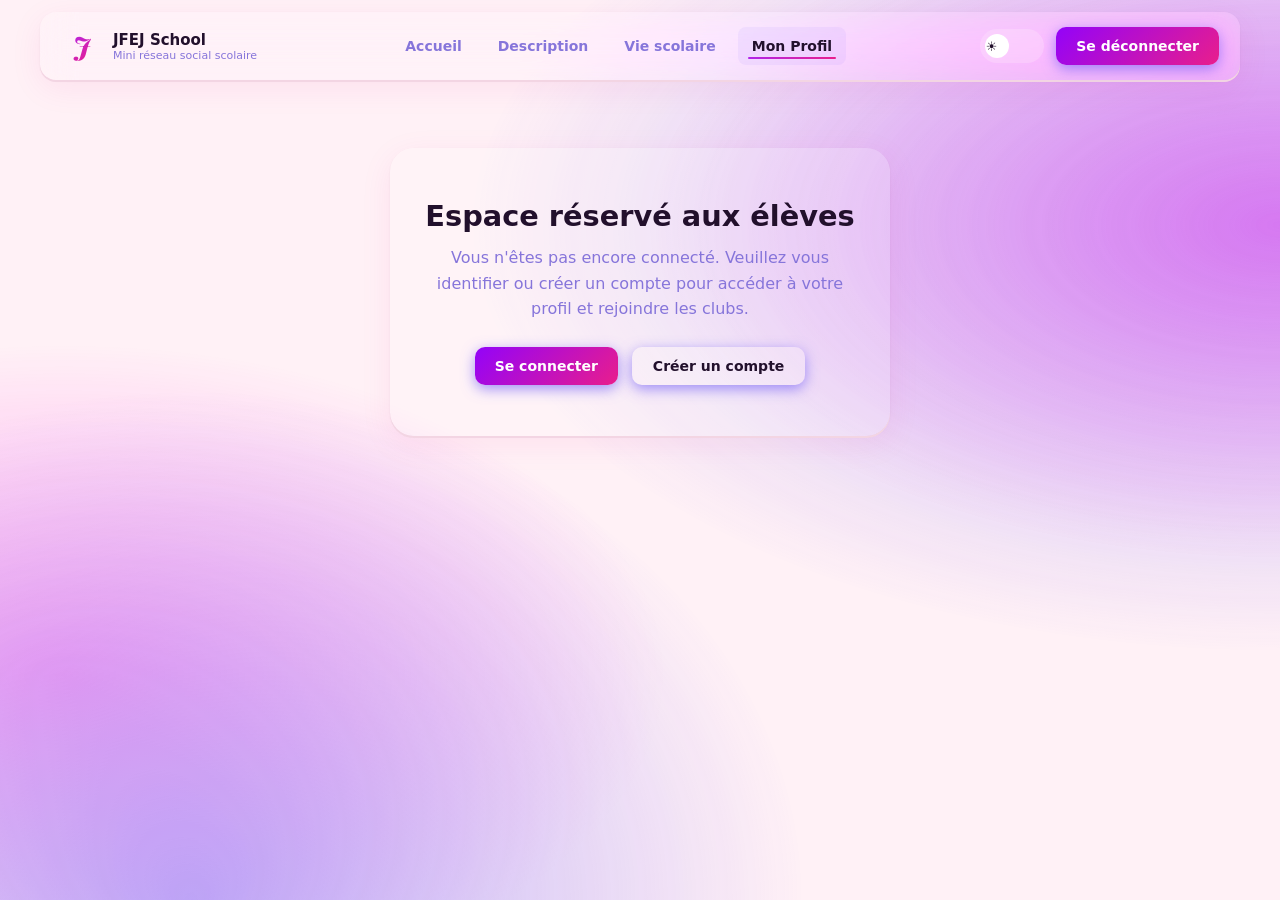
<file: JFEJ/HTML/profil.html>
<!DOCTYPE html>
<html lang="fr">
<head>
  <meta charset="UTF-8" />
  <meta name="viewport" content="width=device-width, initial-scale=1.0" />
  <title>JFEJ School — Mon Profil</title>
  <meta name="description" content="Espace profil de l'élève sur JFEJ School, mini réseau social pour lycéens." />
  
  <!-- Feuilles de style -->
  <link rel="stylesheet" href="../CSS/common.css" />
  <link rel="stylesheet" href="../CSS/profil.css" />
</head>
<body>
  <input type="checkbox" id="dark-mode-toggle" />

  <!-- HEADER TOPBAR -->
  <header class="topbar">
    <div class="container nav">
      <a href="index.html" class="brand" aria-label="JFEJ School">
        <div class="brand-mark">
          <span class="letter-j">J</span>
        </div>
        <div class="brand-text">
          <strong>JFEJ School</strong>
          <span>Mini réseau social scolaire</span>
        </div>
      </a>

      <nav class="menu" aria-label="Navigation principale">
        <ul>
          <li><a href="index.html">Accueil</a></li>
          <li><a href="description.html">Description</a></li>
          <li><a href="vie-scolaire.html">Vie scolaire</a></li>
          <li><a href="profil.html" aria-current="page">Mon Profil</a></li>
        </ul>
      </nav>

      <div class="actions">
        <label class="toggle-dark-mode" for="dark-mode-toggle" aria-label="Basculer le mode sombre">
          <div class="toggle-track">
            <div class="toggle-knob">
              <span class="toggle-icon toggle-icon--sun">☀</span>
              <span class="toggle-icon toggle-icon--moon">☽</span>
            </div>
          </div>
        </label>
        <a href="#logout" id="nav-auth-btn" class="btn-cta">Se déconnecter</a>
      </div>
    </div>
  </header>

  <main>
    <!-- CAS 1 : UTILISATEUR CONNECTÉ -->
    <div id="profile-logged-view" class="profile-container">
      <!-- CARTE ENTÊTE -->
      <section class="profile-card-header">
        <div class="profile-user-info">
          <div id="avatar-initials" class="profile-avatar">EN</div>
          <div class="profile-names">
            <h1 id="profile-display-name">Élève NSI</h1>
            <p id="profile-display-email" class="profile-email">eleve@jfej.fr</p>
            <div class="profile-badges">
              <span id="badge-classe" class="badge badge-classe">1ère Générale</span>
              <span id="badge-specialite" class="badge badge-specialite">NSI, Mathématiques, Physique-Chimie</span>
              <span class="badge badge-status">Compte actif</span>
            </div>
          </div>
        </div>

        <div class="header-actions">
          <a href="vie-scolaire.html" class="btn-cta">Voir les Clubs</a>
          <button id="btn-quick-logout" class="btn-logout" type="button">Déconnexion</button>
        </div>
      </section>

      <!-- STATISTIQUES RÉSEAU SCOLAIRE -->
      <section class="profile-stats-grid">
        <div class="stat-card">
          <div class="stat-icon">
            <svg width="26" height="26" viewBox="0 0 24 24" fill="none" stroke="currentColor" stroke-width="2" stroke-linecap="round" stroke-linejoin="round"><path d="M22 10v6M2 10l10-5 10 5-10 5z"/><path d="M6 12v5c3 3 9 3 12 0v-5"/></svg>
          </div>
          <div class="stat-number">3</div>
          <div class="stat-label">Clubs rejoints</div>
        </div>
        <div class="stat-card">
          <div class="stat-icon">
            <svg width="26" height="26" viewBox="0 0 24 24" fill="none" stroke="currentColor" stroke-width="2" stroke-linecap="round" stroke-linejoin="round"><path d="M14 2H6a2 2 0 0 0-2 2v16a2 2 0 0 0 2 2h12a2 2 0 0 0 2-2V8z"/><polyline points="14 2 14 8 20 8"/><line x1="16" y1="13" x2="8" y2="13"/><line x1="16" y1="17" x2="8" y2="17"/></svg>
          </div>
          <div class="stat-number">7</div>
          <div class="stat-label">Ressources & Cours partagés</div>
        </div>
        <div class="stat-card">
          <div class="stat-icon">
            <svg width="26" height="26" viewBox="0 0 24 24" fill="none" stroke="currentColor" stroke-width="2" stroke-linecap="round" stroke-linejoin="round"><path d="M21 15a2 2 0 0 1-2 2H7l-4 4V5a2 2 0 0 1 2-2h14a2 2 0 0 1 2 2z"/></svg>
          </div>
          <div class="stat-number">18</div>
          <div class="stat-label">Discussions actives</div>
        </div>
        <div class="stat-card">
          <div class="stat-icon">
            <svg width="26" height="26" viewBox="0 0 24 24" fill="none" stroke="currentColor" stroke-width="2" stroke-linecap="round" stroke-linejoin="round"><rect x="3" y="11" width="18" height="11" rx="2" ry="2"/><path d="M7 11V7a5 5 0 0 1 10 0v4"/></svg>
          </div>
          <div class="stat-number">100%</div>
          <div class="stat-label">Profil sécurisé</div>
        </div>
      </section>

      <!-- CONTENU PRINCIPAL EN 2 COLONNES -->
      <div class="profile-main-grid">
        <!-- Colonne Gauche : Détails du compte -->
        <section class="profile-card-section">
          <h2>Détails de mon compte</h2>
          <div class="info-list">
            <div class="info-item">
              <span class="info-label">Prénom</span>
              <span id="info-prenom" class="info-value">Élève</span>
            </div>
            <div class="info-item">
              <span class="info-label">Nom</span>
              <span id="info-nom" class="info-value">NSI</span>
            </div>
            <div class="info-item">
              <span class="info-label">Email scolaire</span>
              <span id="info-email" class="info-value">eleve@jfej.fr</span>
            </div>
            <div class="info-item">
              <span class="info-label">Niveau d'études</span>
              <span id="info-classe" class="info-value">1ère Générale</span>
            </div>
            <div class="info-item">
              <span class="info-label">Spécialités</span>
              <span id="info-specialite" class="info-value">Numérique et Sciences Informatiques (NSI), Mathématique, Physique-Chimie</span>
            </div>
            <div class="info-item">
              <span class="info-label">Établissement</span>
              <span class="info-value">Lycée JFEJ School</span>
            </div>
          </div>
        </section>

        <!-- Colonne Droite : Modifier mes informations -->
        <section class="profile-card-section">
          <h2>Mettre à jour mon profil</h2>
          
          <form id="profile-edit-form" class="edit-form">
            <div class="edit-group">
              <label for="edit-bio">Bio scolaire :</label>
              <textarea id="edit-bio" class="edit-textarea" placeholder="Partagez quelques mots sur vos matières préférées, vos projets..."></textarea>
            </div>

            <div class="edit-group">
              <span class="specialite-label">Spécialités :</span>
              <div id="specialite-fields" class="specialite-fields" aria-describedby="specialite-help">
                <div class="specialite-field"><label for="edit-specialite-1">Spécialité 1</label><select id="edit-specialite-1" class="edit-select"><option value="">Choisir...</option><option value="Numérique et Sciences Informatiques (NSI)">NSI</option><option value="Mathématique">Mathématiques</option><option value="Physique-Chimie">Physique-Chimie</option><option value="Science de la Vie et de la Terre">SVT</option><option value="Sciences Économiques et Sociales (SES)">SES</option><option value="Histoire-Géographie, Géopolitique et Sciences Politiques(HGGSP)">HGGSP</option><option value="Humanités, Littérature et Philosophie (HLP)">HLP</option><option value="Langues, littératures et cultures étrangères et régionales (LLCER - Anglais)">LLCER Anglais</option></select></div>
                <div class="specialite-field"><label for="edit-specialite-2">Spécialité 2</label><select id="edit-specialite-2" class="edit-select"><option value="">Choisir...</option><option value="Numérique et Sciences Informatiques (NSI)">NSI</option><option value="Mathématique">Mathématiques</option><option value="Physique-Chimie">Physique-Chimie</option><option value="Science de la Vie et de la Terre">SVT</option><option value="Sciences Économiques et Sociales (SES)">SES</option><option value="Histoire-Géographie, Géopolitique et Sciences Politiques(HGGSP)">HGGSP</option><option value="Humanités, Littérature et Philosophie (HLP)">HLP</option><option value="Langues, littératures et cultures étrangères et régionales (LLCER - Anglais)">LLCER Anglais</option></select></div>
                <div class="specialite-field"><label for="edit-specialite-3">Spécialité 3</label><select id="edit-specialite-3" class="edit-select"><option value="">Choisir...</option><option value="Numérique et Sciences Informatiques (NSI)">NSI</option><option value="Mathématique">Mathématiques</option><option value="Physique-Chimie">Physique-Chimie</option><option value="Science de la Vie et de la Terre">SVT</option><option value="Sciences Économiques et Sociales (SES)">SES</option><option value="Histoire-Géographie, Géopolitique et Sciences Politiques(HGGSP)">HGGSP</option><option value="Humanités, Littérature et Philosophie (HLP)">HLP</option><option value="Langues, littératures et cultures étrangères et régionales (LLCER - Anglais)">LLCER Anglais</option></select></div>
              </div>
              <small id="specialite-help" class="form-help">Choisissez 3 spécialités en Première ou 2 en Terminale. En Seconde, aucune spécialité n'est à choisir.</small>
              <button id="btn-confirm-specialites" type="button" class="btn-save-profile">Confirmer mes spécialités</button>
            </div>

            <div class="edit-group">
              <label for="edit-classe">Changer ma classe :</label>
              <select id="edit-classe" class="edit-select">
                <option value="Seconde">Seconde</option>
                <option value="1ère">1ère Générale</option>
                <option value="Terminale">Terminale Générale</option>
              </select>
            </div>

            <button type="submit" class="btn-save-profile">Enregistrer les modifications</button>
          </form>
        </section>
      </div>
    </div>

    <!-- CAS 2 : UTILISATEUR NON CONNECTÉ (INVITÉ) -->
    <section id="profile-guest-view" class="guest-card">
      <h2>Espace réservé aux élèves</h2>
      <p>Vous n'êtes pas encore connecté. Veuillez vous identifier ou créer un compte pour accéder à votre profil et rejoindre les clubs.</p>
      
      <div class="guest-actions">
        <a href="../Page de Connexion/HTML/Page de connexion.html" class="btn-cta">Se connecter</a>
        <a href="../Page d'inscription/html/Inscription.html" class="btn-cta" style="background: var(--surface2); color: var(--text); border: 1px solid var(--border);">Créer un compte</a>
      </div>
    </section>
  </main>

  <!-- SCRIPTS -->
  <script src="../JS/navigation.js"></script>
  <script src="../JS/auth.js"></script>
  <script src="../JS/profil.js"></script>
</body>
</html>
</file>
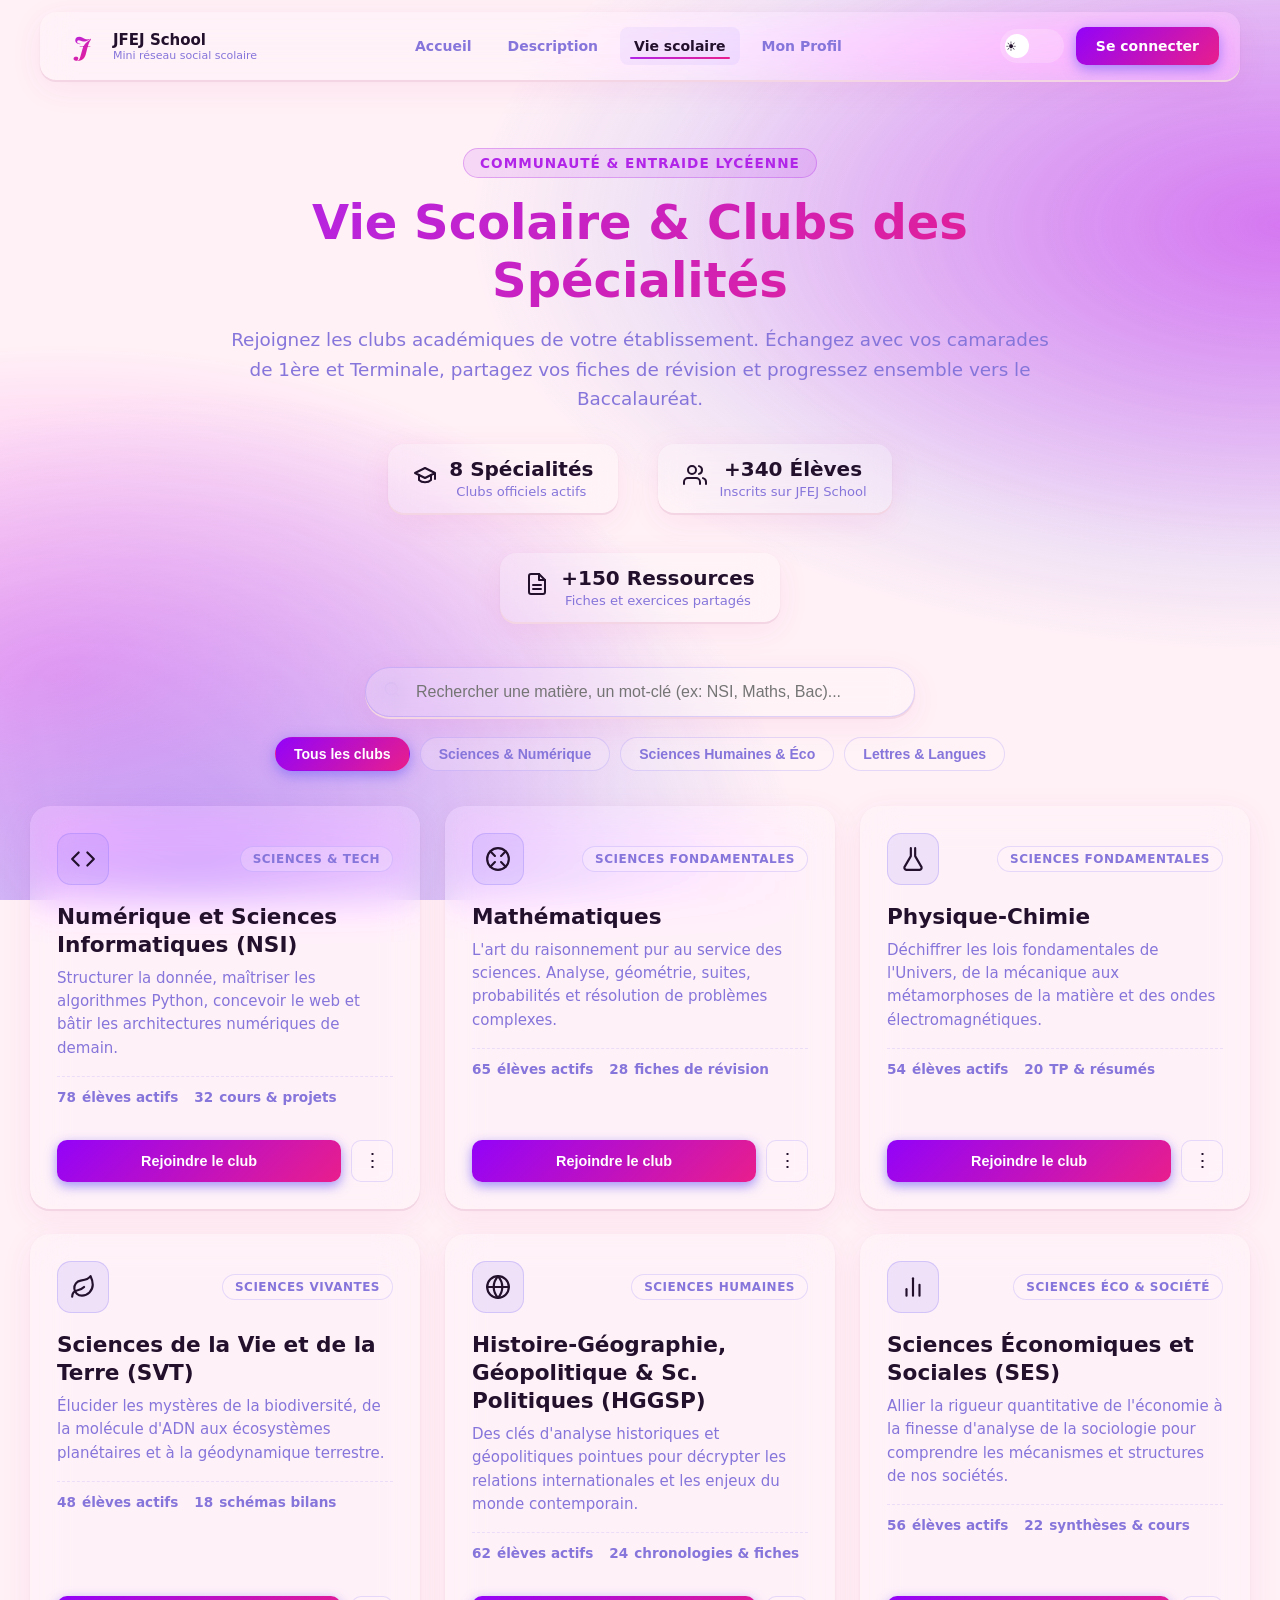
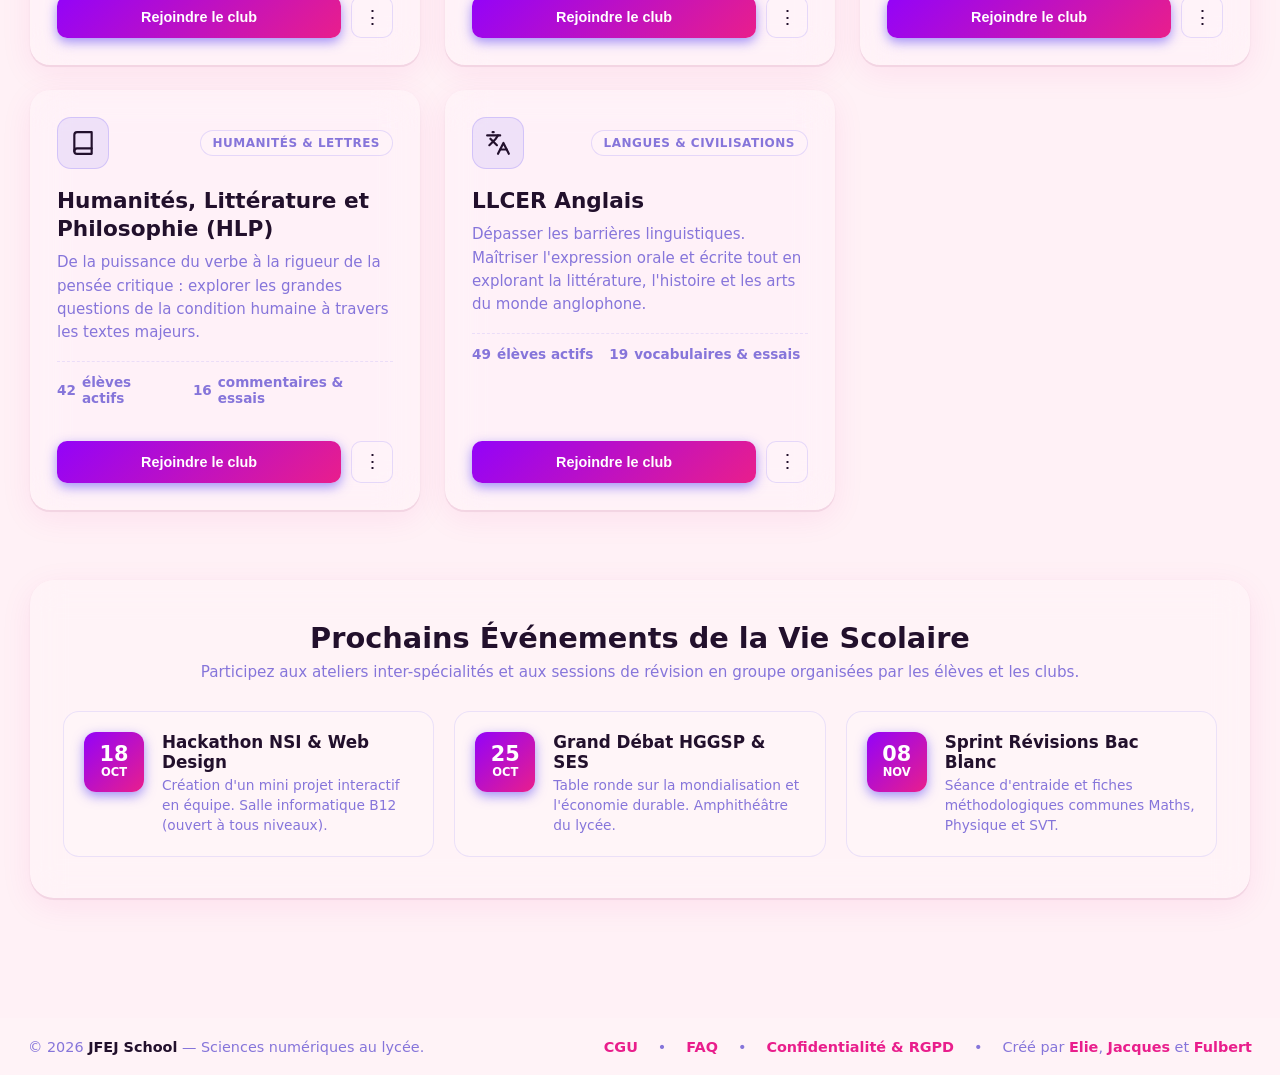
<file: JFEJ/HTML/vie-scolaire.html>
<!DOCTYPE html>
<html lang="fr">
<head>
  <meta charset="UTF-8" />
  <meta name="viewport" content="width=device-width, initial-scale=1.0" />
  <title>JFEJ School — Vie Scolaire & Clubs des Spécialités</title>
  <meta name="description" content="Découvrez les clubs de spécialités du lycée sur JFEJ School : NSI, Mathématiques, Physique, SVT, HGGSP, SES, HLP et LLCER." />
  
  <!-- Feuilles de style -->
  <link rel="stylesheet" href="../CSS/common.css" />
  <link rel="stylesheet" href="../CSS/vie-scolaire.css" />
</head>
<body>
  <input type="checkbox" id="dark-mode-toggle" />

  <!-- HEADER TOPBAR -->
  <header class="topbar">
    <div class="container nav">
      <a href="index.html" class="brand" aria-label="JFEJ School">
        <div class="brand-mark">
          <span class="letter-j">J</span>
        </div>
        <div class="brand-text">
          <strong>JFEJ School</strong>
          <span>Mini réseau social scolaire</span>
        </div>
      </a>

      <nav class="menu" aria-label="Navigation principale">
        <ul>
          <li><a href="index.html">Accueil</a></li>
          <li><a href="description.html">Description</a></li>
          <li><a href="vie-scolaire.html" aria-current="page">Vie scolaire</a></li>
          <li><a href="profil.html">Mon Profil</a></li>
        </ul>
      </nav>

      <div class="actions">
        <label class="toggle-dark-mode" for="dark-mode-toggle" aria-label="Basculer le mode sombre">
          <div class="toggle-track">
            <div class="toggle-knob">
              <span class="toggle-icon toggle-icon--sun">☀</span>
              <span class="toggle-icon toggle-icon--moon">☽</span>
            </div>
          </div>
        </label>
        <a href="../Page de Connexion/HTML/Page de connexion.html" class="btn-cta">Se connecter</a>
      </div>
    </div>
  </header>

  <!-- CONTENU PRINCIPAL -->
  <main>
    <section id="vie-scolaire" class="card-section">
      <!-- EN-TÊTE HERO -->
      <div class="vie-scolaire-hero">
        <span class="hero-tag">Communauté & Entraide Lycéenne</span>
        <h1>Vie Scolaire & Clubs des Spécialités</h1>
        <p>
          Rejoignez les clubs académiques de votre établissement. Échangez avec vos camarades de 1ère et Terminale, partagez vos fiches de révision et progressez ensemble vers le Baccalauréat.
        </p>

        <!-- STATISTIQUES GLOBALES -->
        <div class="vie-scolaire-stats">
          <div class="hero-stat-item">
            <div class="hero-stat-icon">
              <svg width="24" height="24" viewBox="0 0 24 24" fill="none" stroke="currentColor" stroke-width="2" stroke-linecap="round" stroke-linejoin="round"><path d="M22 10v6M2 10l10-5 10 5-10 5z"/><path d="M6 12v5c3 3 9 3 12 0v-5"/></svg>
            </div>
            <div class="hero-stat-text">
              <strong>8 Spécialités</strong>
              <span>Clubs officiels actifs</span>
            </div>
          </div>
          <div class="hero-stat-item">
            <div class="hero-stat-icon">
              <svg width="24" height="24" viewBox="0 0 24 24" fill="none" stroke="currentColor" stroke-width="2" stroke-linecap="round" stroke-linejoin="round"><path d="M17 21v-2a4 4 0 0 0-4-4H5a4 4 0 0 0-4 4v2"/><circle cx="9" cy="7" r="4"/><path d="M23 21v-2a4 4 0 0 0-3-3.87"/><path d="M16 3.13a4 4 0 0 1 0 7.75"/></svg>
            </div>
            <div class="hero-stat-text">
              <strong>+340 Élèves</strong>
              <span>Inscrits sur JFEJ School</span>
            </div>
          </div>
          <div class="hero-stat-item">
            <div class="hero-stat-icon">
              <svg width="24" height="24" viewBox="0 0 24 24" fill="none" stroke="currentColor" stroke-width="2" stroke-linecap="round" stroke-linejoin="round"><path d="M14 2H6a2 2 0 0 0-2 2v16a2 2 0 0 0 2 2h12a2 2 0 0 0 2-2V8z"/><polyline points="14 2 14 8 20 8"/><line x1="16" y1="13" x2="8" y2="13"/><line x1="16" y1="17" x2="8" y2="17"/></svg>
            </div>
            <div class="hero-stat-text">
              <strong>+150 Ressources</strong>
              <span>Fiches et exercices partagés</span>
            </div>
          </div>
        </div>
      </div>

      <!-- CONTRÔLES : RECHERCHE & FILTRES -->
      <div class="clubs-controls">
        <div class="search-box-container">
          <span class="search-icon">
            <svg width="18" height="18" viewBox="0 0 24 24" fill="none" stroke="currentColor" stroke-width="2" stroke-linecap="round" stroke-linejoin="round"><circle cx="11" cy="11" r="8"/><line x1="21" y1="21" x2="16.65" y2="16.65"/></svg>
          </span>
          <input 
            type="search" 
            id="club-search" 
            class="search-input" 
            placeholder="Rechercher une matière, un mot-clé (ex: NSI, Maths, Bac)..." 
            aria-label="Rechercher un club"
          />
        </div>

        <div class="filter-tags" role="tablist">
          <button class="filter-btn active" data-filter="all">Tous les clubs</button>
          <button class="filter-btn" data-filter="sciences">Sciences & Numérique</button>
          <button class="filter-btn" data-filter="humaines">Sciences Humaines & Éco</button>
          <button class="filter-btn" data-filter="lettres">Lettres & Langues</button>
        </div>
      </div>

      <!-- GRILLE DES 8 CLUBS ACADÉMIQUES -->
      <div class="clubs-grid" id="clubs-grid">

        <!-- 1. NSI -->
        <article class="club-card" data-category="sciences" data-title="numérique et sciences informatiques nsi code python web algorithme">
          <div class="club-top-bar">
            <div class="club-icon-wrapper">
              <svg width="26" height="26" viewBox="0 0 24 24" fill="none" stroke="currentColor" stroke-width="2" stroke-linecap="round" stroke-linejoin="round"><polyline points="16 18 22 12 16 6"/><polyline points="8 6 2 12 8 18"/></svg>
            </div>
            <span class="club-pole-badge">Sciences & Tech</span>
          </div>
          <div class="club-body">
            <h2>Numérique et Sciences Informatiques (NSI)</h2>
            <p>Structurer la donnée, maîtriser les algorithmes Python, concevoir le web et bâtir les architectures numériques de demain.</p>
            <div class="club-meta">
              <span class="club-meta-item"><strong>78</strong> élèves actifs</span>
              <span class="club-meta-item"><strong>32</strong> cours & projets</span>
            </div>
          </div>
          <div class="club-footer">
            <button class="btn-club-action" data-club="NSI">Rejoindre le club</button>
            <button class="club-dropdown-trigger" aria-label="Niveaux et événements">⋮</button>
            <div class="club-dropdown-panel">
              <a href="#" class="club-dropdown-link" onclick="openClubModal('NSI', '1ère'); return false;">Classe de 1ère</a>
              <a href="#" class="club-dropdown-link" onclick="openClubModal('NSI', 'Terminale'); return false;">Classe de Terminale</a>
              <a href="#" class="club-dropdown-link" onclick="openClubModal('NSI', 'Événements'); return false;">Événements & Hackathons</a>
            </div>
          </div>
        </article>

        <!-- 2. MATHÉMATIQUES -->
        <article class="club-card" data-category="sciences" data-title="mathématiques maths démonstration analyse géométrie probabilités">
          <div class="club-top-bar">
            <div class="club-icon-wrapper">
              <svg width="26" height="26" viewBox="0 0 24 24" fill="none" stroke="currentColor" stroke-width="2" stroke-linecap="round" stroke-linejoin="round"><circle cx="12" cy="12" r="10"/><path d="m4.93 4.93 4.24 4.24"/><path d="m14.83 9.17 4.24-4.24"/><path d="m14.83 14.83 4.24 4.24"/><path d="m9.17 14.83-4.24 4.24"/></svg>
            </div>
            <span class="club-pole-badge">Sciences Fondamentales</span>
          </div>
          <div class="club-body">
            <h2>Mathématiques</h2>
            <p>L'art du raisonnement pur au service des sciences. Analyse, géométrie, suites, probabilités et résolution de problèmes complexes.</p>
            <div class="club-meta">
              <span class="club-meta-item"><strong>65</strong> élèves actifs</span>
              <span class="club-meta-item"><strong>28</strong> fiches de révision</span>
            </div>
          </div>
          <div class="club-footer">
            <button class="btn-club-action" data-club="Mathématiques">Rejoindre le club</button>
            <button class="club-dropdown-trigger" aria-label="Niveaux et événements">⋮</button>
            <div class="club-dropdown-panel">
              <a href="#" class="club-dropdown-link" onclick="openClubModal('Mathématiques', '1ère'); return false;">Classe de 1ère</a>
              <a href="#" class="club-dropdown-link" onclick="openClubModal('Mathématiques', 'Terminale'); return false;">Classe de Terminale</a>
              <a href="#" class="club-dropdown-link" onclick="openClubModal('Mathématiques', 'Événements'); return false;">Concours & Olympiades</a>
            </div>
          </div>
        </article>

        <!-- 3. PHYSIQUE-CHIMIE -->
        <article class="club-card" data-category="sciences" data-title="physique chimie matière énergie ondes mécanique réactions">
          <div class="club-top-bar">
            <div class="club-icon-wrapper">
              <svg width="26" height="26" viewBox="0 0 24 24" fill="none" stroke="currentColor" stroke-width="2" stroke-linecap="round" stroke-linejoin="round"><path d="M10 2v7.31L4.1 19.46A2 2 0 0 0 5.82 22h12.36a2 2 0 0 0 1.72-2.54L14 9.31V2"/></svg>
            </div>
            <span class="club-pole-badge">Sciences Fondamentales</span>
          </div>
          <div class="club-body">
            <h2>Physique-Chimie</h2>
            <p>Déchiffrer les lois fondamentales de l'Univers, de la mécanique aux métamorphoses de la matière et des ondes électromagnétiques.</p>
            <div class="club-meta">
              <span class="club-meta-item"><strong>54</strong> élèves actifs</span>
              <span class="club-meta-item"><strong>20</strong> TP & résumés</span>
            </div>
          </div>
          <div class="club-footer">
            <button class="btn-club-action" data-club="Physique-Chimie">Rejoindre le club</button>
            <button class="club-dropdown-trigger" aria-label="Niveaux et événements">⋮</button>
            <div class="club-dropdown-panel">
              <a href="#" class="club-dropdown-link" onclick="openClubModal('Physique-Chimie', '1ère'); return false;">Classe de 1ère</a>
              <a href="#" class="club-dropdown-link" onclick="openClubModal('Physique-Chimie', 'Terminale'); return false;">Classe de Terminale</a>
              <a href="#" class="club-dropdown-link" onclick="openClubModal('Physique-Chimie', 'Événements'); return false;">Laboratoire & Expériences</a>
            </div>
          </div>
        </article>

        <!-- 4. SVT -->
        <article class="club-card" data-category="sciences" data-title="sciences de la vie et de la terre svt biologie génétique géologie écosystèmes">
          <div class="club-top-bar">
            <div class="club-icon-wrapper">
              <svg width="26" height="26" viewBox="0 0 24 24" fill="none" stroke="currentColor" stroke-width="2" stroke-linecap="round" stroke-linejoin="round"><path d="M11 20A7 7 0 0 1 9.8 6.1C15.5 5 17 4.48 19 2c1 2 2 4.18 2 8 0 5.5-4.78 10-10 10Z"/><path d="M2 21c0-3 1.85-5.36 5.08-6C9.5 14.52 12 13 13 12"/></svg>
            </div>
            <span class="club-pole-badge">Sciences Vivantes</span>
          </div>
          <div class="club-body">
            <h2>Sciences de la Vie et de la Terre (SVT)</h2>
            <p>Élucider les mystères de la biodiversité, de la molécule d'ADN aux écosystèmes planétaires et à la géodynamique terrestre.</p>
            <div class="club-meta">
              <span class="club-meta-item"><strong>48</strong> élèves actifs</span>
              <span class="club-meta-item"><strong>18</strong> schémas bilans</span>
            </div>
          </div>
          <div class="club-footer">
            <button class="btn-club-action" data-club="SVT">Rejoindre le club</button>
            <button class="club-dropdown-trigger" aria-label="Niveaux et événements">⋮</button>
            <div class="club-dropdown-panel">
              <a href="#" class="club-dropdown-link" onclick="openClubModal('SVT', '1ère'); return false;">Classe de 1ère</a>
              <a href="#" class="club-dropdown-link" onclick="openClubModal('SVT', 'Terminale'); return false;">Classe de Terminale</a>
              <a href="#" class="club-dropdown-link" onclick="openClubModal('SVT', 'Événements'); return false;">Sorties & Ateliers</a>
            </div>
          </div>
        </article>

        <!-- 5. HGGSP -->
        <article class="club-card" data-category="humaines" data-title="histoire géographie géopolitique sciences politiques hggsp débats puissance frontières">
          <div class="club-top-bar">
            <div class="club-icon-wrapper">
              <svg width="26" height="26" viewBox="0 0 24 24" fill="none" stroke="currentColor" stroke-width="2" stroke-linecap="round" stroke-linejoin="round"><circle cx="12" cy="12" r="10"/><line x1="2" y1="12" x2="22" y2="12"/><path d="M12 2a15.3 15.3 0 0 1 4 10 15.3 15.3 0 0 1-4 10 15.3 15.3 0 0 1-4-10 15.3 15.3 0 0 1 4-10z"/></svg>
            </div>
            <span class="club-pole-badge">Sciences Humaines</span>
          </div>
          <div class="club-body">
            <h2>Histoire-Géographie, Géopolitique & Sc. Politiques (HGGSP)</h2>
            <p>Des clés d'analyse historiques et géopolitiques pointues pour décrypter les relations internationales et les enjeux du monde contemporain.</p>
            <div class="club-meta">
              <span class="club-meta-item"><strong>62</strong> élèves actifs</span>
              <span class="club-meta-item"><strong>24</strong> chronologies & fiches</span>
            </div>
          </div>
          <div class="club-footer">
            <button class="btn-club-action" data-club="HGGSP">Rejoindre le club</button>
            <button class="club-dropdown-trigger" aria-label="Niveaux et événements">⋮</button>
            <div class="club-dropdown-panel">
              <a href="#" class="club-dropdown-link" onclick="openClubModal('HGGSP', '1ère'); return false;">Classe de 1ère</a>
              <a href="#" class="club-dropdown-link" onclick="openClubModal('HGGSP', 'Terminale'); return false;">Classe de Terminale</a>
              <a href="#" class="club-dropdown-link" onclick="openClubModal('HGGSP', 'Événements'); return false;">Café Géopolitique & Débats</a>
            </div>
          </div>
        </article>

        <!-- 6. SES -->
        <article class="club-card" data-category="humaines" data-title="sciences économiques et sociales ses économie sociologie marchés travail monnaie">
          <div class="club-top-bar">
            <div class="club-icon-wrapper">
              <svg width="26" height="26" viewBox="0 0 24 24" fill="none" stroke="currentColor" stroke-width="2" stroke-linecap="round" stroke-linejoin="round"><line x1="18" y1="20" x2="18" y2="10"/><line x1="12" y1="20" x2="12" y2="4"/><line x1="6" y1="20" x2="6" y2="14"/></svg>
            </div>
            <span class="club-pole-badge">Sciences Éco & Société</span>
          </div>
          <div class="club-body">
            <h2>Sciences Économiques et Sociales (SES)</h2>
            <p>Allier la rigueur quantitative de l'économie à la finesse d'analyse de la sociologie pour comprendre les mécanismes et structures de nos sociétés.</p>
            <div class="club-meta">
              <span class="club-meta-item"><strong>56</strong> élèves actifs</span>
              <span class="club-meta-item"><strong>22</strong> synthèses & cours</span>
            </div>
          </div>
          <div class="club-footer">
            <button class="btn-club-action" data-club="SES">Rejoindre le club</button>
            <button class="club-dropdown-trigger" aria-label="Niveaux et événements">⋮</button>
            <div class="club-dropdown-panel">
              <a href="#" class="club-dropdown-link" onclick="openClubModal('SES', '1ère'); return false;">Classe de 1ère</a>
              <a href="#" class="club-dropdown-link" onclick="openClubModal('SES', 'Terminale'); return false;">Classe de Terminale</a>
              <a href="#" class="club-dropdown-link" onclick="openClubModal('SES', 'Événements'); return false;">Simulations Économiques</a>
            </div>
          </div>
        </article>

        <!-- 7. HLP -->
        <article class="club-card" data-category="lettres" data-title="humanités littérature philosophie hlp éloquence pensée textes auteurs réflexion">
          <div class="club-top-bar">
            <div class="club-icon-wrapper">
              <svg width="26" height="26" viewBox="0 0 24 24" fill="none" stroke="currentColor" stroke-width="2" stroke-linecap="round" stroke-linejoin="round"><path d="M4 19.5A2.5 2.5 0 0 1 6.5 17H20"/><path d="M6.5 2H20v20H6.5A2.5 2.5 0 0 1 4 19.5v-15A2.5 2.5 0 0 1 6.5 2z"/></svg>
            </div>
            <span class="club-pole-badge">Humanités & Lettres</span>
          </div>
          <div class="club-body">
            <h2>Humanités, Littérature et Philosophie (HLP)</h2>
            <p>De la puissance du verbe à la rigueur de la pensée critique : explorer les grandes questions de la condition humaine à travers les textes majeurs.</p>
            <div class="club-meta">
              <span class="club-meta-item"><strong>42</strong> élèves actifs</span>
              <span class="club-meta-item"><strong>16</strong> commentaires & essais</span>
            </div>
          </div>
          <div class="club-footer">
            <button class="btn-club-action" data-club="HLP">Rejoindre le club</button>
            <button class="club-dropdown-trigger" aria-label="Niveaux et événements">⋮</button>
            <div class="club-dropdown-panel">
              <a href="#" class="club-dropdown-link" onclick="openClubModal('HLP', '1ère'); return false;">Classe de 1ère</a>
              <a href="#" class="club-dropdown-link" onclick="openClubModal('HLP', 'Terminale'); return false;">Classe de Terminale</a>
              <a href="#" class="club-dropdown-link" onclick="openClubModal('HLP', 'Événements'); return false;">Club d'Éloquence & Débats</a>
            </div>
          </div>
        </article>

        <!-- 8. LLCER -->
        <article class="club-card" data-category="lettres" data-title="llcer anglais langues littérature civilisation débat oral expression">
          <div class="club-top-bar">
            <div class="club-icon-wrapper">
              <svg width="26" height="26" viewBox="0 0 24 24" fill="none" stroke="currentColor" stroke-width="2" stroke-linecap="round" stroke-linejoin="round"><path d="m5 8 6 6"/><path d="m4 14 6-6 2-3"/><path d="M2 5h12"/><path d="M7 2h1"/><path d="m22 22-5-10-5 10"/><path d="M14 18h6"/></svg>
            </div>
            <span class="club-pole-badge">Langues & Civilisations</span>
          </div>
          <div class="club-body">
            <h2>LLCER Anglais</h2>
            <p>Dépasser les barrières linguistiques. Maîtriser l'expression orale et écrite tout en explorant la littérature, l'histoire et les arts du monde anglophone.</p>
            <div class="club-meta">
              <span class="club-meta-item"><strong>49</strong> élèves actifs</span>
              <span class="club-meta-item"><strong>19</strong> vocabulaires & essais</span>
            </div>
          </div>
          <div class="club-footer">
            <button class="btn-club-action" data-club="LLCER Anglais">Rejoindre le club</button>
            <button class="club-dropdown-trigger" aria-label="Niveaux et événements">⋮</button>
            <div class="club-dropdown-panel">
              <a href="#" class="club-dropdown-link" onclick="openClubModal('LLCER Anglais', '1ère'); return false;">Classe de 1ère</a>
              <a href="#" class="club-dropdown-link" onclick="openClubModal('LLCER Anglais', 'Terminale'); return false;">Classe de Terminale</a>
              <a href="#" class="club-dropdown-link" onclick="openClubModal('LLCER Anglais', 'Événements'); return false;">English Debate Club</a>
            </div>
          </div>
        </article>

      </div>

      <!-- SECTION PROCHAINS ÉVÉNEMENTS DU LYCÉE -->
      <section class="school-events-section">
        <div class="events-header">
          <h2>Prochains Événements de la Vie Scolaire</h2>
          <p>Participez aux ateliers inter-spécialités et aux sessions de révision en groupe organisées par les élèves et les clubs.</p>
        </div>

        <div class="events-grid">
          <div class="event-card">
            <div class="event-date-box">
              <span class="day">18</span>
              <span class="month">Oct</span>
            </div>
            <div class="event-info">
              <h3>Hackathon NSI & Web Design</h3>
              <p>Création d'un mini projet interactif en équipe. Salle informatique B12 (ouvert à tous niveaux).</p>
            </div>
          </div>

          <div class="event-card">
            <div class="event-date-box">
              <span class="day">25</span>
              <span class="month">Oct</span>
            </div>
            <div class="event-info">
              <h3>Grand Débat HGGSP & SES</h3>
              <p>Table ronde sur la mondialisation et l'économie durable. Amphithéâtre du lycée.</p>
            </div>
          </div>

          <div class="event-card">
            <div class="event-date-box">
              <span class="day">08</span>
              <span class="month">Nov</span>
            </div>
            <div class="event-info">
              <h3>Sprint Révisions Bac Blanc</h3>
              <p>Séance d'entraide et fiches méthodologiques communes Maths, Physique et SVT.</p>
            </div>
          </div>
        </div>
      </section>

    </section>
  </main>

  <!-- MODAL DE PRÉSENTATION DU CLUB -->
  <div id="club-modal" class="club-modal-overlay" role="dialog" aria-modal="true">
    <div class="club-modal-content">
      <button class="club-modal-close" onclick="closeClubModal()" aria-label="Fermer la fenêtre">✕</button>
      <div class="modal-header">
        <div id="modal-icon" class="modal-icon">
          <svg width="28" height="28" viewBox="0 0 24 24" fill="none" stroke="currentColor" stroke-width="2" stroke-linecap="round" stroke-linejoin="round"><path d="M22 10v6M2 10l10-5 10 5-10 5z"/><path d="M6 12v5c3 3 9 3 12 0v-5"/></svg>
        </div>
        <div class="modal-title">
          <h2 id="modal-club-name">Nom du Club</h2>
          <span id="modal-club-section" class="club-pole-badge">Niveau sélectionné</span>
        </div>
      </div>
      <div class="modal-body">
        <p id="modal-club-description">
          Bienvenue dans l'espace de ce club. Vous y trouverez les ressources de cours partagées, les canaux de discussion par classe et les plannings de devoirs surveillés.
        </p>
      </div>
      <div class="modal-actions">
        <button id="modal-join-btn" class="btn-club-action">Rejoindre ce club maintenant</button>
        <button class="btn-club-action" style="background: var(--surface2); color: var(--text); border: 1px solid var(--border); box-shadow: none;" onclick="closeClubModal()">Fermer</button>
      </div>
    </div>
  </div>

  <!-- SCRIPTS -->
  <script src="../JS/navigation.js"></script>
  <script src="../JS/interactive.js"></script>
  <script src="../JS/auth.js"></script>

  <script>
    // 1. GESTION DE LA RECHERCHE & DES FILTRES DE CATÉGORIES
    const searchInput = document.getElementById('club-search');
    const filterButtons = document.querySelectorAll('.filter-btn');
    const clubCards = document.querySelectorAll('.club-card');

    function filterClubs() {
      const searchTerm = searchInput.value.toLowerCase().trim();
      const activeFilter = document.querySelector('.filter-btn.active').getAttribute('data-filter');

      clubCards.forEach(card => {
        const category = card.getAttribute('data-category');
        const searchData = (card.getAttribute('data-title') + ' ' + card.querySelector('h2').textContent).toLowerCase();

        const matchesCategory = (activeFilter === 'all' || category === activeFilter);
        const matchesSearch = (!searchTerm || searchData.includes(searchTerm));

        if (matchesCategory && matchesSearch) {
          card.style.display = 'flex';
        } else {
          card.style.display = 'none';
        }
      });
    }

    searchInput.addEventListener('input', filterClubs);

    filterButtons.forEach(btn => {
      btn.addEventListener('click', function() {
        filterButtons.forEach(b => b.classList.remove('active'));
        this.classList.add('active');
        filterClubs();
      });
    });

    // 2. GESTION DES MENUS DÉROULANTS (⋮)
    document.querySelectorAll('.club-dropdown-trigger').forEach(trigger => {
      trigger.addEventListener('click', function(e) {
        e.stopPropagation();
        const card = this.closest('.club-card');
        const panel = card.querySelector('.club-dropdown-panel');
        
        document.querySelectorAll('.club-dropdown-panel').forEach(p => {
          if (p !== panel) p.classList.remove('active');
        });
        
        panel.classList.toggle('active');
      });
    });

    document.addEventListener('click', () => {
      document.querySelectorAll('.club-dropdown-panel').forEach(panel => {
        panel.classList.remove('active');
      });
    });

    // 3. GESTION DU MODAL D'EXPLORATION DE CLUB
    const modal = document.getElementById('club-modal');
    const modalTitle = document.getElementById('modal-club-name');
    const modalSection = document.getElementById('modal-club-section');
    const modalJoinBtn = document.getElementById('modal-join-btn');

    function openClubModal(clubName, section) {
      modalTitle.textContent = clubName;
      modalSection.textContent = section ? `Espace ${section}` : 'Espace Officiel';
      modal.classList.add('active');

      modalJoinBtn.onclick = () => {
        joinClub(clubName);
      };
    }

    function closeClubModal() {
      modal.classList.remove('active');
    }

    modal.addEventListener('click', (e) => {
      if (e.target === modal) closeClubModal();
    });

    document.querySelectorAll('.btn-club-action[data-club]').forEach(btn => {
      btn.addEventListener('click', function() {
        const club = this.getAttribute('data-club');
        joinClub(club);
      });
    });

    function joinClub(clubName) {
      const currentUser = sessionStorage.getItem('jfej_current_user');
      if (!currentUser) {
        if (confirm(`Pour rejoindre le club ${clubName}, vous devez être connecté. Souhaitez-vous aller sur la page de connexion ?`)) {
          window.location.href = '../Page de Connexion/HTML/Page de connexion.html';
        }
        return;
      }

      alert(`Félicitations ! Vous avez rejoint le club ${clubName} de JFEJ School.`);
      closeClubModal();
    }
  </script>

  <footer class="site-footer">
    <div class="site-footer-inner">
      <p class="site-footer-copy">© 2026 <a href="index.html">JFEJ School</a> — Sciences numériques au lycée.</p>
      <div class="site-footer-meta">
        <a href="confidentialite.html">CGU</a>
        <span class="site-footer-separator" aria-hidden="true">•</span>
        <a href="#">FAQ</a>
        <span class="site-footer-separator" aria-hidden="true">•</span>
        <a href="confidentialite.html">Confidentialité &amp; RGPD</a>
        <span class="site-footer-separator" aria-hidden="true">•</span>
        <p>Créé par
          <a href="https://www.instagram.com/neoxtoons/" target="_blank" rel="noopener noreferrer">Elie</a>,
          <a href="https://www.instagram.com/mister_j_33/" target="_blank" rel="noopener noreferrer">Jacques</a> et
          <a href="https://www.instagram.com/fulbert_geyrat/" target="_blank" rel="noopener noreferrer">Fulbert</a>
        </p>
      </div>
    </div>
  </footer>
</body>
</html>
</file>
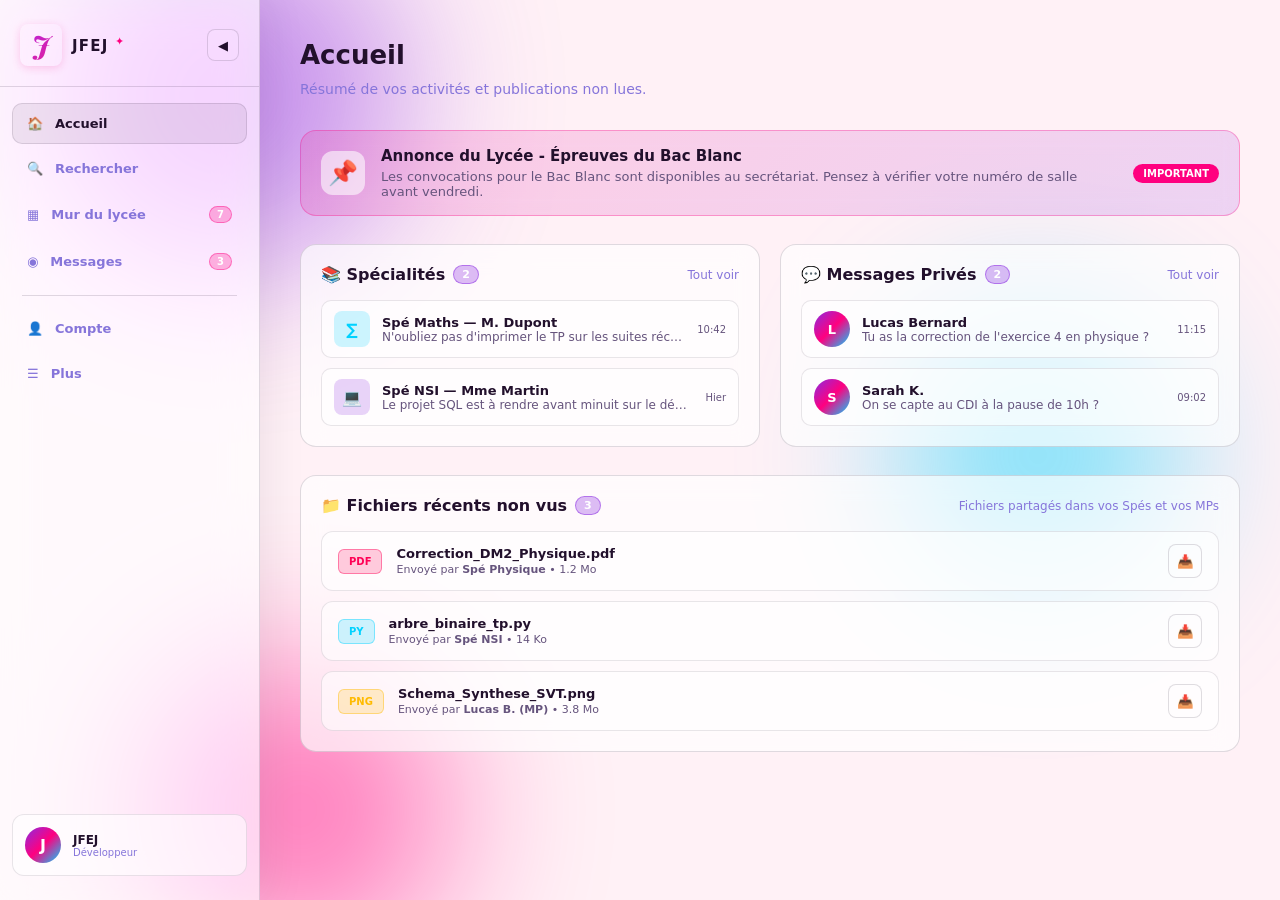
<file: The_Site/HTML/Accueil.html>
<!DOCTYPE html>
<html lang="fr">
<head>
    <meta charset="UTF-8" />
    <meta name="viewport" content="width=device-width, initial-scale=1.0" />
    <title>Accueil - JFEJ</title>
    <link rel="stylesheet" href="../CSS/Accueil.css">
    <link rel="stylesheet" href="../CSS/Responsive.css">
</head>
<body>

    <div class="JFEJ-app" id="appContainer">

        <!-- Arrière-plan orbes lumineuses -->
        <div class="JFEJ-bg">
            <div class="JFEJ-blob JFEJ-blob--violet"></div>
            <div class="JFEJ-blob JFEJ-blob--rose"></div>
            <div class="JFEJ-blob JFEJ-blob--bleu"></div>
        </div>

        <!-- Sidebar -->
        <nav class="JFEJ-sidebar">
            <div class="JFEJ-brand">
                <div class="JFEJ-logo-wrapper">
                    <span class="JFEJ-logo-icon">J</span>
                    <span class="JFEJ-brand-title">JFEJ <span class="JFEJ-star">✦</span></span>
                </div>
                <button class="JFEJ-toggle-btn" id="btnToggleSidebar" title="Réduire/Étendre le menu">◀</button>
            </div>

            <div class="JFEJ-links">
                <a class="JFEJ-link is-active" href="Accueil.html">
                    <span class="JFEJ-link-icon">🏠</span>
                    <span class="JFEJ-link-text">Accueil</span>
                </a>
                <a class="JFEJ-link" href="#" id="btnSearch" aria-controls="searchPanel" aria-expanded="false">
                    <span class="JFEJ-link-icon">🔍</span>
                    <span class="JFEJ-link-text">Rechercher</span>
                </a>
                <a class="JFEJ-link" href="Mur%20_du%20_lyc%C3%A9e.html">
                    <span class="JFEJ-link-icon">▦</span>
                    <span class="JFEJ-link-text">Mur du lycée</span>
                    <span class="JFEJ-badge">7</span>
                </a>
                <a class="JFEJ-link" href="Messages.html">
                    <span class="JFEJ-link-icon">◉</span>
                    <span class="JFEJ-link-text">Messages</span>
                    <span class="JFEJ-badge">3</span>
                </a>
                
                <div class="JFEJ-divider"></div>
                
                <a class="JFEJ-link" href="Mon%20compte.html">
                    <span class="JFEJ-link-icon">👤</span>
                    <span class="JFEJ-link-text">Compte</span>
                </a>
                
                <a class="JFEJ-link" href="Plus.html">
                    <span class="JFEJ-link-icon">☰</span>
                    <span class="JFEJ-link-text">Plus</span>
                </a>
            </div>

            <div class="JFEJ-user">
                <div class="JFEJ-avatar">J</div>
                <div class="JFEJ-user-details">
                    <div class="JFEJ-username">JFEJ</div>
                    <div class="JFEJ-userrole">Développeur</div>
                </div>
            </div>
        </nav>

        <!-- Panneau de Recherche Coulissant -->
        <div class="JFEJ-search-panel" id="searchPanel" aria-hidden="true" inert>
            <button class="JFEJ-search-close" type="button" aria-label="Fermer la recherche">✕</button>
            <h2 class="JFEJ-heading" style="font-size: 20px;">Recherche</h2>
            <p class="JFEJ-subheading" style="margin-bottom: 12px;">Trouvez rapidement vos projets ou fichiers.</p>
            <input type="text" class="JFEJ-search-input" placeholder="Tapez votre recherche...">
        </div>
        <button class="JFEJ-search-backdrop" type="button" aria-label="Fermer la recherche"></button>

        <!-- CONTENU PRINCIPAL DE L'ACCUEIL -->
        <main class="JFEJ-main">
            <header class="JFEJ-header">
                <h1 class="JFEJ-heading">Accueil</h1>
                <p class="JFEJ-subheading">Résumé de vos activités et publications non lues.</p>
            </header>

            <!-- SECTION 1: INFOS IMPORTANTES -->
            <section class="JFEJ-banner-announcement">
                <div class="JFEJ-announcement-icon">📌</div>
                <div class="JFEJ-announcement-content">
                    <h4>Annonce du Lycée - Épreuves du Bac Blanc</h4>
                    <p>Les convocations pour le Bac Blanc sont disponibles au secrétariat. Pensez à vérifier votre numéro de salle avant vendredi.</p>
                </div>
                <span class="JFEJ-tag-badge">Important</span>
            </section>

            <!-- SECTION 2 & 3 : SPÉCIALITÉS & MP -->
            <div class="JFEJ-grid-2col">
                <div class="JFEJ-section-card">
                    <div class="JFEJ-card-header">
                        <h3>📚 Spécialités <span class="JFEJ-count-badge">2</span></h3>
                        <a href="#" class="JFEJ-see-all">Tout voir</a>

                    </div>
                    
                    <div class="JFEJ-list">
                        <div class="JFEJ-item">
                            <div class="JFEJ-item-icon spe-maths">∑</div>
                            <div class="JFEJ-item-details">
                                <div class="JFEJ-item-title">Spé Maths — M. Dupont</div>
                                <div class="JFEJ-item-preview">N'oubliez pas d'imprimer le TP sur les suites récurrentes...</div>
                            </div>
                            <span class="JFEJ-time">10:42</span>
                        </div>

                        <div class="JFEJ-item">
                            <div class="JFEJ-item-icon spe-nsi">💻</div>
                            <div class="JFEJ-item-details">
                                <div class="JFEJ-item-title">Spé NSI — Mme Martin</div>
                                <div class="JFEJ-item-preview">Le projet SQL est à rendre avant minuit sur le dépôt.</div>
                            </div>
                            <span class="JFEJ-time">Hier</span>
                        </div>
                    </div>
                </div>

                <div class="JFEJ-section-card">
                    <div class="JFEJ-card-header">
                        <h3>💬 Messages Privés <span class="JFEJ-count-badge">2</span></h3>
                        <a href="Messages.html" class="JFEJ-see-all">Tout voir</a>
                    </div>

                    <div class="JFEJ-list">
                        <div class="JFEJ-item">
                            <div class="JFEJ-avatar-small">L</div>
                            <div class="JFEJ-item-details">
                                <div class="JFEJ-item-title">Lucas Bernard</div>
                                <div class="JFEJ-item-preview">Tu as la correction de l'exercice 4 en physique ?</div>
                            </div>
                            <span class="JFEJ-time">11:15</span>
                        </div>

                        <div class="JFEJ-item">
                            <div class="JFEJ-avatar-small">S</div>
                            <div class="JFEJ-item-details">
                                <div class="JFEJ-item-title">Sarah K.</div>
                                <div class="JFEJ-item-preview">On se capte au CDI à la pause de 10h ?</div>
                            </div>
                            <span class="JFEJ-time">09:02</span>
                        </div>
                    </div>
                </div>
            </div>

            <!-- SECTION 4 : FEED DE FICHIERS -->
            <section class="JFEJ-files-section">
                <div class="JFEJ-card-header">
                    <h3>📁 Fichiers récents non vus <span class="JFEJ-count-badge">3</span></h3>
                    <span class="JFEJ-sub-text">Fichiers partagés dans vos Spés et vos MPs</span>
                </div>

                <div class="JFEJ-files-feed">
                    <div class="JFEJ-file-card">
                        <div class="JFEJ-file-badge pdf">PDF</div>
                        <div class="JFEJ-file-info">
                            <span class="JFEJ-file-name">Correction_DM2_Physique.pdf</span>
                            <span class="JFEJ-file-meta">Envoyé par <b>Spé Physique</b> • 1.2 Mo</span>
                        </div>
                        <button class="JFEJ-file-btn" title="Télécharger">📥</button>
                    </div>

                    <div class="JFEJ-file-card">
                        <div class="JFEJ-file-badge code">PY</div>
                        <div class="JFEJ-file-info">
                            <span class="JFEJ-file-name">arbre_binaire_tp.py</span>
                            <span class="JFEJ-file-meta">Envoyé par <b>Spé NSI</b> • 14 Ko</span>
                        </div>
                        <button class="JFEJ-file-btn" title="Télécharger">📥</button>
                    </div>

                    <div class="JFEJ-file-card">
                        <div class="JFEJ-file-badge img">PNG</div>
                        <div class="JFEJ-file-info">
                            <span class="JFEJ-file-name">Schema_Synthese_SVT.png</span>
                            <span class="JFEJ-file-meta">Envoyé par <b>Lucas B. (MP)</b> • 3.8 Mo</span>
                        </div>
                        <button class="JFEJ-file-btn" title="Télécharger">📥</button>
                    </div>
                </div>
            </section>

        </main>

    </div>

    <!-- Script JS -->
    <script src="../JS/The_Site.js"></script>
</body>
</html>
</file>
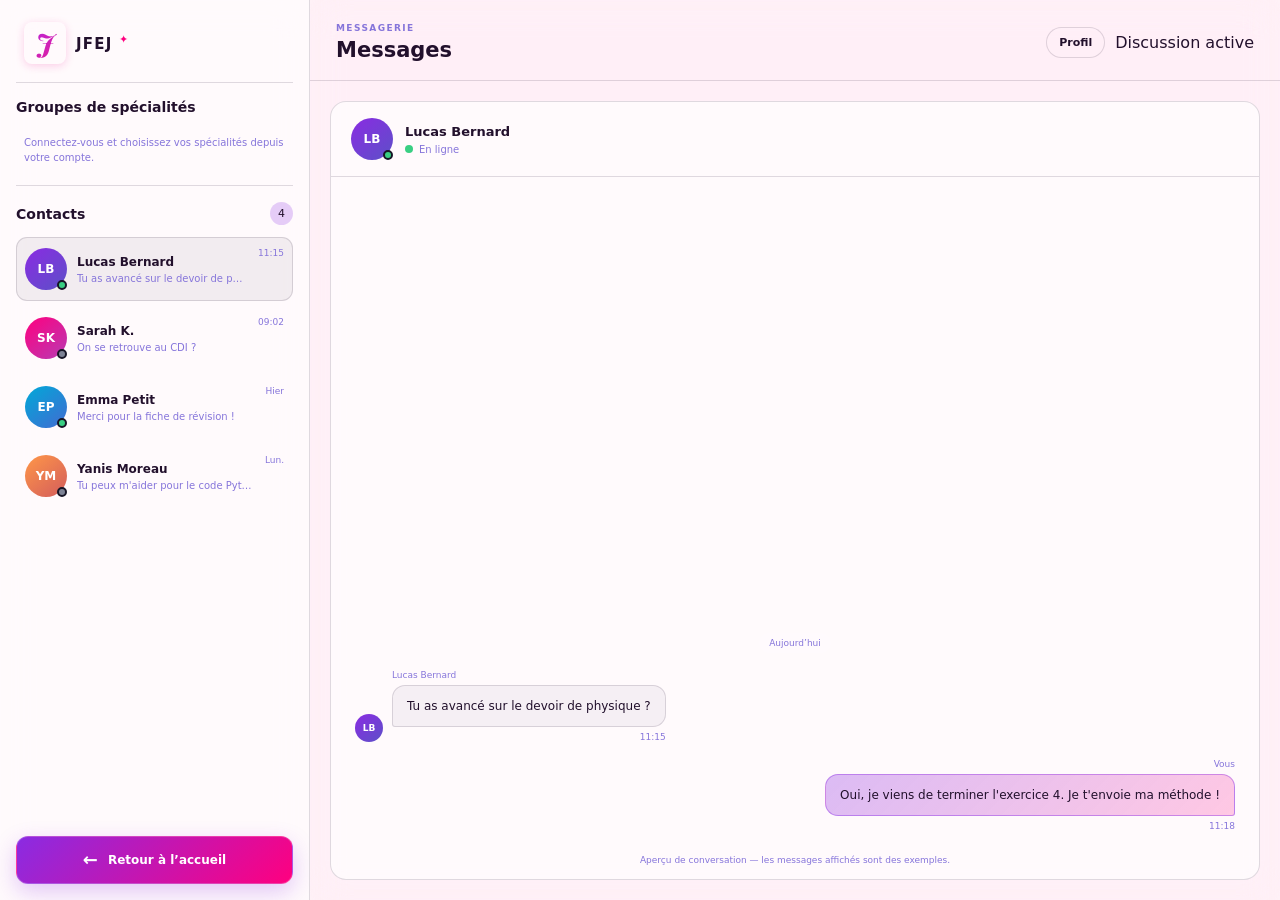
<file: The_Site/HTML/Messages.html>
<!DOCTYPE html>
<html lang="fr">
<head>
    <meta charset="UTF-8" />
    <meta name="viewport" content="width=device-width, initial-scale=1.0" />
    <title>Messages - JFEJ</title>
    <link rel="stylesheet" href="../CSS/Accueil.css">
    <link rel="stylesheet" href="../CSS/Messages.css">
    <link rel="stylesheet" href="../CSS/Responsive.css">
</head>
<body>
    <div class="JFEJ-messages-app">
        <aside class="JFEJ-contacts-panel" aria-label="Contacts et clubs">
            <a class="JFEJ-messages-brand" href="Accueil.html" aria-label="JFEJ, retour à l'accueil">
                <span class="JFEJ-logo-icon">J</span>
                <span class="JFEJ-brand-title">JFEJ <span class="JFEJ-star">✦</span></span>
            </a>

            <!-- 3. Section Spécialités convertie en discussions de groupe -->
            <section class="JFEJ-contact-section JFEJ-clubs-section" aria-labelledby="clubs-title">
                <div class="JFEJ-panel-heading">
                    <h2 id="clubs-title">Groupes de spécialités</h2>
                </div>
                <nav class="JFEJ-club-list" id="userSpecialties" aria-label="Groupes de spécialités">
                    <button class="JFEJ-contact" type="button" data-message-contact data-profile-group="true" data-profile-name="Groupe NSI" data-profile-initials="NSI" data-profile-class="Spécialité NSI" data-profile-specialties="Numérique et Sciences Informatiques" data-profile-status="online" data-profile-bio="Canal de discussion dédié aux entraînements et projets de NSI." data-profile-color="blue" data-name="Groupe NSI" data-initials="NSI" data-class="Spécialité NSI" data-specialties="NSI" data-status="online" data-preview="Nouveau message du projet Flask..." data-message-one="Pensez à pousser vos codes sur le dépôt partagé." data-message-two="C'est fait pour ma part !" aria-pressed="false">
                        <span class="JFEJ-contact-avatar club-nsi">NSI</span>
                        <span class="JFEJ-contact-copy"><strong>Groupe NSI</strong><small>Projet Flask en cours...</small></span>
                    </button>
                    <button class="JFEJ-contact" type="button" data-message-contact data-profile-group="true" data-profile-name="Groupe Mathématiques" data-profile-initials="MATH" data-profile-class="Spécialité Mathématiques" data-profile-specialties="Mathématiques expertes / complémentaires" data-profile-status="online" data-profile-bio="Espace d'entraide pour les exercices sur les suites et les dérivées." data-profile-color="violet" data-name="Groupe Mathématiques" data-initials="MATH" data-class="Spécialité Maths" data-specialties="Mathématiques" data-status="online" data-preview="Qui a la solution de l'exo 3 ?" data-message-one="Quelqu'un a compris la récurrence de l'exercice 3 ?" data-message-two="Oui, il faut initialiser puis supposer vrai au rang n." aria-pressed="false">
                        <span class="JFEJ-contact-avatar club-maths">MATH</span>
                        <span class="JFEJ-contact-copy"><strong>Groupe Mathématiques</strong><small>Qui a la solution de l'exo 3 ?</small></span>
                    </button>
                </nav>
            </section>

            <section class="JFEJ-contact-section JFEJ-contacts-section" aria-labelledby="contacts-title">
                <div class="JFEJ-panel-heading">
                    <h1 id="contacts-title">Contacts</h1>
                    <span class="JFEJ-panel-count">4</span>
                </div>
                <div class="JFEJ-contact-list">
                    <button class="JFEJ-contact is-selected" type="button" data-message-contact data-profile-name="Lucas Bernard" data-profile-initials="LB" data-profile-class="Terminale générale" data-profile-specialties="NSI, Mathématiques, Physique-Chimie" data-profile-status="online" data-profile-bio="Je m'intéresse au code, aux sciences et à la préparation de concours. J'aime bien travailler en équipe sur des projets concrets." data-profile-color="violet" data-name="Lucas Bernard" data-initials="LB" data-class="Terminale générale" data-specialties="NSI, Mathématiques, Physique-Chimie" data-status="online" data-preview="Tu as avancé sur le devoir de physique ?" data-message-one="Tu as avancé sur le devoir de physique ?" data-message-two="Oui, je viens de terminer l'exercice 4. Je t'envoie ma méthode !" aria-pressed="true">
                        <span class="JFEJ-contact-avatar avatar-violet">LB<span class="JFEJ-presence is-online" aria-label="En ligne"></span></span>
                        <span class="JFEJ-contact-copy"><strong>Lucas Bernard</strong><small>Tu as avancé sur le devoir de physique ?</small></span>
                        <span class="JFEJ-contact-time">11:15</span>
                    </button>
                    <button class="JFEJ-contact" type="button" data-message-contact data-profile-name="Sarah K." data-profile-initials="SK" data-profile-class="Première générale" data-profile-specialties="Mathématiques, HGGSP, SES" data-profile-status="offline" data-profile-bio="Je suis très motivée par les sciences humaines et les maths. J'adore aussi organiser des sorties entre camarades." data-profile-color="rose" data-name="Sarah K." data-initials="SK" data-class="Première générale" data-specialties="Mathématiques, HGGSP, SES" data-status="offline" data-preview="On se retrouve au CDI ?" data-message-one="On se retrouve au CDI à la pause de 10h ?" data-message-two="Oui, je t'attends devant l'entrée." aria-pressed="false">
                        <span class="JFEJ-contact-avatar avatar-rose">SK<span class="JFEJ-presence" aria-label="Hors ligne"></span></span>
                        <span class="JFEJ-contact-copy"><strong>Sarah K.</strong><small>On se retrouve au CDI ?</small></span>
                        <span class="JFEJ-contact-time">09:02</span>
                    </button>
                    <button class="JFEJ-contact" type="button" data-message-contact data-profile-name="Emma Petit" data-profile-initials="EP" data-profile-class="Terminale générale" data-profile-specialties="SVT, Physique-Chimie, Mathématiques" data-profile-status="online" data-profile-bio="Je suis passionnée par la biologie et les sciences de la vie. J'aime aussi partager des fiches de révision bien structurées." data-profile-color="blue" data-name="Emma Petit" data-initials="EP" data-class="Terminale générale" data-specialties="SVT, Physique-Chimie, Mathématiques" data-status="online" data-preview="Merci pour la fiche de révision !" data-message-one="Merci pour la fiche de révision !" data-message-two="Avec plaisir, j'ajouterai la partie sur la génétique demain." aria-pressed="false">
                        <span class="JFEJ-contact-avatar avatar-blue">EP<span class="JFEJ-presence is-online" aria-label="En ligne"></span></span>
                        <span class="JFEJ-contact-copy"><strong>Emma Petit</strong><small>Merci pour la fiche de révision !</small></span>
                        <span class="JFEJ-contact-time">Hier</span>
                    </button>
                    <button class="JFEJ-contact" type="button" data-message-contact data-profile-name="Yanis Moreau" data-profile-initials="YM" data-profile-class="Première générale" data-profile-specialties="NSI, Mathématiques, Physique-Chimie" data-profile-status="offline" data-profile-bio="Je passe beaucoup de temps sur les projets de code et sur la robotique. Je cherche toujours à améliorer mes méthodes et à aider les autres." data-profile-color="orange" data-name="Yanis Moreau" data-initials="YM" data-class="Première générale" data-specialties="NSI, Mathématiques, Physique-Chimie" data-status="offline" data-preview="Tu peux m'aider pour le code Python ?" data-message-one="Tu peux m'aider pour le code Python ?" data-message-two="Bien sûr ! Envoie-moi l'énoncé et on regarde ça ensemble." aria-pressed="false">
                        <span class="JFEJ-contact-avatar avatar-orange">YM<span class="JFEJ-presence" aria-label="Hors ligne"></span></span>
                        <span class="JFEJ-contact-copy"><strong>Yanis Moreau</strong><small>Tu peux m'aider pour le code Python ?</small></span>
                        <span class="JFEJ-contact-time">Lun.</span>
                    </button>
                </div>
            </section>

            <!-- 1. Bouton unique de retour à l'accueil placé en bas à gauche -->
            <a class="JFEJ-back-home" href="Accueil.html"><span aria-hidden="true">←</span> Retour à l’accueil</a>
        </aside>

        <main class="JFEJ-conversation" aria-label="Conversation">
            <header class="JFEJ-conversation-header">
                <div>
                    <p class="JFEJ-conversation-eyebrow">MESSAGERIE</p>
                    <h1>Messages</h1>
                </div>
                <div class="JFEJ-conversation-tools">
                    <button id="btnToggleProfilePanel" class="JFEJ-profile-toggle" type="button" aria-expanded="false" aria-controls="contactProfilePanel">Profil</button>
                    <div class="JFEJ-active-chat-info">Discussion active</div>
                </div>
            </header>

            <section class="JFEJ-chat">
                <header class="JFEJ-chat-header">
                    <span class="JFEJ-contact-avatar avatar-violet" id="conversationAvatar" aria-hidden="true">LB<span class="JFEJ-presence is-online"></span></span>
                    <div class="JFEJ-chat-person">
                        <h2 id="conversationName">Lucas Bernard</h2>
                        <p><span class="JFEJ-status-dot is-online" id="conversationStatusDot"></span><span id="conversationStatus">En ligne</span></p>
                    </div>
                </header>

                <div class="JFEJ-chat-history" aria-live="polite">
                    <p class="JFEJ-chat-date">Aujourd’hui</p>
                    <div class="JFEJ-message-row">
                        <span class="JFEJ-message-avatar avatar-violet" id="messageAvatar" aria-hidden="true">LB</span>
                        <div class="JFEJ-message-content">
                            <span class="JFEJ-message-author" id="messageAuthor">Lucas Bernard</span>
                            <p class="JFEJ-message-bubble" id="incomingMessage">Tu as avancé sur le devoir de physique ?</p>
                            <time>11:15</time>
                        </div>
                    </div>
                    <div class="JFEJ-message-row is-own-message">
                        <div class="JFEJ-message-content">
                            <span class="JFEJ-message-author">Vous</span>
                            <p class="JFEJ-message-bubble" id="replyMessage">Oui, je viens de terminer l'exercice 4. Je t'envoie ma méthode !</p>
                            <time>11:18</time>
                        </div>
                    </div>
                </div>
                <p class="JFEJ-chat-demo-note">Aperçu de conversation — les messages affichés sont des exemples.</p>
            </section>
        </main>

        <!-- 2. Panneau de droite configuré pour afficher dynamiquement le profil du contact sélectionné -->
        <aside id="contactProfilePanel" class="JFEJ-profile-panel is-hidden" aria-label="Informations du contact">
            <div class="JFEJ-profile-card">
                <div class="JFEJ-profile-cover" aria-hidden="true"></div>
                <span class="JFEJ-profile-avatar avatar-violet" id="profileAvatar" aria-hidden="true">LB<span class="JFEJ-presence is-online"></span></span>
                <div class="JFEJ-profile-content">
                    <p class="JFEJ-profile-label">PROFIL DU CONTACT</p>
                    <h2 id="profileName">Lucas Bernard</h2>
                    <p class="JFEJ-profile-status"><span class="JFEJ-status-dot is-online" id="profileStatusDot"></span><span id="profileStatus">En ligne</span></p>

                    <div class="JFEJ-profile-detail">
                        <span class="JFEJ-profile-detail-icon" aria-hidden="type">🎓</span>
                        <div><small>Classe / Type</small><strong id="profileClass">Terminale générale</strong></div>
                    </div>
                    <div class="JFEJ-profile-detail">
                        <span class="JFEJ-profile-detail-icon" aria-hidden="type">📚</span>
                        <div><small>Spécialités / Matière</small><strong id="profileSpecialties">NSI, Mathématiques, Physique-Chimie</strong></div>
                    </div>
                </div>
            </div>
            <div class="JFEJ-profile-actions">
                <button id="profilePanelFriendBtn" class="JFEJ-profile-friend-btn" type="button">+ Ajouter en amis</button>
            </div>
            <p class="JFEJ-profile-note" id="profileBio">Je m'intéresse au code, aux sciences et à la préparation de concours. J'aime bien travailler en équipe sur des projets concrets.</p>
        </aside>
    </div>

    <script src="../JS/The_Site.js"></script>
</body>
</html>
</file>
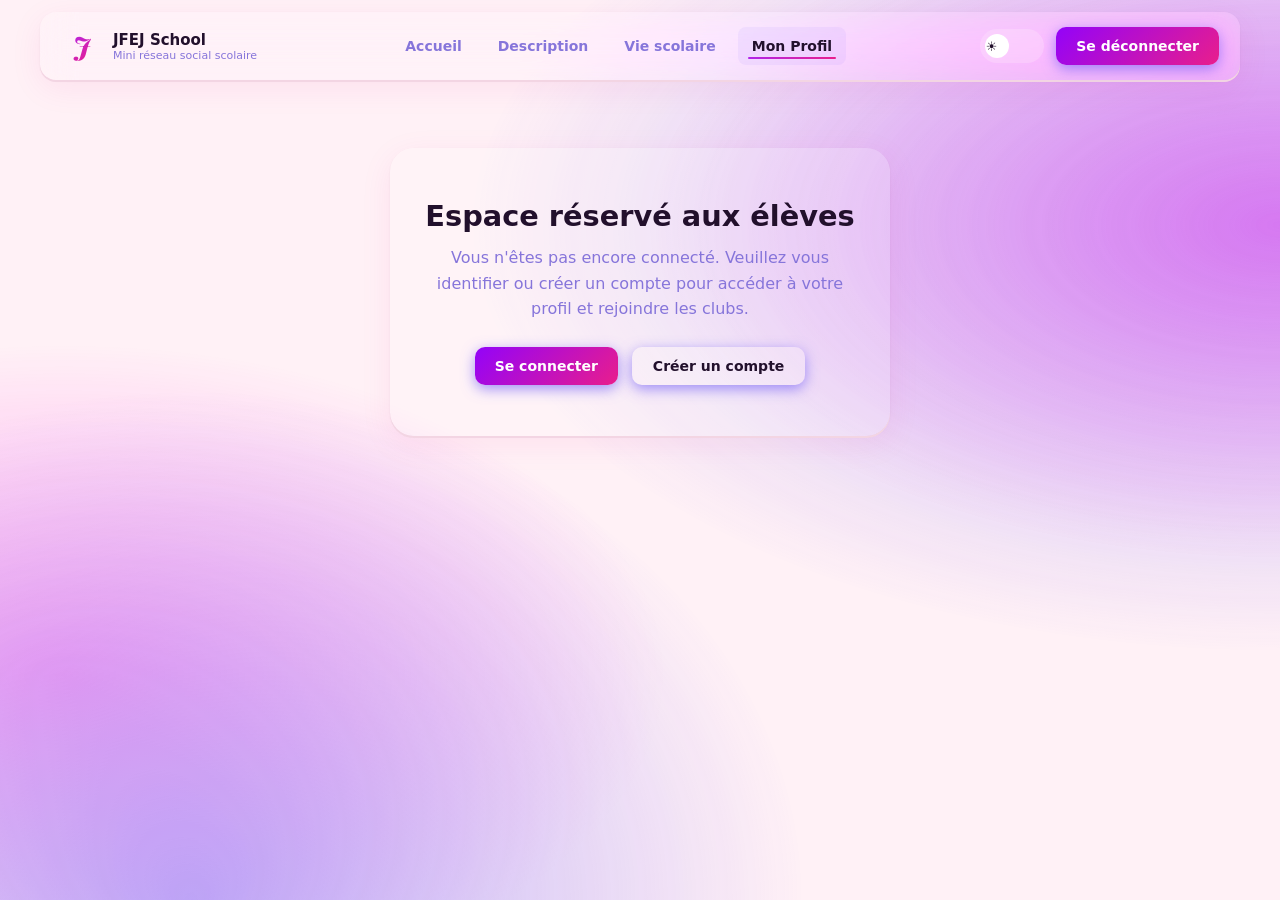
<file: The_Site/HTML/Mon compte.html>
<!DOCTYPE html>
<html lang="fr">
<head>
	<meta charset="UTF-8" />
	<meta name="viewport" content="width=device-width, initial-scale=1.0" />
	<title>Mon compte - JFEJ</title>
	<link rel="stylesheet" href="../CSS/Accueil.css">
	<link rel="stylesheet" href="../CSS/Mon_compte.css">
	<link rel="stylesheet" href="../CSS/Responsive.css">
</head>
<body data-logout-url="../../JFEJ/HTML/profil.html" data-login-required-url="../../JFEJ/HTML/profil.html" data-account-home-url="../../JFEJ/HTML/index.html">
	<div class="JFEJ-app" id="appContainer">
		<div class="JFEJ-bg" aria-hidden="true">
			<div class="JFEJ-blob JFEJ-blob--violet"></div>
			<div class="JFEJ-blob JFEJ-blob--rose"></div>
			<div class="JFEJ-blob JFEJ-blob--bleu"></div>
		</div>

		<nav class="JFEJ-sidebar" aria-label="Navigation principale">
			<div class="JFEJ-brand">
				<a class="JFEJ-logo-wrapper" href="Accueil.html" aria-label="JFEJ, accueil">
					<span class="JFEJ-logo-icon">J</span>
					<span class="JFEJ-brand-title">JFEJ <span class="JFEJ-star">✦</span></span>
				</a>
				<button class="JFEJ-toggle-btn" id="btnToggleSidebar" type="button" title="Réduire ou agrandir le menu" aria-label="Réduire le menu">◀</button>
			</div>

			<div class="JFEJ-links">
				<a class="JFEJ-link" href="Accueil.html"><span class="JFEJ-link-icon">🏠</span><span class="JFEJ-link-text">Accueil</span></a>
				<a class="JFEJ-link" href="#" id="btnSearch" aria-controls="searchPanel" aria-expanded="false"><span class="JFEJ-link-icon">🔍</span><span class="JFEJ-link-text">Rechercher</span></a>
				<a class="JFEJ-link" href="Mur%20_du%20_lyc%C3%A9e.html"><span class="JFEJ-link-icon">▦</span><span class="JFEJ-link-text">Mur du lycée</span><span class="JFEJ-badge">7</span></a>
				<a class="JFEJ-link" href="Messages.html"><span class="JFEJ-link-icon">◉</span><span class="JFEJ-link-text">Messages</span><span class="JFEJ-badge">3</span></a>
				<div class="JFEJ-divider"></div>
				<a class="JFEJ-link is-active" href="Mon%20compte.html" aria-current="page"><span class="JFEJ-link-icon">👤</span><span class="JFEJ-link-text">Compte</span></a>
				<a class="JFEJ-link" href="Plus.html"><span class="JFEJ-link-icon">☰</span><span class="JFEJ-link-text">Plus</span></a>
			</div>

			<div class="JFEJ-user">
				<div class="JFEJ-avatar" aria-hidden="true">J</div>
				<div class="JFEJ-user-details">
					<div class="JFEJ-username">JFEJ</div>
					<div class="JFEJ-userrole">Élève</div>
				</div>
			</div>
		</nav>

		<div class="JFEJ-search-panel" id="searchPanel" aria-hidden="true" inert>
			<button class="JFEJ-search-close" type="button" aria-label="Fermer la recherche">✕</button>
			<h2 class="JFEJ-heading">Recherche</h2>
			<p class="JFEJ-subheading">Trouvez rapidement vos projets ou fichiers.</p>
			<input type="search" class="JFEJ-search-input" placeholder="Tapez votre recherche..." aria-label="Rechercher">
		</div>
		<button class="JFEJ-search-backdrop" type="button" aria-label="Fermer la recherche"></button>

		<main class="JFEJ-main account-main">
			<header class="JFEJ-header account-page-header">
				<h1 class="JFEJ-heading">Mon compte</h1>
				<p class="JFEJ-subheading">Votre profil et vos informations scolaires.</p>
			</header>

			<div id="profile-logged-view" class="profile-container">
				<section class="profile-card-header">
					<div class="profile-user-info">
						<div id="avatar-initials" class="profile-avatar">EN</div>
						<div class="profile-names">
							<h2 id="profile-display-name">Élève NSI</h2>
							<p id="profile-display-email" class="profile-email">eleve@jfej.fr</p>
							<div class="profile-badges">
								<span id="badge-classe" class="badge badge-classe">1ère Générale</span>
								<span id="badge-specialite" class="badge badge-specialite">NSI, Mathématiques, Physique-Chimie</span>
								<span class="badge badge-status">Compte actif</span>
							</div>
						</div>
					</div>
				</section>

				<section class="profile-stats-grid" aria-label="Statistiques du compte">
					<div class="stat-card"><div class="stat-icon" aria-hidden="true">♧</div><div class="stat-number">3</div><div class="stat-label">Clubs rejoints</div></div>
					<div class="stat-card"><div class="stat-icon" aria-hidden="true">▤</div><div class="stat-number">7</div><div class="stat-label">Ressources partagées</div></div>
					<div class="stat-card"><div class="stat-icon" aria-hidden="true">◉</div><div class="stat-number">18</div><div class="stat-label">Discussions actives</div></div>
					<div class="stat-card"><div class="stat-icon" aria-hidden="true">✓</div><div class="stat-number">100%</div><div class="stat-label">Profil sécurisé</div></div>
				</section>

				<div class="profile-main-grid">
					<section class="profile-card-section">
						<h2>Détails de mon compte</h2>
						<div class="info-list">
							<div class="info-item"><span class="info-label">Prénom</span><span id="info-prenom" class="info-value">Élève</span></div>
							<div class="info-item"><span class="info-label">Nom</span><span id="info-nom" class="info-value">NSI</span></div>
							<div class="info-item"><span class="info-label">Email scolaire</span><span id="info-email" class="info-value">eleve@jfej.fr</span></div>
							<div class="info-item"><span class="info-label">Niveau d'études</span><span id="info-classe" class="info-value">1ère Générale</span></div>
							<div class="info-item"><span class="info-label">Spécialités</span><span id="info-specialite" class="info-value">Numérique et Sciences Informatiques (NSI), Mathématique, Physique-Chimie</span></div>
							<div class="info-item"><span class="info-label">Établissement</span><span class="info-value">Lycée JFEJ School</span></div>
						</div>
					</section>

					<section class="profile-card-section">
						<h2>Mettre à jour mon profil</h2>
						<form id="profile-edit-form" class="edit-form">
							<div class="edit-group">
								<label for="edit-bio">Bio scolaire</label>
								<textarea id="edit-bio" class="edit-textarea" placeholder="Matières préférées, projets..."></textarea>
							</div>
							<div class="edit-group">
								<label for="edit-avatar-color">Couleur de l'avatar</label>
								<input id="edit-avatar-color" class="edit-color" type="color" value="#8a63e8">
							</div>
							<div class="edit-group">
								<span class="specialite-label">Spécialités</span>
								<div id="specialite-fields" class="specialite-fields" aria-describedby="specialite-help">
									<div class="specialite-field"><label for="edit-specialite-1">Spécialité 1</label><select id="edit-specialite-1" class="edit-select"><option value="">Choisir...</option><option value="Numérique et Sciences Informatiques (NSI)">NSI</option><option value="Mathématique">Mathématiques</option><option value="Physique-Chimie">Physique-Chimie</option><option value="Science de la Vie et de la Terre">SVT</option><option value="Sciences Économiques et Sociales (SES)">SES</option><option value="Histoire-Géographie, Géopolitique et Sciences Politiques(HGGSP)">HGGSP</option><option value="Humanités, Littérature et Philosophie (HLP)">HLP</option><option value="Langues, littératures et cultures étrangères et régionales (LLCER - Anglais)">LLCER Anglais</option></select></div>
									<div class="specialite-field"><label for="edit-specialite-2">Spécialité 2</label><select id="edit-specialite-2" class="edit-select"><option value="">Choisir...</option><option value="Numérique et Sciences Informatiques (NSI)">NSI</option><option value="Mathématique">Mathématiques</option><option value="Physique-Chimie">Physique-Chimie</option><option value="Science de la Vie et de la Terre">SVT</option><option value="Sciences Économiques et Sociales (SES)">SES</option><option value="Histoire-Géographie, Géopolitique et Sciences Politiques(HGGSP)">HGGSP</option><option value="Humanités, Littérature et Philosophie (HLP)">HLP</option><option value="Langues, littératures et cultures étrangères et régionales (LLCER - Anglais)">LLCER Anglais</option></select></div>
									<div class="specialite-field"><label for="edit-specialite-3">Spécialité 3</label><select id="edit-specialite-3" class="edit-select"><option value="">Choisir...</option><option value="Numérique et Sciences Informatiques (NSI)">NSI</option><option value="Mathématique">Mathématiques</option><option value="Physique-Chimie">Physique-Chimie</option><option value="Science de la Vie et de la Terre">SVT</option><option value="Sciences Économiques et Sociales (SES)">SES</option><option value="Histoire-Géographie, Géopolitique et Sciences Politiques(HGGSP)">HGGSP</option><option value="Humanités, Littérature et Philosophie (HLP)">HLP</option><option value="Langues, littératures et cultures étrangères et régionales (LLCER - Anglais)">LLCER Anglais</option></select></div>
								</div>
								<small id="specialite-help" class="form-help">Choisissez 3 spécialités en Première ou 2 en Terminale. En Seconde, aucune spécialité n'est à choisir.</small>
								<button id="btn-confirm-specialites" type="button" class="btn-save-profile">Confirmer mes spécialités</button>
							</div>
							<div class="edit-group">
								<label for="edit-classe">Classe</label>
								<select id="edit-classe" class="edit-select">
									<option value="Seconde">Seconde</option>
									<option value="1ère">1ère Générale</option>
									<option value="Terminale">Terminale Générale</option>
								</select>
							</div>
							<button type="submit" class="btn-save-profile">Enregistrer les modifications</button>
						</form>
					</section>
				</div>
			</div>
		</main>
	</div>

	<script src="../JS/The_Site.js"></script>
	<script src="../../JFEJ/JS/profil.js"></script>
</body>
</html>
</file>
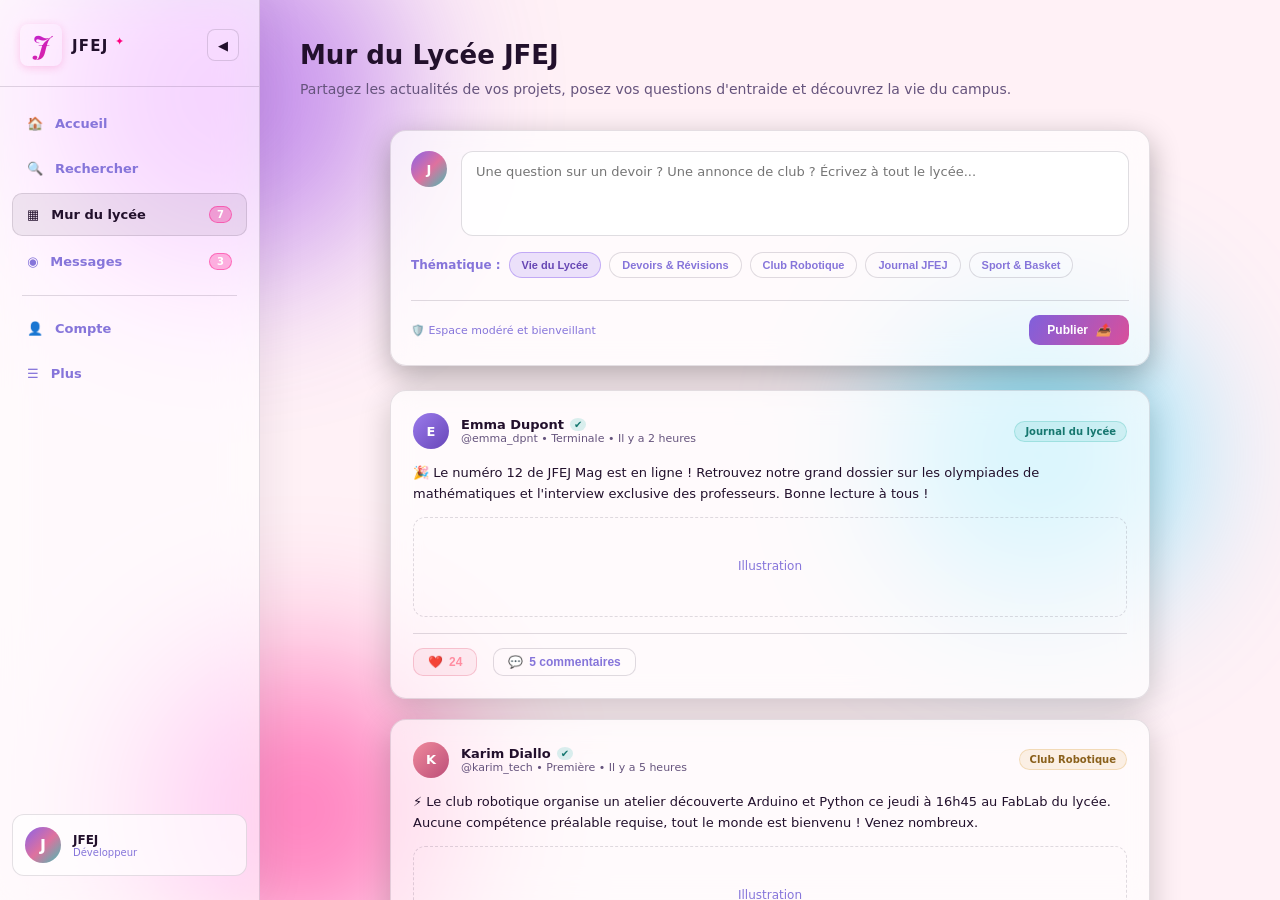
<file: The_Site/HTML/Mur _du _lycée.html>
<!DOCTYPE html>
<html lang="fr">
<head>
    <meta charset="UTF-8" />
    <meta name="viewport" content="width=device-width, initial-scale=1.0" />
    <title>Mur du Lycée - JFEJ</title>
    <link rel="stylesheet" href="../CSS/Mur_du_lyc%C3%A9e.css">
    <link rel="stylesheet" href="../CSS/Responsive.css">
</head>
<body>

    <div class="JFEJ-app" id="appContainer">

        <!-- Arrière-plan orbes -->
        <div class="JFEJ-bg">
            <div class="JFEJ-blob JFEJ-blob--violet"></div>
            <div class="JFEJ-blob JFEJ-blob--rose"></div>
            <div class="JFEJ-blob JFEJ-blob--bleu"></div>
        </div>

        <!-- Sidebar -->
        <nav class="JFEJ-sidebar">
            <div class="JFEJ-brand">
                <div class="JFEJ-logo-wrapper">
                    <span class="JFEJ-logo-icon">J</span>
                    <span class="JFEJ-brand-title">JFEJ <span class="JFEJ-star">✦</span></span>
                </div>
                <button class="JFEJ-toggle-btn" id="btnToggleSidebar" title="Réduire/Étendre le menu">◀</button>
            </div>

            <div class="JFEJ-links">
                <a class="JFEJ-link" href="Accueil.html">
                    <span class="JFEJ-link-icon">🏠</span>
                    <span class="JFEJ-link-text">Accueil</span>
                </a>
                <a class="JFEJ-link" href="#" id="btnSearch" aria-controls="searchPanel" aria-expanded="false">
                    <span class="JFEJ-link-icon">🔍</span>
                    <span class="JFEJ-link-text">Rechercher</span>
                </a>
                <a class="JFEJ-link is-active" href="Mur%20_du%20_lyc%C3%A9e.html">
                    <span class="JFEJ-link-icon">▦</span>
                    <span class="JFEJ-link-text">Mur du lycée</span>
                    <span class="JFEJ-badge">7</span>
                </a>
                <a class="JFEJ-link" href="Messages.html">
                    <span class="JFEJ-link-icon">◉</span>
                    <span class="JFEJ-link-text">Messages</span>
                    <span class="JFEJ-badge">3</span>
                </a>
                
                <div class="JFEJ-divider"></div>
                
                <a class="JFEJ-link" href="Mon%20compte.html">
                    <span class="JFEJ-link-icon">👤</span>
                    <span class="JFEJ-link-text">Compte</span>
                </a>
                
                <a class="JFEJ-link" href="Plus.html">
                    <span class="JFEJ-link-icon">☰</span>
                    <span class="JFEJ-link-text">Plus</span>
                </a>
            </div>

            <div class="JFEJ-user">
                <div class="JFEJ-avatar">J</div>
                <div class="JFEJ-user-details">
                    <div class="JFEJ-username">JFEJ</div>
                    <div class="JFEJ-userrole">Développeur</div>
                </div>
            </div>
        </nav>

        <!-- Panneau de Recherche Coulissant -->
        <div class="JFEJ-search-panel" id="searchPanel" aria-hidden="true" inert>
            <button class="JFEJ-search-close" type="button" aria-label="Fermer la recherche">✕</button>
            <h2 class="JFEJ-heading" style="font-size: 20px;">Recherche</h2>
            <p class="JFEJ-subheading" style="margin-bottom: 12px;">Trouvez rapidement vos projets ou fichiers.</p>
            <input type="text" class="JFEJ-search-input" placeholder="Tapez votre recherche...">
        </div>
        <button class="JFEJ-search-backdrop" type="button" aria-label="Fermer la recherche"></button>

        <!-- CONTENU PRINCIPAL : MUR DU LYCÉE -->
        <main class="JFEJ-main">
            <header class="JFEJ-header">
                <h1 class="JFEJ-heading">Mur du Lycée JFEJ</h1>
                <p class="JFEJ-subheading">Partagez les actualités de vos projets, posez vos questions d'entraide et découvrez la vie du campus.</p>
            </header>

            <div class="JFEJ-wall-container">

                <!-- 1. BOÎTE DE PUBLICATION -->
                <div class="JFEJ-publisher-box">
                    <div class="JFEJ-publisher-top">
                        <div class="JFEJ-avatar-small publisher-avatar">J</div>
                        <textarea class="JFEJ-publisher-textarea" placeholder="Une question sur un devoir ? Une annonce de club ? Écrivez à tout le lycée..."></textarea>
                    </div>

                    <div class="JFEJ-publisher-tags">
                        <span class="publisher-tag-label">Thématique :</span>
                        <button class="JFEJ-tag-chip active">Vie du Lycée</button>
                        <button class="JFEJ-tag-chip">Devoirs & Révisions</button>
                        <button class="JFEJ-tag-chip">Club Robotique</button>
                        <button class="JFEJ-tag-chip">Journal JFEJ</button>
                        <button class="JFEJ-tag-chip">Sport & Basket</button>
                    </div>

                    <div class="JFEJ-publisher-footer">
                        <span class="JFEJ-secure-notice">🛡️ Espace modéré et bienveillant</span>
                        <button class="JFEJ-publish-btn">
                            <span>Publier</span>
                            <i>📤</i>
                        </button>
                    </div>
                </div>

                <!-- 2. LISTE DES POSTS (FEED) -->
                <div class="JFEJ-feed-list">

                    <!-- Post 1 -->
                    <article class="JFEJ-feed-card">
                        <div class="JFEJ-feed-card-header">
                            <div class="JFEJ-avatar-small avatar--violet">E</div>
                            <div class="JFEJ-feed-meta">
                                <div class="JFEJ-feed-author-line">
                                    <span class="JFEJ-feed-author">Emma Dupont</span>
                                    <span class="JFEJ-verified-badge">✔</span>
                                </div>
                                <span class="JFEJ-feed-info">@emma_dpnt • Terminale • Il y a 2 heures</span>
                            </div>
                            <span class="JFEJ-topic-pill">Journal du lycée</span>
                        </div>

                        <div class="JFEJ-feed-content">
                            <p>🎉 Le numéro 12 de JFEJ Mag est en ligne ! Retrouvez notre grand dossier sur les olympiades de mathématiques et l'interview exclusive des professeurs. Bonne lecture à tous !</p>
                            <div class="JFEJ-feed-media">Illustration</div>
                        </div>

                        <div class="JFEJ-feed-actions">
                            <button class="JFEJ-action-btn liked">
                                <span>❤️</span> <strong>24</strong>
                            </button>
                            <button class="JFEJ-action-btn">
                                <span>💬</span> <strong>5 commentaires</strong>
                            </button>
                        </div>
                    </article>

                    <!-- Post 2 -->
                    <article class="JFEJ-feed-card">
                        <div class="JFEJ-feed-card-header">
                            <div class="JFEJ-avatar-small avatar--coral">K</div>
                            <div class="JFEJ-feed-meta">
                                <div class="JFEJ-feed-author-line">
                                    <span class="JFEJ-feed-author">Karim Diallo</span>
                                    <span class="JFEJ-verified-badge">✔</span>
                                </div>
                                <span class="JFEJ-feed-info">@karim_tech • Première • Il y a 5 heures</span>
                            </div>
                            <span class="JFEJ-topic-pill">Club Robotique</span>
                        </div>

                        <div class="JFEJ-feed-content">
                            <p>⚡ Le club robotique organise un atelier découverte Arduino et Python ce jeudi à 16h45 au FabLab du lycée. Aucune compétence préalable requise, tout le monde est bienvenu ! Venez nombreux.</p>
                            <div class="JFEJ-feed-media">Illustration</div>
                        </div>

                        <div class="JFEJ-feed-actions">
                            <button class="JFEJ-action-btn liked">
                                <span>❤️</span> <strong>38</strong>
                            </button>
                            <button class="JFEJ-action-btn">
                                <span>💬</span> <strong>3 commentaires</strong>
                            </button>
                        </div>
                    </article>

                </div>

            </div>
        </main>

    </div>

    <!-- Script JS -->
    <script src="../JS/The_Site.js"></script>
</body>
</html>
</file>
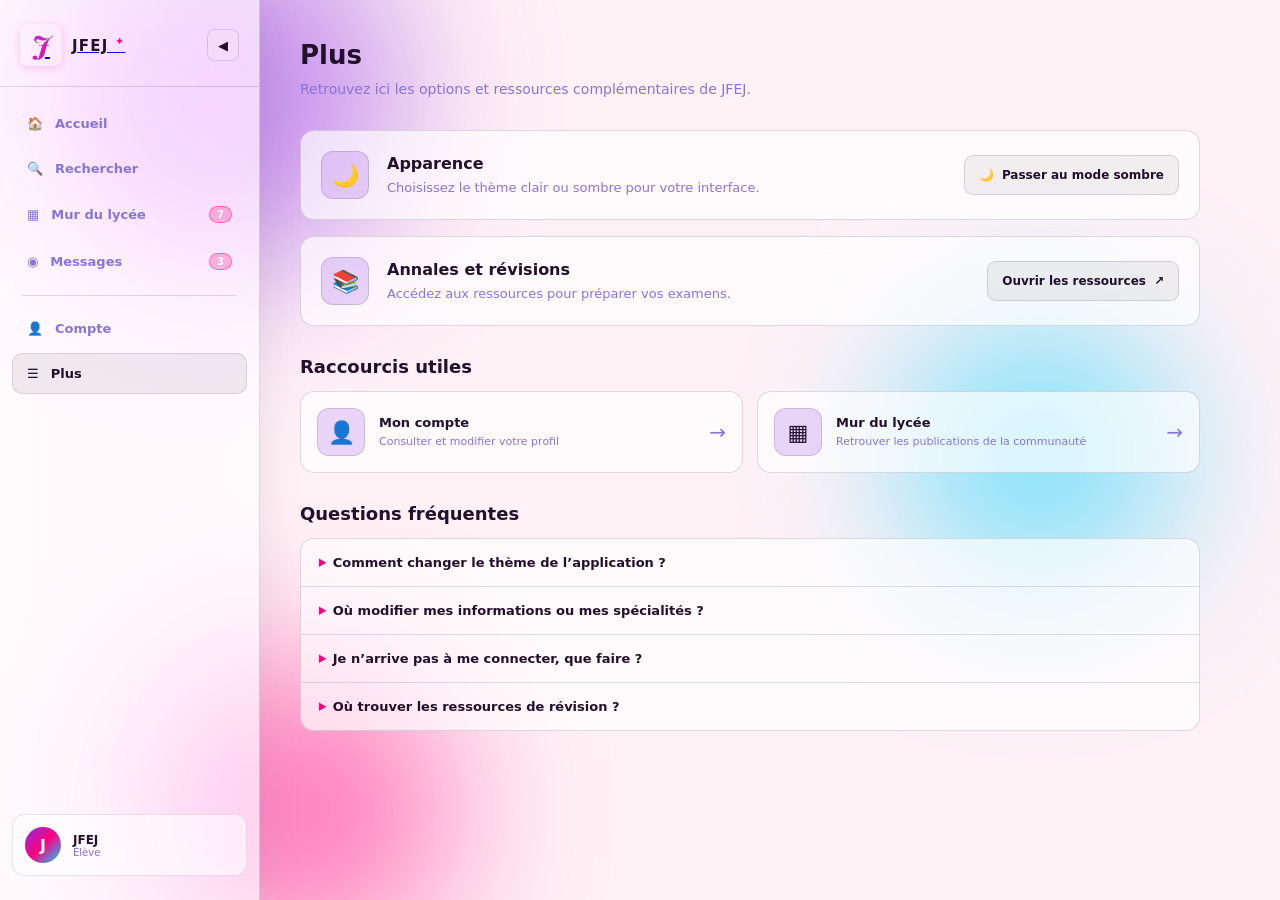
<file: The_Site/HTML/Plus.html>
<!DOCTYPE html>
<html lang="fr">
<head>
    <meta charset="UTF-8" />
    <meta name="viewport" content="width=device-width, initial-scale=1.0" />
    <title>Plus - JFEJ</title>
    <link rel="stylesheet" href="../CSS/Accueil.css">
    <link rel="stylesheet" href="../CSS/Plus.css">
    <link rel="stylesheet" href="../CSS/Responsive.css">
</head>
<body data-logout-url="../../JFEJ/HTML/profil.html" data-account-home-url="../../JFEJ/HTML/index.html">
    <div class="JFEJ-app" id="appContainer">
        <div class="JFEJ-bg" aria-hidden="true">
            <div class="JFEJ-blob JFEJ-blob--violet"></div>
            <div class="JFEJ-blob JFEJ-blob--rose"></div>
            <div class="JFEJ-blob JFEJ-blob--bleu"></div>
        </div>

        <nav class="JFEJ-sidebar" aria-label="Navigation principale">
            <div class="JFEJ-brand">
                <a class="JFEJ-logo-wrapper" href="Accueil.html" aria-label="JFEJ, accueil">
                    <span class="JFEJ-logo-icon">J</span>
                    <span class="JFEJ-brand-title">JFEJ <span class="JFEJ-star">✦</span></span>
                </a>
                <button class="JFEJ-toggle-btn" id="btnToggleSidebar" type="button" title="Réduire/Étendre le menu" aria-label="Réduire le menu">◀</button>
            </div>

            <div class="JFEJ-links">
                <a class="JFEJ-link" href="Accueil.html">
                    <span class="JFEJ-link-icon">🏠</span>
                    <span class="JFEJ-link-text">Accueil</span>
                </a>
                <a class="JFEJ-link" href="#" id="btnSearch" aria-controls="searchPanel" aria-expanded="false">
                    <span class="JFEJ-link-icon">🔍</span>
                    <span class="JFEJ-link-text">Rechercher</span>
                </a>
                <a class="JFEJ-link" href="Mur%20_du%20_lyc%C3%A9e.html">
                    <span class="JFEJ-link-icon">▦</span>
                    <span class="JFEJ-link-text">Mur du lycée</span>
                    <span class="JFEJ-badge">7</span>
                </a>
                <a class="JFEJ-link" href="Messages.html">
                    <span class="JFEJ-link-icon">◉</span>
                    <span class="JFEJ-link-text">Messages</span>
                    <span class="JFEJ-badge">3</span>
                </a>

                <div class="JFEJ-divider"></div>

                <a class="JFEJ-link" href="Mon%20compte.html">
                    <span class="JFEJ-link-icon">👤</span>
                    <span class="JFEJ-link-text">Compte</span>
                </a>
                <a class="JFEJ-link is-active" href="Plus.html" aria-current="page">
                    <span class="JFEJ-link-icon">☰</span>
                    <span class="JFEJ-link-text">Plus</span>
                </a>
            </div>

            <div class="JFEJ-user">
                <div class="JFEJ-avatar" aria-hidden="true">J</div>
                <div class="JFEJ-user-details">
                    <div class="JFEJ-username">JFEJ</div>
                    <div class="JFEJ-userrole">Élève</div>
                </div>
            </div>
        </nav>

        <div class="JFEJ-search-panel" id="searchPanel" aria-hidden="true" inert>
            <button class="JFEJ-search-close" type="button" aria-label="Fermer la recherche">✕</button>
            <h2 class="JFEJ-heading">Recherche</h2>
            <p class="JFEJ-subheading">Trouvez rapidement vos projets ou fichiers.</p>
            <input type="search" class="JFEJ-search-input" placeholder="Tapez votre recherche..." aria-label="Rechercher">
        </div>
        <button class="JFEJ-search-backdrop" type="button" aria-label="Fermer la recherche"></button>

        <main class="JFEJ-main">
            <header class="JFEJ-header">
                <h1 class="JFEJ-heading">Plus</h1>
                <p class="JFEJ-subheading">Retrouvez ici les options et ressources complémentaires de JFEJ.</p>
            </header>

            <section class="JFEJ-plus-options" aria-label="Options et ressources">
                <article class="JFEJ-plus-card">
                    <div class="JFEJ-plus-card-icon" aria-hidden="true">🌙</div>
                    <div class="JFEJ-plus-card-content">
                        <h2>Apparence</h2>
                        <p>Choisissez le thème clair ou sombre pour votre interface.</p>
                    </div>
                    <button class="JFEJ-plus-action" id="btnTheme" type="button" aria-pressed="false">
                        <span class="JFEJ-plus-action-icon" aria-hidden="true">🌙</span>
                        <span id="themeLabel">Passer au mode sombre</span>
                    </button>
                </article>

                <article class="JFEJ-plus-card">
                    <div class="JFEJ-plus-card-icon" aria-hidden="true">📚</div>
                    <div class="JFEJ-plus-card-content">
                        <h2>Annales et révisions</h2>
                        <p>Accédez aux ressources pour préparer vos examens.</p>
                    </div>
                    <a class="JFEJ-plus-action" href="https://miabecampus.com" target="_blank" rel="noopener noreferrer">
                        Ouvrir les ressources
                        <span aria-hidden="true">↗</span>
                    </a>
                </article>

            </section>

            <section class="JFEJ-plus-section JFEJ-account-actions" id="plusAccountActions" aria-labelledby="plus-account-title" hidden>
                <h2 class="JFEJ-plus-section-title" id="plus-account-title">Compte et sécurité</h2>
                <div class="JFEJ-account-action-list">
                    <button class="JFEJ-account-action" id="btn-quick-logout" type="button">
                        <span class="JFEJ-account-action-icon" aria-hidden="true">↪</span>
                        <span><strong>Déconnexion</strong><small>Quitter votre session sur cet appareil.</small></span>
                    </button>
                    <button class="JFEJ-account-action is-danger" id="btn-delete-account" type="button">
                        <span class="JFEJ-account-action-icon" aria-hidden="true">⌫</span>
                        <span><strong>Supprimer mon compte</strong><small>Supprimer votre compte et les informations enregistrées sur cet appareil.</small></span>
                    </button>
                </div>
            </section>

            <section class="JFEJ-plus-section" aria-labelledby="plus-shortcuts-title">
                <h2 class="JFEJ-plus-section-title" id="plus-shortcuts-title">Raccourcis utiles</h2>
                <div class="JFEJ-plus-shortcuts">
                    <a class="JFEJ-plus-shortcut" href="Mon%20compte.html">
                        <span class="JFEJ-plus-card-icon" aria-hidden="true">👤</span>
                        <span><strong>Mon compte</strong><small>Consulter et modifier votre profil</small></span>
                        <span class="JFEJ-plus-shortcut-arrow" aria-hidden="true">→</span>
                    </a>
                    <a class="JFEJ-plus-shortcut" href="Mur%20_du%20_lyc%C3%A9e.html">
                        <span class="JFEJ-plus-card-icon" aria-hidden="true">▦</span>
                        <span><strong>Mur du lycée</strong><small>Retrouver les publications de la communauté</small></span>
                        <span class="JFEJ-plus-shortcut-arrow" aria-hidden="true">→</span>
                    </a>
                </div>
            </section>

            <section class="JFEJ-plus-section" aria-labelledby="plus-faq-title">
                <h2 class="JFEJ-plus-section-title" id="plus-faq-title">Questions fréquentes</h2>
                <div class="JFEJ-plus-faq">
                    <details>
                        <summary>Comment changer le thème de l’application ?</summary>
                        <p>Utilisez le bouton « Apparence » en haut de cette page. Votre choix est mémorisé dans ce navigateur.</p>
                    </details>
                    <details>
                        <summary>Où modifier mes informations ou mes spécialités ?</summary>
                        <p>Ouvrez « Mon compte » depuis les raccourcis ci-dessus pour consulter ou modifier votre profil.</p>
                    </details>
                    <details>
                        <summary>Je n’arrive pas à me connecter, que faire ?</summary>
                        <p>Vérifiez votre adresse e-mail et votre mot de passe. Si le problème persiste, retournez à la page d’accueil pour accéder à la connexion.</p>
                    </details>
                    <details>
                        <summary>Où trouver les ressources de révision ?</summary>
                        <p>Le lien « Ouvrir les ressources » vous dirige vers le site externe d’annales et de révisions.</p>
                    </details>
                </div>
            </section>
        </main>
    </div>

    <script src="../JS/The_Site.js"></script>
</body>
</html>
</file>
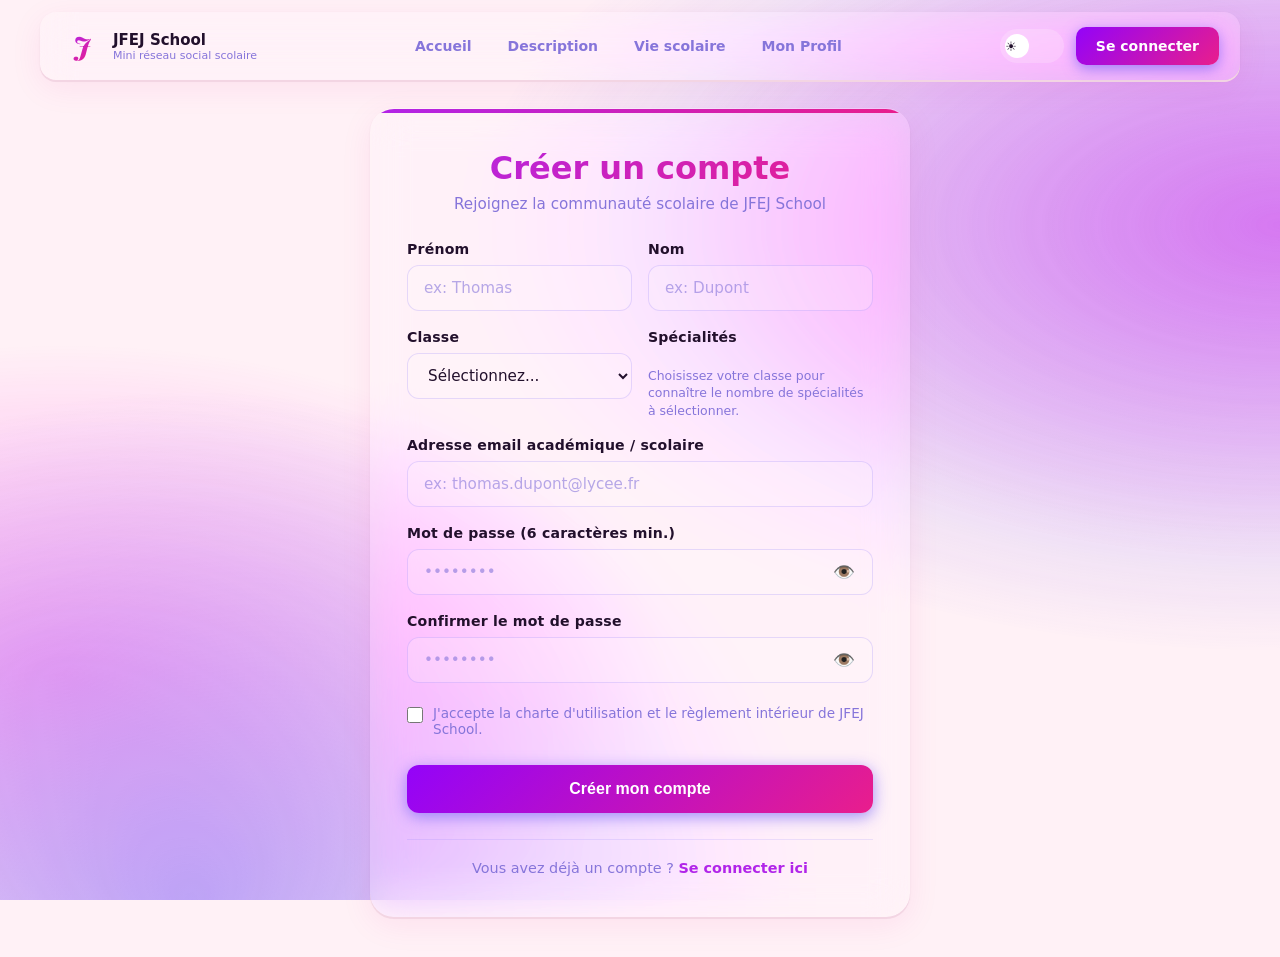
<file: JFEJ/Page d'inscription/html/Inscription.html>
<!DOCTYPE html>
<html lang="fr">
<head>
  <meta charset="UTF-8" />
  <meta name="viewport" content="width=device-width, initial-scale=1.0" />
  <title>JFEJ School — Créer un compte</title>
  <meta name="description" content="Rejoignez JFEJ School, le mini réseau social pour lycéens. Échangez sur vos spécialités et votre vie scolaire." />
  
  <!-- Feuilles de style -->
  <link rel="stylesheet" href="../../CSS/common.css" />
  <link rel="stylesheet" href="../CSS/Page d'inscription.css" />
</head>
<body>
  <input type="checkbox" id="dark-mode-toggle" />

  <!-- HEADER TOPBAR -->
  <header class="topbar">
    <div class="container nav">
      <a href="../../HTML/index.html" class="brand" aria-label="JFEJ School">
        <div class="brand-mark">
          <span class="letter-j">J</span>
        </div>
        <div class="brand-text">
          <strong>JFEJ School</strong>
          <span>Mini réseau social scolaire</span>
        </div>
      </a>

      <nav class="menu" aria-label="Navigation principale">
        <ul>
          <li><a href="../../HTML/index.html">Accueil</a></li>
          <li><a href="../../HTML/description.html">Description</a></li>
          <li><a href="../../HTML/vie-scolaire.html">Vie scolaire</a></li>
          <li><a href="../../HTML/profil.html">Mon Profil</a></li>
        </ul>
      </nav>

      <div class="actions">
        <label class="toggle-dark-mode" for="dark-mode-toggle" aria-label="Basculer le mode sombre">
          <div class="toggle-track">
            <div class="toggle-knob">
              <span class="toggle-icon toggle-icon--sun">☀</span>
              <span class="toggle-icon toggle-icon--moon">☽</span>
            </div>
          </div>
        </label>
        <a href="../../Page de Connexion/HTML/Page de connexion.html" class="btn-cta">Se connecter</a>
      </div>
    </div>
  </header>

  <!-- CONTENU PRINCIPAL : FORMULAIRE D'INSCRIPTION -->
  <main class="auth-wrapper">
    <div class="auth-card">
      <div class="auth-header">
        <h1>Créer un compte</h1>
        <p>Rejoignez la communauté scolaire de JFEJ School</p>
      </div>

      <!-- Zone de message d'alerte JS -->
      <div id="auth-alert" class="auth-alert" role="alert"></div>

      <form id="register-form" class="auth-form" action="#" method="POST" novalidate>
        <!-- Ligne : Prénom et Nom -->
        <div class="form-row">
          <div class="form-group">
            <label for="prenom">Prénom</label>
            <input 
              type="text" 
              id="prenom" 
              name="prenom" 
              class="form-input" 
              placeholder="ex: Thomas" 
              required 
              autocomplete="given-name"
            />
          </div>
          <div class="form-group">
            <label for="nom">Nom</label>
            <input 
              type="text" 
              id="nom" 
              name="nom" 
              class="form-input" 
              placeholder="ex: Dupont" 
              required 
              autocomplete="family-name"
            />
          </div>
        </div>

        <!-- Ligne : Classe et Spécialité -->
        <div class="form-row">
          <div class="form-group">
            <label for="classe">Classe</label>
            <select id="classe" name="classe" class="form-select" required>
              <option value="" disabled selected>Sélectionnez...</option>
              <option value="Seconde">Seconde</option>
              <option value="1ère">1ère Générale</option>
              <option value="Terminale">Terminale Générale</option>
            </select>
          </div>
          <div class="form-group">
            <span class="form-label">Spécialités</span>
            <div id="registration-specialty-fields" class="registration-specialty-fields" aria-describedby="specialite-help">
              <div class="registration-specialty-field">
                <label for="specialite-1">Spécialité 1</label>
                <select id="specialite-1" name="specialite-1" class="form-select">
                  <option value="">Choisir...</option>
                  <option value="Numérique et Sciences Informatiques (NSI)">NSI</option>
                  <option value="Mathématique">Mathématiques</option>
                  <option value="Physique-Chimie">Physique-Chimie</option>
                  <option value="Science de la Vie et de la Terre">SVT</option>
                  <option value="Sciences Économiques et Sociales (SES)">SES</option>
                  <option value="Histoire-Géographie, Géopolitique et Sciences Politiques(HGGSP)">HGGSP</option>
                  <option value="Humanités, Littérature et Philosophie (HLP)">HLP</option>
                  <option value="Langues, littératures et cultures étrangères et régionales (LLCER - Anglais)">LLCER Anglais</option>
                </select>
              </div>
              <div class="registration-specialty-field">
                <label for="specialite-2">Spécialité 2</label>
                <select id="specialite-2" name="specialite-2" class="form-select">
                  <option value="">Choisir...</option>
                  <option value="Numérique et Sciences Informatiques (NSI)">NSI</option>
                  <option value="Mathématique">Mathématiques</option>
                  <option value="Physique-Chimie">Physique-Chimie</option>
                  <option value="Science de la Vie et de la Terre">SVT</option>
                  <option value="Sciences Économiques et Sociales (SES)">SES</option>
                  <option value="Histoire-Géographie, Géopolitique et Sciences Politiques(HGGSP)">HGGSP</option>
                  <option value="Humanités, Littérature et Philosophie (HLP)">HLP</option>
                  <option value="Langues, littératures et cultures étrangères et régionales (LLCER - Anglais)">LLCER Anglais</option>
                </select>
              </div>
              <div class="registration-specialty-field">
                <label for="specialite-3">Spécialité 3</label>
                <select id="specialite-3" name="specialite-3" class="form-select">
                  <option value="">Choisir...</option>
                  <option value="Numérique et Sciences Informatiques (NSI)">NSI</option>
                  <option value="Mathématique">Mathématiques</option>
                  <option value="Physique-Chimie">Physique-Chimie</option>
                  <option value="Science de la Vie et de la Terre">SVT</option>
                  <option value="Sciences Économiques et Sociales (SES)">SES</option>
                  <option value="Histoire-Géographie, Géopolitique et Sciences Politiques(HGGSP)">HGGSP</option>
                  <option value="Humanités, Littérature et Philosophie (HLP)">HLP</option>
                  <option value="Langues, littératures et cultures étrangères et régionales (LLCER - Anglais)">LLCER Anglais</option>
                </select>
              </div>
            </div>
            <small id="specialite-help" class="form-help">Choisissez votre classe pour connaître le nombre de spécialités à sélectionner.</small>
          </div>
        </div>

        <!-- Email -->
        <div class="form-group">
          <label for="email">Adresse email académique / scolaire</label>
          <input 
            type="email" 
            id="email" 
            name="email" 
            class="form-input" 
            placeholder="ex: thomas.dupont@lycee.fr" 
            required 
            autocomplete="email"
          />
        </div>

        <!-- Mot de passe -->
        <div class="form-group">
          <label for="password">Mot de passe (6 caractères min.)</label>
          <div class="input-container">
            <input 
              type="password" 
              id="password" 
              name="password" 
              class="form-input" 
              placeholder="••••••••" 
              required 
              autocomplete="new-password"
            />
            <button 
              type="button" 
              class="toggle-pwd-btn" 
              data-target="password" 
              aria-label="Afficher le mot de passe"
            >👁️</button>
          </div>
        </div>

        <!-- Confirmer le mot de passe -->
        <div class="form-group">
          <label for="confirm-password">Confirmer le mot de passe</label>
          <div class="input-container">
            <input 
              type="password" 
              id="confirm-password" 
              name="confirm-password" 
              class="form-input" 
              placeholder="••••••••" 
              required 
              autocomplete="new-password"
            />
            <button 
              type="button" 
              class="toggle-pwd-btn" 
              data-target="confirm-password" 
              aria-label="Afficher le mot de passe"
            >👁️</button>
          </div>
        </div>

        <!-- Charte d'utilisation -->
        <label class="terms-group">
          <input type="checkbox" id="terms" name="terms" required />
          <span>J'accepte la charte d'utilisation et le règlement intérieur de JFEJ School.</span>
        </label>

        <!-- Bouton Soumettre -->
        <button type="submit" class="btn-submit">Créer mon compte</button>
      </form>

      <div class="auth-footer">
        <p>Vous avez déjà un compte ? 
          <a href="../../Page de Connexion/HTML/Page de connexion.html">Se connecter ici</a>
        </p>
      </div>
    </div>
  </main>

  <!-- SCRIPTS -->
  <script src="../../JS/navigation.js"></script>
  <script src="../../JS/auth.js"></script>
</body>
</html>
</file>
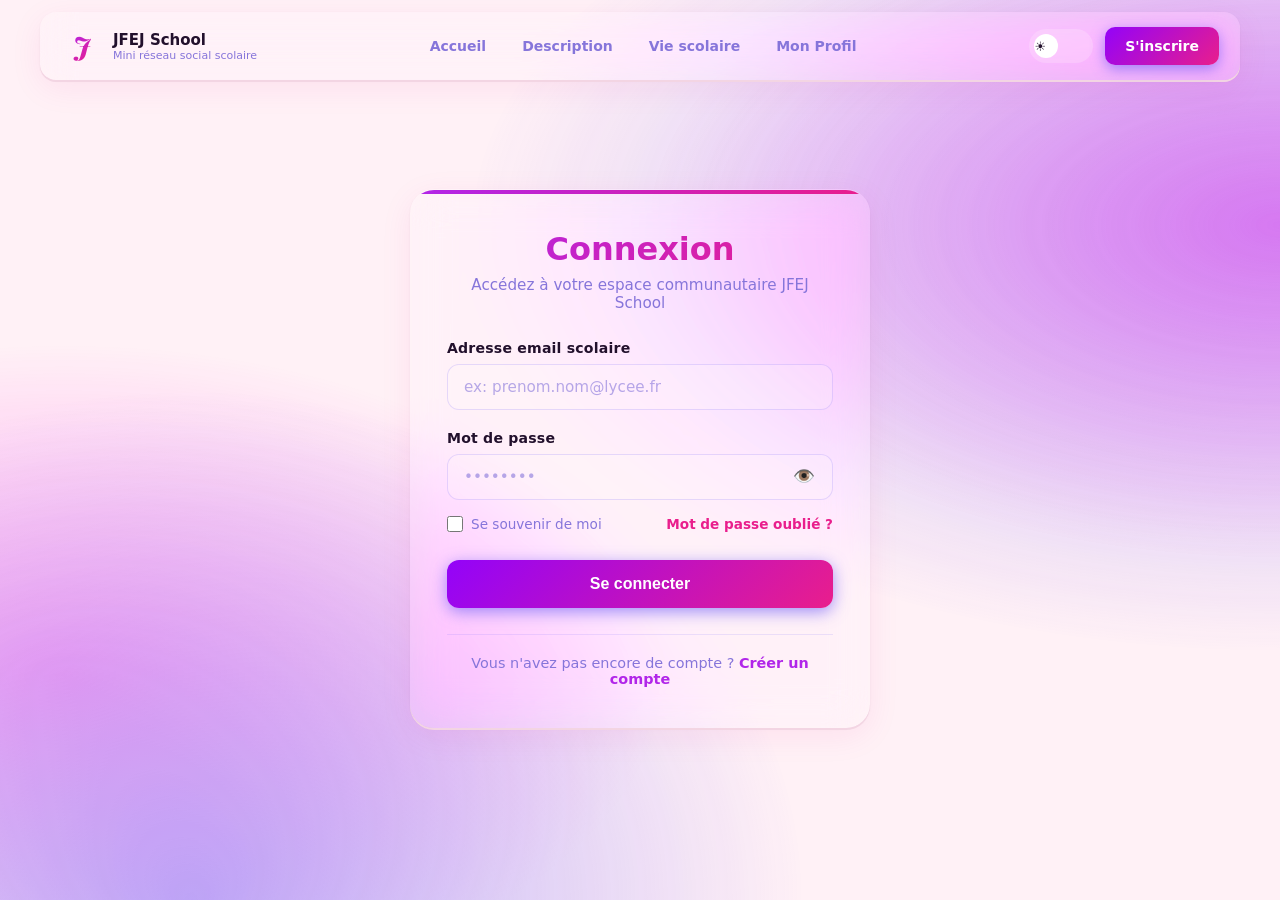
<file: JFEJ/Page de Connexion/HTML/Page de connexion.html>
<!DOCTYPE html>
<html lang="fr">
<head>
  <meta charset="UTF-8" />
  <meta name="viewport" content="width=device-width, initial-scale=1.0" />
  <title>JFEJ School — Connexion</title>
  <meta name="description" content="Connectez-vous à votre espace JFEJ School, mini réseau social pour lycéens." />
  
  <!-- Feuilles de style -->
  <link rel="stylesheet" href="../../CSS/common.css" />
  <link rel="stylesheet" href="../CSS/Page de connexion.css" />
</head>
<body>
  <input type="checkbox" id="dark-mode-toggle" />

  <!-- HEADER TOPBAR -->
  <header class="topbar">
    <div class="container nav">
      <a href="../../HTML/index.html" class="brand" aria-label="JFEJ School">
        <div class="brand-mark">
          <span class="letter-j">J</span>
        </div>
        <div class="brand-text">
          <strong>JFEJ School</strong>
          <span>Mini réseau social scolaire</span>
        </div>
      </a>

      <nav class="menu" aria-label="Navigation principale">
        <ul>
          <li><a href="../../HTML/index.html">Accueil</a></li>
          <li><a href="../../HTML/description.html">Description</a></li>
          <li><a href="../../HTML/vie-scolaire.html">Vie scolaire</a></li>
          <li><a href="../../HTML/profil.html">Mon Profil</a></li>
        </ul>
      </nav>

      <div class="actions">
        <label class="toggle-dark-mode" for="dark-mode-toggle" aria-label="Basculer le mode sombre">
          <div class="toggle-track">
            <div class="toggle-knob">
              <span class="toggle-icon toggle-icon--sun">☀</span>
              <span class="toggle-icon toggle-icon--moon">☽</span>
            </div>
          </div>
        </label>
        <a href="../../Page d'inscription/html/Inscription.html" class="btn-cta">S'inscrire</a>
      </div>
    </div>
  </header>

  <!-- CONTENU PRINCIPAL : FORMULAIRE DE CONNEXION -->
  <main class="auth-wrapper">
    <div class="auth-card">
      <div class="auth-header">
        <h1>Connexion</h1>
        <p>Accédez à votre espace communautaire JFEJ School</p>
      </div>

      <!-- Zone de notification JS -->
      <div id="auth-alert" class="auth-alert" role="alert"></div>

      <form id="login-form" class="auth-form" action="#" method="POST" novalidate>
        <!-- Email -->
        <div class="form-group">
          <label for="email">Adresse email scolaire</label>
          <div class="input-container">
            <input 
              type="email" 
              id="email" 
              name="email" 
              class="form-input" 
              placeholder="ex: prenom.nom@lycee.fr" 
              required 
              autocomplete="email"
            />
          </div>
        </div>

        <!-- Mot de passe -->
        <div class="form-group">
          <label for="password">Mot de passe</label>
          <div class="input-container">
            <input 
              type="password" 
              id="password" 
              name="password" 
              class="form-input" 
              placeholder="••••••••" 
              required 
              autocomplete="current-password"
            />
            <button 
              type="button" 
              class="toggle-pwd-btn" 
              data-target="password" 
              aria-label="Afficher le mot de passe"
            >👁️</button>
          </div>
        </div>

        <!-- Options supplémentaires -->
        <div class="form-options">
          <label class="remember-me">
            <input type="checkbox" id="remember" name="remember" />
            <span>Se souvenir de moi</span>
          </label>
          <a href="#" class="forgot-password" onclick="alert('Indice pour les tests : Utilisez l\'email eleve@jfej.fr avec le mot de passe jfej2026 !'); return false;">Mot de passe oublié ?</a>
        </div>

        <!-- Bouton Soumettre -->
        <button type="submit" class="btn-submit">Se connecter</button>
      </form>

      <div class="auth-footer">
        <p>Vous n'avez pas encore de compte ? 
          <a href="../../Page d'inscription/html/Inscription.html">Créer un compte</a>
        </p>
      </div>
    </div>
  </main>

  <!-- SCRIPTS -->
  <script src="../../JS/navigation.js"></script>
  <script src="../../JS/auth.js"></script>
</body>
</html>
</file>
<file: JFEJ/CSS/common.css>
/* Importation de la police Playfair Display pour le "J" */
@import url('https://fonts.googleapis.com/css2?family=Playfair+Display:ital,wght@1,700;1,800&display=swap');

/* Style du conteneur de la définition */
    details {
      background: var(--surface2);
      border: 1px solid var(--border);
      border-radius: 12px;
      padding: 1rem;
      margin-bottom: 1rem;
      transition: background var(--dur) ease, border-color var(--dur) ease;
    }

    /* Style du mot clé (la ligne cliquable) */
    summary {
      font-weight: 700;
      font-size: 1.1rem;
      color: var(--text);
      cursor: pointer;
      list-style: none; /* Enlève la flèche par défaut sur certains navigateurs */
      display: flex;
      justify-content: space-between;
      align-items: center;
    }

    /* Petite flèche personnalisée à droite */
    summary::after {
      content: "▼";
      font-size: 0.8rem;
      transition: transform 0.3s ease;
      color: var(--accent2);
    }

    /* Rotation de la flèche quand l'accordéon est ouvert */
    details[open] summary::after {
      transform: rotate(180deg);
    }

    details[open] {
      border-color: var(--accent);
    }

    /* Style du paragraphe de définition */
    details p {
      margin-top: 0.8rem;
      margin-bottom: 0;
      color: var(--details-text);
      line-height: 1.6;
      border-top: 1px solid var(--border);
      padding-top: 0.8rem;
    }
    
    /* ========== VARIABLES CSS MODE CLAIR / SOMBRE ========== */
:root {
  --dur: 0.55s;
  --ease: cubic-bezier(0.34, 1.56, 0.64, 1);
  
  /* Mode Clair */
  --bg: #fff1f6;
  --surface: #ffffff30;
  --surface2: #fff7fa34;
  --border: #f3d5e300;
  --text: #22102c;
  --muted: #8675da;
  --details-text: #a5588c;
  --accent: #b125e9;
  --accent1: red;
  --accent2: #e91e8c;
  --accent3: green;
  --accent4: blue;
  --accent5: maroon;
  --button-start: #9303f9;
  --button-end: #e91e8c;
  --button-glow: rgba(125, 106, 247, 0.733);
  --glow: rgba(125, 106, 247, 0.598);
  --glow-secondary: rgba(255, 0, 230, 0.384);
  --grid-line: rgba(233, 30, 140, 0.045);
  --card-shadow: 0 2px 0 #f3d5e3, 0 8px 32px rgba(233, 30, 140, 0.08), 0 1px 3px rgba(0, 0, 0, 0.06);
  --details: rgba(178, 39, 220, 0.8);
}

:root.dark-mode {
  --bg: #08061a;
  --surface: #0f0c2448;
  --surface2: #13102c3e;
  --border: #2a244a00;
  --text: #fcebfe;
  --muted: #8b77cf;
  --details-text: #f781fd;
  --accent: #9d8eff;
  --accent2: #ff6eb4;
  --button-start: #9100f8;
  --button-end: #ff6eb4;
  --button-glow: rgba(157, 142, 255, 0.893);
  --glow: rgba(184, 70, 246, 0.553);
  --glow-secondary: rgba(251, 3, 226, 0.311);
  --grid-line: rgba(255, 110, 180, 0.06);
  --card-shadow: 0 2px 0 #2a244a, 0 8px 40px rgba(255, 110, 180, 0.12), 0 1px 3px rgba(0, 0, 0, 0.5);
}

/* ========== RESET & BASE ========== */
* {
  box-sizing: border-box;
  margin: 0;
  padding: 0;
}

html {
  scroll-behavior: smooth;
}

body {
  min-height: 100vh;
  background-color: var(--bg);
  color: var(--text);
  font-family: 'Segoe UI', system-ui, -apple-system, sans-serif;
  transition: background-color var(--dur) ease, color var(--dur) ease;
  overflow-x: hidden;
  position: relative;
}

body::before {
  content: "";
  position: fixed;
  top: 0;
  left: 0;
  width: 100%;
  height: 100%;
  background:
    radial-gradient(ellipse at 15% 100%, var(--glow), transparent 40%),
    radial-gradient(ellipse at 100% 25%, var(--glow-secondary), transparent 35%),
    radial-gradient(ellipse at 100% 25%, var(--glow), transparent 45%),
    radial-gradient(ellipse at 5% 75%, var(--glow-secondary), transparent 35%);
  pointer-events: none;
  z-index: -1;
  opacity: 0.85;
}

/* ========== HEADER GLASSMORPHISM ========== */
#dark-mode-toggle {
  display: none;
}

.topbar {
  position: sticky;
  top: 12px;
  z-index: 100;
  display: flex;
  align-items: center;
  justify-content: space-between;
  gap: 16px;
  max-width: 1200px;
  margin: 0 auto;
  padding: 12px 20px;
  border-radius: 16px;
  background: var(--surface);
  border: 1px solid var(--border);
  box-shadow: var(--card-shadow);
  -webkit-backdrop-filter: blur(16px) saturate(180%);
  backdrop-filter: blur(16px) saturate(180%);
  transition: background var(--dur) ease, border-color var(--dur) ease, box-shadow var(--dur) ease;
}

.container.nav {
  display: flex;
  align-items: center;
  justify-content: space-between;
  width: 100%;
  gap: 20px;
}

/* BRAND / LOGO JFEJ School */

.brand {
  display: flex;
  align-items: center;
  gap: 10px;
  text-decoration: none;
  color: var(--text);
  flex-shrink: 0;
}

.brand-mark {
  position: relative;
  display: flex;
  align-items: center;
  justify-content: center;
  width: 42px;
  height: 42px;
  flex: 0 0 42px;
  transition: transform 0.2s ease;
}

.brand-mark:hover {
  transform: scale(1.05);
}

/* Le "J" stylisé avec le dégradé signature */
.letter-j {
  display: block;
  font-family: 'Playfair Display', serif;
  font-size: 26px;
  font-weight: 800;
  font-style: italic;
  line-height: 1.2;
  background: linear-gradient(135deg, var(--accent), var(--accent2));
  -webkit-background-clip: text;
  background-clip: text;
  -webkit-text-fill-color: transparent;
}

.logo-inner {
  display: flex;
  align-items: center;
  justify-content: center;
  width: 100%;
  height: 100%;
}

.brand-text {
  font-size: 15px;
  font-weight: 700;
  color: var(--text);
}

.brand-text span {
  display: block;
  font-size: 11px;
  font-weight: 400;
  color: var(--muted);
}

/* MENU NAVIGATION */
.menu {
  flex: 1;
  display: flex;
  justify-content: center;
}

.menu ul {
  display: flex;
  align-items: center;
  gap: 8px;
  list-style: none;
}

.menu a {
  position: relative;
  display: inline-flex;
  align-items: center;
  justify-content: center;
  height: 38px;
  padding: 0 14px;
  border-radius: 8px;
  font-size: 14px;
  font-weight: 600;
  color: var(--muted);
  text-decoration: none;
  transition: color var(--dur) ease, background var(--dur) ease;
  overflow: hidden;
}

.menu a::after {
  content: "";
  position: absolute;
  left: 10px;
  right: 10px;
  bottom: 6px;
  height: 2px;
  border-radius: 999px;
  background: linear-gradient(90deg, var(--accent), var(--accent2));
  transform: scaleX(0);
  transform-origin: right;
  transition: transform 0.35s cubic-bezier(0.2, 0.8, 0.2, 1);
}

.menu a:hover,
.menu a:focus-visible {
  color: var(--text);
  background: rgba(124, 106, 247, 0.06);
}

.menu a:hover::after,
.menu a:focus-visible::after,
.menu a[aria-current="page"]::after {
  transform: scaleX(1);
  transform-origin: left;
}

.menu a[aria-current="page"] {
  color: var(--text);
  background: rgba(124, 106, 247, 0.08);
  font-weight: 700;
}

.menu a:focus-visible {
  outline: 2px solid rgba(124, 106, 247, 0.4);
  outline-offset: 2px;
}

/* ========== FOOTER ========== */
.site-footer {
  margin-top: 48px;
  padding: 20px 28px;
  background: var(--surface2);
  color: var(--muted);
  border-top: 1px solid var(--border);
}

.site-footer-inner {
  display: flex;
  align-items: center;
  justify-content: space-between;
  gap: 20px;
  width: min(100%, 1600px);
  margin: 0 auto;
}

.site-footer-copy,
.site-footer-meta,
.site-footer-meta p {
  margin: 0;
  font-size: 0.9rem;
}

.site-footer-copy a {
  color: var(--text);
  font-weight: 700;
  text-decoration: none;
}

.site-footer-meta {
  display: flex;
  align-items: center;
  justify-content: flex-end;
  gap: 20px;
  flex-wrap: wrap;
}

.site-footer-separator {
  color: var(--muted);
}

.site-footer-meta a {
  color: var(--accent2);
  font-weight: 600;
  text-decoration: none;
}

.site-footer-copy a:hover,
.site-footer-copy a:focus-visible,
.site-footer-meta a:hover,
.site-footer-meta a:focus-visible {
  color: var(--accent);
  text-decoration: underline;
  text-underline-offset: 3px;
}

@media (max-width: 760px) {
  .site-footer-inner {
    flex-wrap: wrap;
  }

  .site-footer-meta {
    justify-content: flex-start;
    gap: 10px 14px;
  }
}

@media (max-width: 520px) {
  .site-footer {
    padding: 20px;
  }

  .site-footer-inner {
    align-items: flex-start;
  }

  .site-footer-meta {
    width: 100%;
    font-size: 0.82rem;
  }

  .site-footer-separator {
    display: none;
  }
}

@media (max-width: 1024px) {
  .container.nav {
    flex-wrap: wrap;
    gap: 12px 20px;
  }

  .menu {
    order: 3;
    flex: 1 0 100%;
  }

  .menu ul {
    flex-wrap: wrap;
    justify-content: center;
  }
}

/* TOGGLE DARK MODE */
.actions {
  display: flex;
  align-items: center;
  gap: 12px;
}

.toggle-dark-mode {
  display: flex;
  align-items: center;
  cursor: pointer;
  user-select: none;
}

.toggle-track {
  width: 64px;
  height: 34px;
  border-radius: 17px;
  background: var(--surface2);
  border: 1.5px solid var(--border);
  position: relative;
  transition: background var(--dur) ease, border-color var(--dur) ease;
}

body.dark-mode .toggle-track {
  background: linear-gradient(135deg, var(--button-start), var(--button-end));
  border-color: transparent;
}

.toggle-knob {
  position: absolute;
  top: 4px;
  left: 4px;
  width: 24px;
  height: 24px;
  border-radius: 50%;
  background: #fff;
  transition: transform var(--dur) var(--ease);
  display: flex;
  align-items: center;
  justify-content: center;
  font-size: 13px;
}

body.dark-mode .toggle-knob {
  transform: translateX(30px);
}

.toggle-icon--sun {
  opacity: 1;
}

.toggle-icon--moon {
  opacity: 0;
}

body.dark-mode .toggle-icon--sun {
  opacity: 0;
}

body.dark-mode .toggle-icon--moon {
  opacity: 1;
}

.btn-cta {
  display: flex;
  align-items: center;
  height: 38px;
  padding: 0 20px;
  border-radius: 10px;
  font-size: 14px;
  font-weight: 700;
  color: #ffffff;
  text-decoration: none;
  background: linear-gradient(135deg, var(--button-start), var(--button-end));
  box-shadow: 0 4px 14px var(--button-glow);
  transition: transform var(--dur) ease;
}

.btn-cta:hover {
  transform: translateY(-4px);
}

/* SECTIONS COMMUNE */
.card-section {
  max-width: 1300px;
  margin: 60px auto;
  padding: 70px 50px;
  background: var(--surface);
  border: 1px solid var(--border);
  border-radius: 20px;
  box-shadow: var(--card-shadow);
  transition: background var(--dur) ease, border-color var(--dur) ease;
  border-color: transparent; 
}

.card-section h1 {
  font-size: 2.5rem;
  color: var(--bg);
  margin-bottom: 20px;
  background: linear-gradient(135deg, var(--accent), var(--accent2));
  -webkit-background-clip: text;
  background-clip: text;
  -webkit-text-fill-color: transparent;
  border-color: transparent; 
}

@media (max-width: 768px) {
  .topbar {
    top: 8px;
    width: calc(100% - 24px);
    padding: 10px 12px;
  }

  .container.nav {
    gap: 8px;
  }

  .menu ul {
    justify-content: flex-start;
    gap: 4px;
  }

  .menu a {
    padding: 0 10px;
  }

  .brand-text span { display: none; }
  .card-section {
    width: calc(100% - 24px);
    margin: 32px auto;
    padding: 24px;
  }

  .reveal,
  .reveal.is-visible {
    opacity: 1;
    transform: none;
    transition: none;
  }
}

@media (max-width: 480px) {
  .topbar {
    width: calc(100% - 16px);
    padding: 8px;
  }

  .brand {
    gap: 6px;
  }

  .brand-mark {
    width: 36px;
    height: 36px;
    flex-basis: 36px;
  }

  .brand-text {
    font-size: 14px;
  }

  .menu ul {
    flex-wrap: nowrap;
    justify-content: space-between;
    gap: 2px;
  }

  .menu a {
    height: 36px;
    padding: 0 6px;
    font-size: 12px;
    white-space: nowrap;
  }

  .actions {
    gap: 6px;
  }

  .toggle-track {
    width: 48px;
    height: 30px;
  }

  .toggle-knob {
    top: 3px;
    left: 3px;
    width: 22px;
    height: 22px;
  }

  body.dark-mode .toggle-knob {
    transform: translateX(18px);
  }

  .btn-cta {
    height: 36px;
    padding: 0 10px;
    font-size: 12px;
  }

  .card-section {
    width: calc(100% - 16px);
    margin: 20px auto;
    padding: 16px;
  }

  .card-section h2 {
    font-size: 1.25rem;
  }

  details {
    padding: 14px;
  }

  summary {
    font-size: 1rem;
  }

  details p {
    font-size: 0.95rem;
  }
}

@media (max-width: 360px) {
  .container.nav {
    column-gap: 6px;
  }

  .brand-mark {
    width: 30px;
    height: 30px;
    flex-basis: 30px;
  }

  .brand-text {
    font-size: 12px;
  }

  .toggle-track {
    width: 44px;
    height: 28px;
  }

  .toggle-knob {
    top: 2px;
    left: 2px;
    width: 22px;
    height: 22px;
  }

  body.dark-mode .toggle-knob {
    transform: translateX(16px);
  }

  .btn-cta {
    height: 34px;
    padding: 0 8px;
    font-size: 11px;
  }

  .menu ul {
    display: grid;
    grid-template-columns: repeat(2, minmax(0, 1fr));
  }

  .menu a {
    width: 100%;
    justify-content: flex-start;
    padding: 0 10px;
    font-size: 13px;
  }
}
</file>
<file: JFEJ/CSS/profil.css>
/* ========== STYLES DE LA PAGE DE PROFIL JFEJ SCHOOL ========== */

.profile-container {
  max-width: 1100px;
  margin: 40px auto 80px;
  padding: 0 20px;
  display: flex;
  flex-direction: column;
  gap: 30px;
}

/* CARTE ENTÊTE DU PROFIL */
.profile-card-header {
  background: var(--surface);
  border: 1px solid var(--border);
  border-radius: 24px;
  padding: 36px 40px;
  box-shadow: var(--card-shadow);
  -webkit-backdrop-filter: blur(20px) saturate(180%);
  backdrop-filter: blur(20px) saturate(180%);
  position: relative;
  overflow: hidden;
  display: flex;
  align-items: center;
  justify-content: space-between;
  gap: 30px;
  flex-wrap: wrap;
}

.profile-card-header::before {
  content: "";
  position: absolute;
  top: 0;
  left: 0;
  right: 0;
  height: 5px;
  background: linear-gradient(90deg, var(--accent), var(--accent2));
}

.profile-user-info {
  display: flex;
  align-items: center;
  gap: 24px;
}

/* AVATAR AVEC INITIALES */
.profile-avatar {
  width: 96px;
  height: 96px;
  border-radius: 50%;
  background: linear-gradient(135deg, var(--button-start), var(--button-end));
  display: flex;
  align-items: center;
  justify-content: center;
  font-size: 2.2rem;
  font-weight: 800;
  color: #ffffff;
  box-shadow: 0 6px 20px var(--button-glow);
  flex-shrink: 0;
  border: 3px solid rgba(255, 255, 255, 0.4);
}

.profile-names h1 {
  font-size: 2.2rem;
  font-weight: 800;
  margin-bottom: 6px;
  background: linear-gradient(135deg, var(--accent), var(--accent2));
  -webkit-background-clip: text;
  background-clip: text;
  -webkit-text-fill-color: transparent;
}

.profile-email {
  color: var(--muted);
  font-size: 0.95rem;
  margin-bottom: 12px;
}

/* BADGES DU PROFIL */
.profile-badges {
  display: flex;
  align-items: center;
  gap: 10px;
  flex-wrap: wrap;
}

.badge {
  padding: 6px 14px;
  border-radius: 999px;
  font-size: 0.82rem;
  font-weight: 700;
  display: inline-flex;
  align-items: center;
  gap: 6px;
}

.badge-classe {
  background: rgba(124, 106, 247, 0.15);
  border: 1px solid var(--accent);
  color: var(--text);
}

.badge-specialite {
  background: rgba(233, 30, 140, 0.15);
  border: 1px solid var(--accent2);
  color: var(--accent2);
}

.badge-status {
  background: rgba(34, 197, 94, 0.15);
  border: 1px solid rgba(34, 197, 94, 0.4);
  color: #22c55e;
}

/* BOUTON DÉCONNEXION DE L'EN-TÊTE */
.header-actions {
  display: flex;
  align-items: center;
  gap: 12px;
}

.btn-logout {
  display: inline-flex;
  align-items: center;
  gap: 8px;
  padding: 10px 20px;
  border-radius: 12px;
  font-size: 0.9rem;
  font-weight: 700;
  color: #ff5252;
  background: rgba(255, 82, 82, 0.12);
  border: 1px solid rgba(255, 82, 82, 0.3);
  cursor: pointer;
  text-decoration: none;
  transition: all 0.25s ease;
}

.btn-logout:hover {
  background: #ff5252;
  color: #ffffff;
  transform: translateY(-2px);
  box-shadow: 0 4px 14px rgba(255, 82, 82, 0.4);
}

/* STATISTIQUES RÉSEAU SCOLAIRE */
.profile-stats-grid {
  display: grid;
  grid-template-columns: repeat(auto-fit, minmax(220px, 1fr));
  gap: 20px;
}

.stat-card {
  background: var(--surface2);
  border: 1px solid var(--border);
  border-radius: 18px;
  padding: 24px;
  text-align: center;
  box-shadow: var(--card-shadow);
  transition: transform var(--dur) ease, border-color var(--dur) ease;
}

.stat-card:hover {
  transform: translateY(-4px);
  border-color: var(--accent);
}

.stat-icon {
  font-size: 2rem;
  margin-bottom: 8px;
}

.stat-number {
  font-size: 1.8rem;
  font-weight: 800;
  color: var(--text);
  margin-bottom: 4px;
}

.stat-label {
  font-size: 0.88rem;
  color: var(--muted);
  font-weight: 600;
}

/* SECTION DÉTAILS ET MODIFICATION DU PROFIL */
.profile-main-grid {
  display: grid;
  grid-template-columns: 1fr 1fr;
  gap: 25px;
}

.profile-card-section {
  background: var(--surface);
  border: 1px solid var(--border);
  border-radius: 20px;
  padding: 30px;
  box-shadow: var(--card-shadow);
  -webkit-backdrop-filter: blur(16px) saturate(180%);
  backdrop-filter: blur(16px) saturate(180%);
}

.profile-card-section h2 {
  font-size: 1.3rem;
  margin-bottom: 20px;
  display: flex;
  align-items: center;
  gap: 10px;
  color: var(--text);
  border-bottom: 1px solid rgba(124, 106, 247, 0.15);
  padding-bottom: 12px;
}

/* LISTE DES INFORMATIONS */
.info-list {
  display: flex;
  flex-direction: column;
  gap: 16px;
}

.info-item {
  display: flex;
  justify-content: space-between;
  align-items: center;
  padding: 10px 0;
  border-bottom: 1px dashed rgba(124, 106, 247, 0.1);
}

.info-label {
  font-size: 0.9rem;
  color: var(--muted);
  font-weight: 600;
}

.info-value {
  font-size: 0.95rem;
  color: var(--text);
  font-weight: 700;
}

/* FORMULAIRE DE MISE À JOUR */
.edit-form {
  display: flex;
  flex-direction: column;
  gap: 16px;
}

.edit-group {
  display: flex;
  flex-direction: column;
  gap: 6px;
}

.edit-group label {
  font-size: 0.85rem;
  font-weight: 600;
  color: var(--muted);
}

.edit-input,
.edit-select,
.edit-textarea {
  width: 100%;
  padding: 10px 14px;
  background: var(--surface2);
  border: 1.5px solid rgba(124, 106, 247, 0.2);
  border-radius: 10px;
  color: var(--text);
  font-size: 0.92rem;
  font-family: inherit;
  outline: none;
  transition: border-color 0.2s ease, box-shadow 0.2s ease;
}

.edit-textarea {
  resize: vertical;
  min-height: 80px;
}

.edit-input:focus,
.edit-select:focus,
.edit-textarea:focus {
  border-color: var(--accent);
  box-shadow: 0 0 0 3px rgba(177, 37, 233, 0.15);
}

.form-help {
  color: var(--muted);
  font-size: 0.78rem;
  line-height: 1.4;
}

.specialite-fields {
  display: grid;
  grid-template-columns: repeat(auto-fit, minmax(120px, 1fr));
  gap: 10px;
}

.specialite-field {
  display: flex;
  flex-direction: column;
  gap: 6px;
}

.specialite-field[hidden] {
  display: none;
}

.specialite-field label {
  color: var(--muted);
  font-size: 0.8rem;
}

.specialite-label {
  color: var(--muted);
  font-size: 0.85rem;
  font-weight: 600;
}

.btn-save-profile {
  padding: 12px 20px;
  border: none;
  border-radius: 10px;
  font-size: 0.95rem;
  font-weight: 700;
  color: #ffffff;
  background: linear-gradient(135deg, var(--button-start), var(--button-end));
  box-shadow: 0 4px 14px var(--button-glow);
  cursor: pointer;
  transition: transform 0.2s ease;
  margin-top: 8px;
}

.btn-save-profile:hover {
  transform: translateY(-2px);
}

/* ÉCRAN SI DÉCONNECTÉ */
.guest-card {
  max-width: 500px;
  margin: 80px auto;
  text-align: center;
  background: var(--surface);
  border: 1px solid var(--border);
  border-radius: 24px;
  padding: 50px 30px;
  box-shadow: var(--card-shadow);
  display: none;
}

.guest-card h2 {
  font-size: 1.8rem;
  margin-bottom: 12px;
  color: var(--text);
}

.guest-card p {
  color: var(--muted);
  margin-bottom: 25px;
  line-height: 1.6;
}

.guest-actions {
  display: flex;
  gap: 14px;
  justify-content: center;
}

@media (max-width: 820px) {
  .profile-main-grid {
    grid-template-columns: 1fr;
  }
  .profile-card-header {
    flex-direction: column;
    text-align: center;
  }
  .profile-user-info {
    flex-direction: column;
  }
  .header-actions {
    width: 100%;
    justify-content: center;
  }
}
</file>
<file: JFEJ/CSS/vie-scolaire.css>
/* =======================================================
   JFEJ SCHOOL — VIE SCOLAIRE & CLUBS (Design Professionnel)
   ======================================================= */

/* CONTENEUR PRINCIPAL */
#vie-scolaire.card-section {
  max-width: 1300px;
  margin: 40px auto 80px;
  padding: 40px 30px;
  background: transparent;
  box-shadow: none;
  border: none;
}

/* EN-TÊTE DE SECTION */
.vie-scolaire-hero {
  text-align: center;
  max-width: 820px;
  margin: 0 auto 40px;
}

.hero-tag {
  display: inline-block;
  padding: 6px 16px;
  border-radius: 999px;
  font-size: 0.85rem;
  font-weight: 700;
  text-transform: uppercase;
  letter-spacing: 1px;
  background: rgba(177, 37, 233, 0.12);
  color: var(--accent);
  border: 1px solid rgba(177, 37, 233, 0.3);
  margin-bottom: 16px;
}

.vie-scolaire-hero h1 {
  font-size: 3rem;
  font-weight: 800;
  margin-bottom: 16px;
  background: linear-gradient(135deg, var(--accent), var(--accent2));
  -webkit-background-clip: text;
  background-clip: text;
  -webkit-text-fill-color: transparent;
  line-height: 1.2;
}

.vie-scolaire-hero p {
  font-size: 1.15rem;
  color: var(--muted);
  line-height: 1.6;
}

/* STATISTIQUES RAPIDES */
.vie-scolaire-stats {
  display: flex;
  justify-content: center;
  gap: 40px;
  margin: 30px 0 45px;
  flex-wrap: wrap;
}

.hero-stat-item {
  display: flex;
  align-items: center;
  gap: 12px;
  padding: 12px 24px;
  background: var(--surface);
  border: 1px solid var(--border);
  border-radius: 16px;
  box-shadow: var(--card-shadow);
  -webkit-backdrop-filter: blur(16px);
  backdrop-filter: blur(16px);
}

.hero-stat-icon {
  font-size: 1.6rem;
}

.hero-stat-text strong {
  display: block;
  font-size: 1.25rem;
  color: var(--text);
}

.hero-stat-text span {
  font-size: 0.82rem;
  color: var(--muted);
}

/* BARRE DE RECHERCHE & FILTRES */
.clubs-controls {
  display: flex;
  flex-direction: column;
  gap: 20px;
  margin-bottom: 35px;
}

.search-box-container {
  max-width: 550px;
  margin: 0 auto;
  width: 100%;
  position: relative;
}

.search-input {
  width: 100%;
  height: 50px;
  padding: 0 20px 0 50px;
  background: var(--surface);
  border: 1.5px solid rgba(124, 106, 247, 0.25);
  border-radius: 999px;
  color: var(--text);
  font-size: 1rem;
  outline: none;
  box-shadow: var(--card-shadow);
  -webkit-backdrop-filter: blur(12px);
  backdrop-filter: blur(12px);
  transition: border-color 0.25s ease, box-shadow 0.25s ease;
}

.search-input:focus {
  border-color: var(--accent);
  box-shadow: 0 0 0 4px rgba(177, 37, 233, 0.18);
}

.search-icon {
  position: absolute;
  left: 18px;
  top: 50%;
  transform: translateY(-50%);
  font-size: 1.2rem;
  color: var(--muted);
  pointer-events: none;
}

/* FILTRES CATÉGORIES */
.filter-tags {
  display: flex;
  justify-content: center;
  gap: 10px;
  flex-wrap: wrap;
}

.filter-btn {
  padding: 8px 18px;
  border-radius: 999px;
  font-size: 0.88rem;
  font-weight: 600;
  border: 1.5px solid rgba(124, 106, 247, 0.2);
  background: var(--surface2);
  color: var(--muted);
  cursor: pointer;
  transition: all 0.25s ease;
}

.filter-btn:hover {
  color: var(--text);
  border-color: var(--accent);
}

.filter-btn.active {
  background: linear-gradient(135deg, var(--button-start), var(--button-end));
  color: #ffffff;
  border-color: transparent;
  box-shadow: 0 4px 14px var(--button-glow);
}

/* GRILLE DES CLUBS */
.clubs-grid {
  display: grid;
  grid-template-columns: repeat(auto-fill, minmax(350px, 1fr));
  gap: 25px;
  position: relative;
}

/* CARTE DE CLUB */
.club-card {
  position: relative;
  background: var(--surface);
  border: 1px solid var(--border);
  border-radius: 20px;
  padding: 26px;
  box-shadow: var(--card-shadow);
  -webkit-backdrop-filter: blur(20px) saturate(180%);
  backdrop-filter: blur(20px) saturate(180%);
  display: flex;
  flex-direction: column;
  justify-content: space-between;
  transition: transform 0.3s ease, border-color 0.3s ease, box-shadow 0.3s ease;
  overflow: visible;
}

.club-card:hover {
  transform: translateY(-6px);
  border-color: var(--accent);
  box-shadow: 0 12px 36px rgba(124, 106, 247, 0.18);
}

/* EN-TÊTE DE LA CARTE */
.club-top-bar {
  display: flex;
  align-items: center;
  justify-content: space-between;
  margin-bottom: 18px;
}

.club-icon-wrapper {
  width: 52px;
  height: 52px;
  border-radius: 14px;
  display: flex;
  align-items: center;
  justify-content: center;
  font-size: 1.6rem;
  background: rgba(124, 106, 247, 0.12);
  border: 1px solid rgba(124, 106, 247, 0.25);
  transition: transform 0.3s ease;
}

.club-card:hover .club-icon-wrapper {
  transform: scale(1.08);
}

.club-pole-badge {
  font-size: 0.75rem;
  font-weight: 700;
  text-transform: uppercase;
  letter-spacing: 0.5px;
  padding: 5px 12px;
  border-radius: 999px;
  background: var(--surface2);
  color: var(--muted);
  border: 1px solid rgba(124, 106, 247, 0.2);
}

/* CORPS DU CLUB */
.club-body {
  flex: 1;
  margin-bottom: 20px;
}

.club-body h2 {
  font-size: 1.35rem;
  font-weight: 700;
  color: var(--text);
  margin-bottom: 8px;
  line-height: 1.3;
}

.club-body p {
  font-size: 0.94rem;
  color: var(--muted);
  line-height: 1.55;
  margin-bottom: 16px;
}

/* STATS DU CLUB (Membres & Ressources) */
.club-meta {
  display: flex;
  align-items: center;
  gap: 16px;
  font-size: 0.85rem;
  color: var(--muted);
  font-weight: 600;
  padding-top: 12px;
  border-top: 1px dashed rgba(124, 106, 247, 0.15);
}

.club-meta-item {
  display: flex;
  align-items: center;
  gap: 6px;
}

/* PIED DE CARTE & ACTIONS */
.club-footer {
  display: flex;
  align-items: center;
  gap: 10px;
  margin-top: 15px;
  position: relative;
}

.btn-club-action {
  flex: 1;
  display: inline-flex;
  align-items: center;
  justify-content: center;
  gap: 8px;
  height: 42px;
  border-radius: 10px;
  font-size: 0.9rem;
  font-weight: 700;
  color: #ffffff;
  background: linear-gradient(135deg, var(--button-start), var(--button-end));
  text-decoration: none;
  box-shadow: 0 4px 12px var(--button-glow);
  border: none;
  cursor: pointer;
  transition: transform 0.2s ease, opacity 0.2s ease;
}

.btn-club-action:hover {
  transform: translateY(-2px);
  opacity: 0.95;
}

/* BOUTON DÉROULANT */
.club-dropdown-trigger {
  width: 42px;
  height: 42px;
  border-radius: 10px;
  background: var(--surface2);
  border: 1px solid rgba(124, 106, 247, 0.2);
  color: var(--text);
  font-size: 1.2rem;
  cursor: pointer;
  display: flex;
  align-items: center;
  justify-content: center;
  transition: all 0.2s ease;
}

.club-dropdown-trigger:hover {
  border-color: var(--accent);
  background: rgba(124, 106, 247, 0.15);
}

/* MENU DÉROULANT DES OPTIONS */
.club-dropdown-panel {
  position: absolute;
  bottom: calc(100% + 8px);
  right: 0;
  min-width: 210px;
  background: rgba(255, 255, 255, 0.97);
  -webkit-backdrop-filter: blur(20px) saturate(180%);
  backdrop-filter: blur(20px) saturate(180%);
  border: 1px solid rgba(124, 106, 247, 0.3);
  border-radius: 14px;
  box-shadow: 0 10px 32px rgba(124, 106, 247, 0.2);
  padding: 8px;
  display: flex;
  flex-direction: column;
  gap: 4px;
  opacity: 0;
  pointer-events: none;
  transform: translateY(8px);
  transition: opacity 0.25s ease, transform 0.25s ease;
  z-index: 1000;
}

.club-dropdown-panel.active {
  opacity: 1;
  pointer-events: auto;
  transform: translateY(0);
}

.club-dropdown-link {
  display: flex;
  align-items: center;
  gap: 10px;
  padding: 9px 12px;
  border-radius: 8px;
  text-decoration: none;
  color: var(--text);
  font-size: 0.88rem;
  font-weight: 600;
  transition: background 0.15s ease;
}

.club-dropdown-link:hover {
  background: rgba(124, 106, 247, 0.15);
  color: var(--accent);
}

body.dark-mode .club-dropdown-panel {
  background: rgba(20, 15, 42, 0.97);
  border-color: rgba(157, 142, 255, 0.3);
  box-shadow: 0 10px 32px rgba(0, 0, 0, 0.5);
}

/* SECTION PROCHAINS ÉVÉNEMENTS SCOLAIRES */
.school-events-section {
  margin-top: 70px;
  background: var(--surface);
  border: 1px solid var(--border);
  border-radius: 24px;
  padding: 40px 32px;
  box-shadow: var(--card-shadow);
  -webkit-backdrop-filter: blur(16px);
  backdrop-filter: blur(16px);
}

.events-header {
  text-align: center;
  margin-bottom: 30px;
}

.events-header h2 {
  font-size: 1.8rem;
  font-weight: 800;
  color: var(--text);
  margin-bottom: 8px;
}

.events-header p {
  color: var(--muted);
  font-size: 0.95rem;
}

.events-grid {
  display: grid;
  grid-template-columns: repeat(auto-fit, minmax(300px, 1fr));
  gap: 20px;
}

.event-card {
  display: flex;
  gap: 18px;
  padding: 20px;
  background: var(--surface2);
  border: 1px solid rgba(124, 106, 247, 0.15);
  border-radius: 16px;
  transition: transform 0.25s ease, border-color 0.25s ease;
}

.event-card:hover {
  transform: translateY(-3px);
  border-color: var(--accent);
}

.event-date-box {
  width: 60px;
  height: 60px;
  background: linear-gradient(135deg, var(--button-start), var(--button-end));
  border-radius: 12px;
  display: flex;
  flex-direction: column;
  align-items: center;
  justify-content: center;
  color: #ffffff;
  flex-shrink: 0;
  box-shadow: 0 4px 12px var(--button-glow);
}

.event-date-box .day {
  font-size: 1.3rem;
  font-weight: 800;
  line-height: 1;
}

.event-date-box .month {
  font-size: 0.72rem;
  font-weight: 700;
  text-transform: uppercase;
}

.event-info h3 {
  font-size: 1.05rem;
  font-weight: 700;
  color: var(--text);
  margin-bottom: 4px;
}

.event-info p {
  font-size: 0.86rem;
  color: var(--muted);
  line-height: 1.45;
}

/* MODAL DE DÉTAIL D'UN CLUB */
.club-modal-overlay {
  position: fixed;
  top: 0;
  left: 0;
  width: 100%;
  height: 100%;
  background: rgba(0, 0, 0, 0.6);
  -webkit-backdrop-filter: blur(8px);
  backdrop-filter: blur(8px);
  z-index: 1000;
  display: none;
  align-items: center;
  justify-content: center;
  padding: 20px;
}

.club-modal-overlay.active {
  display: flex;
}

.club-modal-content {
  background: var(--bg);
  border: 1px solid var(--border);
  border-radius: 24px;
  padding: 36px 30px;
  max-width: 540px;
  width: 100%;
  box-shadow: var(--card-shadow);
  position: relative;
  animation: modalFadeIn 0.3s cubic-bezier(0.16, 1, 0.3, 1);
}

@keyframes modalFadeIn {
  from { opacity: 0; transform: scale(0.95); }
  to { opacity: 1; transform: scale(1); }
}

.club-modal-close {
  position: absolute;
  top: 18px;
  right: 18px;
  background: none;
  border: none;
  font-size: 1.4rem;
  color: var(--muted);
  cursor: pointer;
  padding: 6px;
  border-radius: 8px;
  transition: color 0.2s ease;
}

.club-modal-close:hover {
  color: var(--accent);
}

.modal-header {
  display: flex;
  align-items: center;
  gap: 16px;
  margin-bottom: 20px;
}

.modal-icon {
  font-size: 2.2rem;
  width: 60px;
  height: 60px;
  border-radius: 16px;
  background: rgba(124, 106, 247, 0.12);
  display: flex;
  align-items: center;
  justify-content: center;
}

.modal-title h2 {
  font-size: 1.5rem;
  font-weight: 800;
  color: var(--text);
  margin-bottom: 4px;
}

.modal-body {
  color: var(--muted);
  font-size: 0.95rem;
  line-height: 1.6;
  margin-bottom: 25px;
}

.modal-actions {
  display: flex;
  gap: 12px;
}

/* RESPONSIVE */
@media (max-width: 768px) {
  .vie-scolaire-hero h1 {
    font-size: 2.2rem;
  }
  .clubs-grid {
    grid-template-columns: 1fr;
  }
  .events-grid {
    grid-template-columns: 1fr;
  }
  .vie-scolaire-stats {
    gap: 15px;
  }
  .hero-stat-item {
    width: 100%;
    justify-content: center;
  }
}

@media (max-width: 600px) {
  #vie-scolaire.card-section {
    width: calc(100% - 16px);
    margin: 20px auto 40px;
    padding: 22px 12px;
  }

  .vie-scolaire-hero {
    margin-bottom: 24px;
  }

  .vie-scolaire-hero h1 {
    font-size: clamp(1.8rem, 8vw, 2.2rem);
  }

  .vie-scolaire-hero p {
    font-size: 1rem;
  }

  .vie-scolaire-stats {
    display: none;
  }

  .clubs-controls {
    gap: 14px;
    margin-bottom: 22px;
  }

  .filter-tags {
    display: none;
  }

  .search-input {
    height: 46px;
    padding-right: 12px;
    font-size: 0.9rem;
  }

  .filter-tags {
    justify-content: flex-start;
    flex-wrap: nowrap;
    overflow-x: auto;
    padding: 2px 0 8px;
    scrollbar-width: none;
  }

  .filter-tags::-webkit-scrollbar {
    display: none;
  }

  .filter-btn {
    flex: 0 0 auto;
    padding: 8px 13px;
    font-size: 0.82rem;
  }

  .clubs-grid {
    grid-template-columns: minmax(0, 1fr);
    gap: 10px;
  }

  .club-card {
    display: grid;
    grid-template-columns: 42px minmax(0, 1fr);
    grid-template-rows: auto auto;
    align-items: center;
    gap: 8px 12px;
    padding: 12px;
    border-radius: 14px;
  }

  .club-card:hover {
    transform: none;
  }

  .club-top-bar,
  .club-footer,
  .club-body {
    display: contents;
  }

  .club-icon-wrapper {
    grid-column: 1;
    grid-row: 1;
    align-self: start;
    width: 42px;
    height: 42px;
    border-radius: 12px;
    font-size: 1.3rem;
  }

  .club-pole-badge,
  .club-body p,
  .club-meta,
  .club-dropdown-trigger,
  .club-dropdown-panel {
    display: none;
  }

  .club-body h2 {
    grid-column: 2;
    grid-row: 1;
    align-self: start;
    margin: 0;
    font-size: 0.98rem;
    line-height: 1.25;
  }

  .btn-club-action {
    grid-column: 2;
    grid-row: 2;
    justify-self: end;
    min-width: 132px;
    height: 36px;
    padding: 0 10px;
    border-radius: 9px;
    font-size: 0.76rem;
    white-space: nowrap;
  }

  .school-events-section {
    margin-top: 36px;
    padding: 24px 16px;
  }

  .events-grid {
    grid-template-columns: minmax(0, 1fr);
  }
}
</file>
<file: The_Site/CSS/Accueil.css>
/* Importation de la police Playfair Display */
@import url('https://fonts.googleapis.com/css2?family=Playfair+Display:ital,wght@1,700;1,800&display=swap');

/* ==========================================================================
   1. VARIABLES ET CONFIGURATION GLOBALE
   ========================================================================== */
:root {
    --font-main: 'Space Grotesk', system-ui, -apple-system, sans-serif;
    --font-display: 'Playfair Display', serif;
    --gradient-JFEJ: linear-gradient(135deg, #8a2be2, #ff007f, #00d2ff);
    --bg-dark: #0a0a12;
    --glass-bg: rgba(255, 255, 255, 0.05);
    --glass-border: rgba(255, 255, 255, 0.1);
    --text-main: #ffffff;
    --text-muted: rgba(255, 255, 255, 0.55);
    --sidebar-width: 260px;
    --sidebar-collapsed-width: 80px;
    --transition-smooth: all 0.35s cubic-bezier(0.4, 0, 0.2, 1);
}

*, *::before, *::after {
    box-sizing: border-box;
    margin: 0;
    padding: 0;
}

body {
    font-family: var(--font-main);
    background-color: var(--bg-dark);
    color: var(--text-main);
    width: 100vw;
    height: 100vh;
    overflow: hidden;
}

.JFEJ-app {
    position: relative;
    width: 100vw;
    height: 100vh;
    display: flex;
    overflow: hidden;
    background: var(--bg-dark);
}

/* 2. ARRIÈRE-PLAN ORBES */
.JFEJ-bg {
    position: absolute;
    inset: 0;
    z-index: 0;
    overflow: hidden;
    pointer-events: none;
}

.JFEJ-blob {
    position: absolute;
    border-radius: 50%;
    filter: blur(80px);
    opacity: 0.5;
}

.JFEJ-blob--violet { width: 350px; height: 350px; background: #8a2be2; top: -80px; left: 50px; animation: drift-1 14s ease-in-out infinite alternate; }
.JFEJ-blob--rose { width: 300px; height: 300px; background: #ff007f; bottom: -60px; left: 150px; animation: drift-2 16s ease-in-out infinite alternate; }
.JFEJ-blob--bleu { width: 280px; height: 280px; background: #00d2ff; top: 35%; right: 8%; animation: drift-3 12s ease-in-out infinite alternate; }

@keyframes drift-1 { to { transform: translate(40px, 50px) scale(1.1); } }
@keyframes drift-2 { to { transform: translate(-30px, -40px) scale(0.9); } }
@keyframes drift-3 { to { transform: translate(20px, 30px) scale(1.05); } }

/* 3. SIDEBAR */
.JFEJ-sidebar {
    position: relative;
    z-index: 20;
    width: var(--sidebar-width);
    height: 100%;
    background: var(--glass-bg);
    backdrop-filter: blur(20px) saturate(180%);
    -webkit-backdrop-filter: blur(20px) saturate(180%);
    border-right: 1px solid var(--glass-border);
    display: flex;
    flex-direction: column;
    padding: 24px 0;
    flex-shrink: 0;
    box-shadow: 6px 0 40px rgba(0, 0, 0, 0.4);
    transition: var(--transition-smooth);
}

.JFEJ-app.is-collapsed .JFEJ-sidebar { width: var(--sidebar-collapsed-width); }

.JFEJ-brand {
    padding: 0 20px 20px;
    border-bottom: 1px solid var(--glass-border);
    margin-bottom: 16px;
    display: flex;
    align-items: center;
    justify-content: space-between;
}

.JFEJ-logo-wrapper { display: flex; align-items: center; gap: 10px; white-space: nowrap; }
.JFEJ-app.is-collapsed .JFEJ-logo-wrapper { opacity: 0; pointer-events: none; width: 0; overflow: hidden; }

/* Nouveau logo mis à jour avec le style du premier code (Playfair Display italique, dégradé signature) */
.JFEJ-logo-icon {
    display: inline-flex;
    align-items: center;
    justify-content: center;
    width: 42px;
    height: 42px;
    flex: 0 0 42px;
    background: #ffffff;
    border-radius: 8px;
    font-family: 'Playfair Display', serif;
    font-size: 26px;
    font-weight: 800;
    font-style: italic;
    line-height: 1.2;
    background: linear-gradient(135deg, #b125e9, #e91e8c);
    -webkit-background-clip: text;
    background-clip: text;
    -webkit-text-fill-color: transparent;
    box-shadow: 0 2px 8px rgba(233, 30, 140, 0.2);
}

.JFEJ-brand-title { font-size: 15px; font-weight: 700; letter-spacing: 1.2px; color: #fff; }
.JFEJ-star { color: #ff007f; font-size: 11px; vertical-align: super; }

.JFEJ-toggle-btn {
    background: rgba(255, 255, 255, 0.08); border: 1px solid var(--glass-border);
    color: var(--text-main); width: 32px; height: 32px; border-radius: 8px;
    display: flex; align-items: center; justify-content: center; cursor: pointer;
}
.JFEJ-toggle-btn:hover { background: rgba(255, 255, 255, 0.18); }

.JFEJ-links { flex: 1; padding: 0 12px; overflow-y: auto; display: flex; flex-direction: column; gap: 4px; }
.JFEJ-link {
    display: flex; align-items: center; gap: 12px; padding: 12px 14px; border-radius: 10px;
    color: var(--text-muted); font-size: 13px; font-weight: 600; text-decoration: none; transition: 0.25s; border: 1px solid transparent;
}
.JFEJ-app.is-collapsed .JFEJ-link { justify-content: center; padding: 12px 0; }
.JFEJ-app.is-collapsed .JFEJ-link-text, .JFEJ-app.is-collapsed .JFEJ-badge { display: none; }
.JFEJ-link:hover { color: var(--text-main); background: rgba(255, 255, 255, 0.08); }
.JFEJ-link.is-active { color: var(--text-main); background: rgba(255, 255, 255, 0.12); border-color: rgba(255, 255, 255, 0.2); }
.JFEJ-badge { margin-left: auto; background: rgba(255, 0, 127, 0.25); border: 1px solid rgba(255, 0, 127, 0.4); font-size: 10px; padding: 2px 7px; border-radius: 99px; color: #fff; }
.JFEJ-divider { height: 1px; background: var(--glass-border); margin: 8px 10px; }

body.dark-mode {
    --bg-dark: #08061a;
    --glass-bg: rgba(15, 12, 36, 0.72);
    --glass-border: rgba(252, 235, 254, 0.14);
    --text-main: #fcebfe;
    --text-muted: #8b77cf;
}

body.light-mode {
    --bg-dark: #fff1f6;
    --glass-bg: rgba(255, 255, 255, 0.66);
    --glass-border: rgba(34, 16, 44, 0.14);
    --text-main: #22102c;
    --text-muted: #8675da;
    color: #22102c;
    background-color: #fff1f6;
}

body.light-mode .JFEJ-app { background: var(--bg-dark); }
body.light-mode .JFEJ-sidebar { box-shadow: 6px 0 40px rgba(34, 16, 44, 0.08); }
body.light-mode .JFEJ-brand-title,
body.light-mode .JFEJ-username,
body.light-mode .JFEJ-main,
body.light-mode .JFEJ-announcement-content h4,
body.light-mode .JFEJ-card-header h3,
body.light-mode .JFEJ-item-title,
body.light-mode .JFEJ-file-name,
body.light-mode .JFEJ-heading { color: #22102c; }
body.light-mode .JFEJ-link:hover,
body.light-mode .JFEJ-link.is-active { background: rgba(34, 16, 44, 0.07); border-color: rgba(34, 16, 44, 0.12); }
body.light-mode .JFEJ-item:hover { background: rgba(34, 16, 44, 0.07); }
body.light-mode .JFEJ-user,
body.light-mode .JFEJ-item,
body.light-mode .JFEJ-file-card,
body.light-mode .JFEJ-announcement-icon { background-color: rgba(255, 255, 255, 0.58); border-color: rgba(34, 16, 44, 0.1); }
body.light-mode .JFEJ-search-panel { background: rgba(255, 247, 250, 0.97); }
body.light-mode .JFEJ-search-input { background: rgba(255, 255, 255, 0.85); color: #22102c; }
body.light-mode .JFEJ-announcement-content p,
body.light-mode .JFEJ-item-preview,
body.light-mode .JFEJ-time,
body.light-mode .JFEJ-file-meta { color: #66547d; }

/* UTILISATEUR */
.JFEJ-user { margin: 10px 12px 0; padding: 12px; background: rgba(255, 255, 255, 0.04); border: 1px solid var(--glass-border); border-radius: 12px; display: flex; align-items: center; gap: 12px; }
.JFEJ-app.is-collapsed .JFEJ-user-details { display: none; }
.JFEJ-avatar { width: 36px; height: 36px; border-radius: 50%; background: var(--gradient-JFEJ); display: flex; align-items: center; justify-content: center; font-weight: 700; color: #fff; }
.JFEJ-username { font-size: 12px; font-weight: 700; color: #fff; }
.JFEJ-userrole { font-size: 10px; color: var(--text-muted); }

/* RECHERCHE */
.JFEJ-search-panel {
    position: absolute; top: 0; left: calc(-1 * var(--sidebar-width) - 20px); width: 280px; height: 100%;
    background: rgba(10, 10, 18, 0.95); backdrop-filter: blur(25px); border-right: 1px solid var(--glass-border);
    padding: 30px 20px; transition: left 0.35s cubic-bezier(0.4, 0, 0.2, 1); z-index: 15;
}
.JFEJ-search-panel.is-open { left: var(--sidebar-width); }
.JFEJ-app.is-collapsed .JFEJ-search-panel.is-open { left: var(--sidebar-collapsed-width); }
.JFEJ-search-input { width: 100%; padding: 12px; background: rgba(255,255,255,0.08); border: 1px solid var(--glass-border); border-radius: 8px; color: #fff; margin-top: 15px; outline: none; }

/* 4. CONTENU PRINCIPAL ACCUEIL */
.JFEJ-main { flex: 1; position: relative; z-index: 10; padding: 40px; overflow-y: auto; color: #fff; }
.JFEJ-heading { font-size: 26px; font-weight: 700; margin-bottom: 8px; }
.JFEJ-subheading { font-size: 14px; color: var(--text-muted); margin-bottom: 30px; line-height: 1.6; }

.JFEJ-banner-announcement { background: linear-gradient(135deg, rgba(255,0,127,0.15), rgba(138,43,226,0.15)); border: 1px solid rgba(255,0,127,0.3); border-radius: 16px; padding: 16px 20px; display: flex; align-items: center; gap: 16px; margin-bottom: 28px; backdrop-filter: blur(10px); }
.JFEJ-announcement-icon { font-size: 24px; background: rgba(255,255,255,0.1); width: 44px; height: 44px; border-radius: 12px; display: flex; align-items: center; justify-content: center; }
.JFEJ-announcement-content { flex: 1; }
.JFEJ-announcement-content h4 { font-size: 15px; font-weight: 700; margin-bottom: 4px; color: #fff; }
.JFEJ-announcement-content p { font-size: 13px; color: var(--text-muted); }
.JFEJ-tag-badge { background: #ff007f; color: #fff; font-size: 10px; font-weight: 700; padding: 4px 10px; border-radius: 20px; text-transform: uppercase; }

.JFEJ-grid-2col { display: grid; grid-template-columns: repeat(auto-fit, minmax(320px, 1fr)); gap: 20px; margin-bottom: 28px; }
.JFEJ-section-card, .JFEJ-files-section { background: var(--glass-bg); border: 1px solid var(--glass-border); border-radius: 16px; padding: 20px; backdrop-filter: blur(12px); }
.JFEJ-card-header { display: flex; justify-content: space-between; align-items: center; margin-bottom: 16px; }
.JFEJ-card-header h3 { font-size: 16px; font-weight: 700; display: flex; align-items: center; gap: 8px; color: #fff; }
.JFEJ-count-badge { background: rgba(138, 43, 226, 0.3); border: 1px solid rgba(138, 43, 226, 0.5); font-size: 11px; padding: 2px 8px; border-radius: 12px; color: #fff; }
.JFEJ-see-all { font-size: 12px; color: var(--text-muted); text-decoration: none; }
.JFEJ-see-all:hover { color: #fff; }

.JFEJ-list { display: flex; flex-direction: column; gap: 10px; }
.JFEJ-item { display: flex; align-items: center; gap: 12px; padding: 10px 12px; background: rgba(255,255,255,0.03); border: 1px solid rgba(255,255,255,0.05); border-radius: 10px; transition: background 0.2s; }
.JFEJ-item:hover { background: rgba(255,255,255,0.08); }
.JFEJ-item-icon, .JFEJ-avatar-small { width: 36px; height: 36px; border-radius: 8px; display: flex; align-items: center; justify-content: center; font-weight: bold; flex-shrink: 0; }
.spe-maths { background: rgba(0, 210, 255, 0.2); color: #00d2ff; }
.spe-nsi { background: rgba(138, 43, 226, 0.2); color: #8a2be2; }
.JFEJ-avatar-small { border-radius: 50%; background: var(--gradient-JFEJ); font-size: 13px; color: #fff; }
.JFEJ-item-details { flex: 1; overflow: hidden; }
.JFEJ-item-title { font-size: 13px; font-weight: 700; color: #fff; }
.JFEJ-item-preview { font-size: 12px; color: var(--text-muted); white-space: nowrap; overflow: hidden; text-overflow: ellipsis; }
.JFEJ-time { font-size: 10px; color: var(--text-muted); }

.JFEJ-sub-text { font-size: 12px; color: var(--text-muted); }
.JFEJ-files-feed { display: flex; flex-direction: column; gap: 10px; margin-top: 14px; }
.JFEJ-file-card { display: flex; align-items: center; gap: 14px; padding: 12px 16px; background: rgba(255, 255, 255, 0.03); border: 1px solid var(--glass-border); border-radius: 12px; }
.JFEJ-file-badge { font-size: 10px; font-weight: 800; padding: 6px 10px; border-radius: 6px; }
.pdf { background: rgba(255, 0, 85, 0.2); color: #ff0055; border: 1px solid rgba(255, 0, 85, 0.4); }
.code { background: rgba(0, 210, 255, 0.2); color: #00d2ff; border: 1px solid rgba(0, 210, 255, 0.4); }
.img { background: rgba(255, 187, 0, 0.2); color: #ffbb00; border: 1px solid rgba(255, 187, 0, 0.4); }
.JFEJ-file-info { flex: 1; display: flex; flex-direction: column; gap: 2px; }
.JFEJ-file-name { font-size: 13px; font-weight: 600; color: #fff; }
.JFEJ-file-meta { font-size: 11px; color: var(--text-muted); }
.JFEJ-file-btn { background: rgba(255, 255, 255, 0.08); border: 1px solid var(--glass-border); color: #fff; width: 34px; height: 34px; border-radius: 8px; cursor: pointer; }
.JFEJ-file-btn:hover { background: rgba(255, 255, 255, 0.2); }
</file>
<file: The_Site/CSS/Responsive.css>
html {
    min-width: 0;
}

.JFEJ-search-backdrop {
    position: fixed;
    inset: 0;
    z-index: 14;
    display: none;
    border: 0;
    background: rgba(5, 4, 14, 0.58);
    backdrop-filter: blur(2px);
    -webkit-backdrop-filter: blur(2px);
    cursor: pointer;
}

.JFEJ-search-backdrop.is-open {
    display: block;
}

.JFEJ-search-close {
    position: absolute;
    top: 12px;
    right: 12px;
    display: grid;
    width: 38px;
    height: 38px;
    place-items: center;
    border: 1px solid var(--glass-border);
    border-radius: 10px;
    background: rgba(255, 255, 255, 0.09);
    color: var(--text-main);
    font: inherit;
    font-size: 18px;
    cursor: pointer;
}

.JFEJ-search-close:hover {
    background: rgba(255, 255, 255, 0.17);
}

.JFEJ-search-close:focus-visible,
.JFEJ-search-backdrop:focus-visible {
    outline: 2px solid #ff007f;
    outline-offset: 3px;
}

body.light-mode .JFEJ-search-backdrop {
    background: rgba(34, 16, 44, 0.28);
}

.JFEJ-search-suggestions {
    max-height: 0;
    margin-top: 0;
    overflow: hidden;
    border: 1px solid transparent;
    border-radius: 14px;
    background: rgba(255, 255, 255, 0.055);
    opacity: 0;
    transform: translateY(-8px);
    transition: max-height 0.36s ease, margin 0.3s ease, opacity 0.24s ease, transform 0.3s ease;
}

.JFEJ-search-suggestions.is-visible {
    max-height: 330px;
    margin-top: 12px;
    overflow-y: auto;
    border-color: var(--glass-border);
    background: rgba(19, 16, 32, 0.58);
    box-shadow: inset 0 1px 0 rgba(255, 255, 255, 0.08), 0 12px 30px rgba(0, 0, 0, 0.16);
    opacity: 1;
    transform: translateY(0);
    backdrop-filter: blur(20px) saturate(145%);
    -webkit-backdrop-filter: blur(20px) saturate(145%);
}

.JFEJ-search-result-group {
    padding: 10px 8px 4px;
}

.JFEJ-search-result-group h3 {
    padding: 0 7px 7px;
    color: var(--text-muted);
    font-size: 10px;
    font-weight: 700;
    letter-spacing: 0.09em;
    text-transform: uppercase;
}

.JFEJ-search-result-list {
    display: grid;
    gap: 4px;
}

.JFEJ-search-result {
    display: flex;
    align-items: center;
    gap: 10px;
    min-width: 0;
    padding: 9px;
    border: 1px solid transparent;
    border-radius: 11px;
    color: var(--text-main);
    text-decoration: none;
    animation: JFEJ-search-result-in 0.34s cubic-bezier(0.2, 0.75, 0.25, 1) both;
    animation-delay: calc(var(--result-index, 0) * 45ms);
    transition: background 0.2s ease, border-color 0.2s ease, transform 0.2s ease;
}

.JFEJ-search-result:hover,
.JFEJ-search-result:focus-visible {
    border-color: rgba(190, 130, 255, 0.28);
    outline: none;
    background: rgba(255, 255, 255, 0.1);
    transform: translateX(3px);
}

.JFEJ-search-result-avatar {
    display: grid;
    flex: 0 0 34px;
    width: 34px;
    height: 34px;
    place-items: center;
    border-radius: 50%;
    color: #fff;
    font-size: 11px;
    font-weight: 700;
}

.JFEJ-search-result-avatar.avatar-violet { background: linear-gradient(135deg, #8a2be2, #5c43cc); }
.JFEJ-search-result-avatar.avatar-rose { background: linear-gradient(135deg, #ec4899, #a83585); }
.JFEJ-search-result-avatar.avatar-blue { background: linear-gradient(135deg, #3b82f6, #2563a8); }
.JFEJ-search-result-avatar.avatar-orange { background: linear-gradient(135deg, #f59e0b, #d05b28); }

.JFEJ-search-result-copy {
    display: grid;
    flex: 1;
    min-width: 0;
    gap: 3px;
}

.JFEJ-search-result-copy strong,
.JFEJ-search-result-copy > span {
    overflow: hidden;
    text-overflow: ellipsis;
    white-space: nowrap;
}

.JFEJ-search-result-copy strong {
    font-size: 12px;
}

.JFEJ-search-result-copy > span {
    color: var(--text-muted);
    font-size: 10px;
}

.JFEJ-search-result-type {
    flex: 0 0 auto;
    padding: 4px 6px;
    border: 1px solid var(--glass-border);
    border-radius: 999px;
    color: var(--text-muted);
    font-size: 9px;
}

.JFEJ-search-empty {
    padding: 16px;
    color: var(--text-muted);
    font-size: 12px;
    text-align: center;
}

@keyframes JFEJ-search-result-in {
    from { opacity: 0; transform: translateY(-7px); }
    to { opacity: 1; transform: translateY(0); }
}

body.light-mode .JFEJ-search-suggestions.is-visible {
    background: rgba(255, 250, 255, 0.82);
    box-shadow: inset 0 1px 0 rgba(255, 255, 255, 0.9), 0 12px 30px rgba(55, 30, 75, 0.12);
}

body.light-mode .JFEJ-search-result {
    color: #22102c;
}

body.light-mode .JFEJ-search-result-group h3,
body.light-mode .JFEJ-search-result-copy > span,
body.light-mode .JFEJ-search-result-type,
body.light-mode .JFEJ-search-empty {
    color: #66547d;
}

body.light-mode .JFEJ-search-result:hover,
body.light-mode .JFEJ-search-result:focus-visible {
    background: rgba(118, 68, 160, 0.09);
}

@media (prefers-reduced-motion: reduce) {
    .JFEJ-search-suggestions,
    .JFEJ-search-result {
        animation: none;
        transition: none;
    }
}

@media (max-width: 900px) {
    body {
        width: 100%;
        height: auto;
        min-height: 100vh;
        min-height: 100dvh;
        overflow-x: hidden;
        overflow-y: auto;
    }

    .JFEJ-app {
        width: 100%;
        min-height: 100vh;
        min-height: 100dvh;
        height: auto;
        flex-direction: column;
        overflow: visible;
    }

    .JFEJ-sidebar,
    .JFEJ-app.is-collapsed .JFEJ-sidebar {
        width: 100%;
        height: auto;
        padding: 12px 16px 8px;
        border-right: 0;
        border-bottom: 1px solid var(--glass-border);
        box-shadow: 0 6px 24px rgba(0, 0, 0, 0.15);
    }

    .JFEJ-brand {
        margin-bottom: 8px;
        padding: 0 4px 10px;
        border-bottom: 1px solid var(--glass-border);
    }

    .JFEJ-app.is-collapsed .JFEJ-logo-wrapper {
        width: auto;
        overflow: visible;
        opacity: 1;
        pointer-events: auto;
    }

    .JFEJ-toggle-btn {
        width: 40px;
        height: 40px;
    }

    .JFEJ-links,
    .JFEJ-app.is-collapsed .JFEJ-links {
        flex: 0 0 auto;
        flex-direction: row;
        gap: 6px;
        padding: 0 0 4px;
        overflow-x: auto;
        overflow-y: hidden;
        scrollbar-width: none;
        -ms-overflow-style: none;
        -webkit-overflow-scrolling: touch;
    }

    .JFEJ-links::-webkit-scrollbar,
    .JFEJ-app.is-collapsed .JFEJ-links::-webkit-scrollbar {
        display: none;
    }

    .JFEJ-link,
    .JFEJ-app.is-collapsed .JFEJ-link {
        flex: 0 0 auto;
        justify-content: flex-start;
        gap: 8px;
        min-height: 42px;
        padding: 9px 12px;
        white-space: nowrap;
    }

    .JFEJ-app.is-collapsed .JFEJ-links .JFEJ-link-text,
    .JFEJ-app.is-collapsed .JFEJ-links .JFEJ-badge {
        display: inline;
    }

    .JFEJ-divider {
        display: none;
    }

    .JFEJ-user {
        display: none;
    }

    .JFEJ-search-panel,
    .JFEJ-search-panel.is-open,
    .JFEJ-app.is-collapsed .JFEJ-search-panel.is-open {
        position: fixed;
        top: 12px;
        left: 0;
        z-index: 40;
        width: min(320px, calc(100vw - 24px));
        height: auto;
        max-height: min(80vh, 360px);
        overflow-y: auto;
        border: 1px solid var(--glass-border);
        border-radius: 0 14px 14px 0;
        box-shadow: 0 14px 40px rgba(0, 0, 0, 0.28);
        transform: translateX(calc(-100% - 12px));
        transition: transform 0.3s ease;
    }

    .JFEJ-search-panel.is-open,
    .JFEJ-app.is-collapsed .JFEJ-search-panel.is-open {
        left: 0;
        transform: translateX(0);
    }

    .JFEJ-search-panel,
    .JFEJ-search-panel.is-open,
    .JFEJ-app.is-collapsed .JFEJ-search-panel.is-open {
        top: max(12px, env(safe-area-inset-top));
        left: 12px;
        width: min(360px, calc(100vw - 24px));
        max-height: min(80vh, 360px);
        border: 1px solid var(--glass-border);
        border-radius: 16px;
        box-shadow: 0 18px 48px rgba(0, 0, 0, 0.42);
        z-index: 40;
    }

    .JFEJ-search-backdrop {
        z-index: 39;
    }

    .JFEJ-main {
        width: 100%;
        min-width: 0;
        padding: 30px clamp(18px, 4vw, 36px);
        overflow: visible;
    }

    .JFEJ-grid-2col {
        grid-template-columns: repeat(2, minmax(0, 1fr));
    }

    .JFEJ-wall-container {
        width: 100%;
        max-width: 820px;
    }
}

@media (max-width: 700px) {
    .JFEJ-sidebar,
    .JFEJ-app.is-collapsed .JFEJ-sidebar {
        padding: 10px 12px 6px;
    }

    .JFEJ-toggle-btn {
        display: none;
    }

    .JFEJ-brand {
        padding-bottom: 8px;
    }

    .JFEJ-brand-title {
        font-size: 14px;
    }

    .JFEJ-links,
    .JFEJ-app.is-collapsed .JFEJ-links {
        margin: 0 -12px;
        padding: 0 12px 4px;
    }

    .JFEJ-link,
    .JFEJ-app.is-collapsed .JFEJ-link {
        min-height: 40px;
        padding: 8px 10px;
        font-size: 12px;
    }

    .JFEJ-link-icon {
        font-size: 15px;
    }

    .JFEJ-main {
        padding: 22px 16px 30px;
    }

    .JFEJ-heading {
        font-size: clamp(22px, 6vw, 26px);
    }

    .JFEJ-subheading {
        margin-bottom: 22px;
        font-size: 13px;
    }

    .JFEJ-grid-2col {
        grid-template-columns: minmax(0, 1fr);
        gap: 14px;
        margin-bottom: 20px;
    }

    .JFEJ-banner-announcement {
        flex-wrap: wrap;
        gap: 10px;
        margin-bottom: 20px;
        padding: 14px;
    }

    .JFEJ-announcement-content {
        flex-basis: calc(100% - 56px);
    }

    .JFEJ-tag-badge {
        margin-left: 54px;
    }

    .JFEJ-section-card,
    .JFEJ-files-section {
        padding: 16px;
        border-radius: 13px;
    }

    .JFEJ-card-header {
        align-items: flex-start;
        gap: 8px;
    }

    .JFEJ-card-header h3 {
        flex-wrap: wrap;
        font-size: 14px;
    }

    .JFEJ-see-all {
        flex: 0 0 auto;
    }

    .JFEJ-item {
        gap: 9px;
        padding: 9px;
    }

    .JFEJ-item-preview {
        white-space: normal;
        display: -webkit-box;
        -webkit-box-orient: vertical;
        -webkit-line-clamp: 2;
        overflow: hidden;
    }

    .JFEJ-time {
        flex: 0 0 auto;
    }

    .JFEJ-file-card {
        gap: 10px;
        padding: 10px;
    }

    .JFEJ-file-name,
    .JFEJ-file-meta {
        overflow-wrap: anywhere;
    }

    .JFEJ-wall-container {
        gap: 16px;
    }

    .JFEJ-publisher-box,
    .JFEJ-feed-card {
        padding: 15px;
        border-radius: 13px;
    }

    .JFEJ-publisher-top {
        gap: 10px;
    }

    .JFEJ-publisher-textarea {
        min-width: 0;
        height: 100px;
        font-size: 14px;
    }

    .JFEJ-publisher-tags {
        margin-right: -15px;
        padding-right: 15px;
        scrollbar-width: none;
        -ms-overflow-style: none;
        -webkit-overflow-scrolling: touch;
    }

    .JFEJ-publisher-tags::-webkit-scrollbar {
        display: none;
    }

    .JFEJ-publisher-footer {
        align-items: flex-start;
        flex-wrap: wrap;
        gap: 12px;
    }

    .JFEJ-secure-notice {
        flex: 1 1 150px;
        line-height: 1.5;
    }

    .JFEJ-feed-card-header {
        flex-wrap: wrap;
    }

    .JFEJ-topic-pill {
        margin-left: 48px;
    }

    .JFEJ-feed-content {
        overflow-wrap: anywhere;
    }

    .JFEJ-feed-actions {
        flex-wrap: wrap;
        gap: 8px;
    }

    .JFEJ-action-btn {
        padding: 8px 10px;
        font-size: 11px;
    }
}

@media (max-width: 420px) {
    .JFEJ-sidebar,
    .JFEJ-app.is-collapsed .JFEJ-sidebar {
        padding-right: 8px;
        padding-left: 8px;
    }

    .JFEJ-links,
    .JFEJ-app.is-collapsed .JFEJ-links {
        display: grid;
        grid-template-columns: repeat(3, minmax(0, 1fr));
        gap: 4px;
        margin: 0;
        padding: 0 0 4px;
        overflow: visible;
    }

    .JFEJ-link,
    .JFEJ-app.is-collapsed .JFEJ-link {
        position: relative;
        flex-direction: column;
        justify-content: center;
        gap: 2px;
        min-width: 0;
        min-height: 48px;
        padding: 5px 3px;
        font-size: 10px;
        text-align: center;
    }

    .JFEJ-link-text {
        max-width: 100%;
        overflow: hidden;
        text-overflow: ellipsis;
    }

    .JFEJ-badge {
        position: absolute;
        top: 1px;
        right: 7px;
        margin: 0;
        padding: 1px 5px;
        font-size: 9px;
    }

    .JFEJ-link-icon {
        font-size: 15px;
    }

    .JFEJ-main {
        padding-right: 12px;
        padding-left: 12px;
    }

    .JFEJ-announcement-content h4 {
        font-size: 13px;
    }

    .JFEJ-announcement-content p {
        font-size: 12px;
        line-height: 1.5;
    }

    .JFEJ-card-header {
        flex-wrap: wrap;
    }

    .JFEJ-item-icon,
    .JFEJ-avatar-small {
        width: 32px;
        height: 32px;
    }

    .JFEJ-item-title {
        font-size: 12px;
    }

    .JFEJ-time {
        font-size: 9px;
    }

    .JFEJ-feed-info {
        overflow-wrap: anywhere;
    }
}
</file>
<file: The_Site/CSS/Messages.css>
/* ==========================================================================
   APPLICATION DE MESSAGERIE - JFEJ SCHOOL
   ========================================================================== */

/* Importation de la police Playfair Display */
@import url('https://fonts.googleapis.com/css2?family=Playfair+Display:ital,wght@1,700;1,800&display=swap');

.JFEJ-messages-app {
    display: grid;
    grid-template-columns: minmax(270px, 310px) minmax(380px, 1fr) minmax(0, 0px);
    width: 100%;
    height: 100dvh;
    min-height: 0;
    overflow: hidden;
    background: var(--bg-dark);
    color: var(--text-main);
    transition: grid-template-columns 0.2s ease;
}

.JFEJ-messages-app.has-profile-panel {
    grid-template-columns: minmax(270px, 310px) minmax(380px, 1fr) minmax(250px, 310px);
}

.JFEJ-contacts-panel,
.JFEJ-conversation,
.JFEJ-profile-panel {
    position: relative;
    z-index: 1;
    min-width: 0;
    min-height: 0;
    background: var(--glass-bg);
    backdrop-filter: blur(18px) saturate(150%);
}

.JFEJ-contacts-panel {
    display: flex;
    flex-direction: column;
    gap: 16px;
    overflow: hidden;
    padding: 22px 16px 16px;
    border-right: 1px solid var(--glass-border);
}

.JFEJ-messages-brand {
    display: flex;
    align-items: center;
    gap: 10px;
    padding: 0 8px 18px;
    border-bottom: 1px solid var(--glass-border);
    color: var(--text-main);
    text-decoration: none;
}

/* Logo mis à jour selon le style du premier code */
.JFEJ-messages-brand .JFEJ-logo-icon {
    display: inline-flex;
    align-items: center;
    justify-content: center;
    width: 42px;
    height: 42px;
    flex: 0 0 42px;
    background: #ffffff;
    border-radius: 8px;
    font-family: 'Playfair Display', serif;
    font-size: 26px;
    font-weight: 800;
    font-style: italic;
    line-height: 1.2;
    background: linear-gradient(135deg, #b125e9, #e91e8c);
    -webkit-background-clip: text;
    background-clip: text;
    -webkit-text-fill-color: transparent;
    box-shadow: 0 2px 8px rgba(233, 30, 140, 0.2);
}

.JFEJ-panel-heading {
    display: flex;
    align-items: center;
    justify-content: space-between;
    margin-bottom: 12px;
}

.JFEJ-panel-heading h1,
.JFEJ-panel-heading h2 {
    color: var(--text-main);
    font-size: 14px;
    font-weight: 700;
}

.JFEJ-panel-count {
    display: grid;
    width: 23px;
    height: 23px;
    place-items: center;
    border-radius: 50%;
    background: rgba(138, 43, 226, 0.22);
    color: var(--text-main);
    font-size: 11px;
}

.JFEJ-contact-list,
.JFEJ-club-list {
    display: grid;
    gap: 5px;
}

.JFEJ-contact {
    display: flex;
    align-items: center;
    gap: 10px;
    width: 100%;
    min-width: 0;
    padding: 10px 8px;
    border: 1px solid transparent;
    border-radius: 11px;
    background: transparent;
    color: var(--text-main);
    font: inherit;
    text-align: left;
    cursor: pointer;
    transition: background 0.18s ease, border-color 0.18s ease;
}

.JFEJ-contact:hover,
.JFEJ-contact.is-selected {
    border-color: var(--glass-border);
    background: rgba(255, 255, 255, 0.08);
}

.JFEJ-contact:focus-visible,
.JFEJ-club-list a:focus-visible,
.JFEJ-back-home:focus-visible,
.JFEJ-conversation-account:focus-visible {
    outline: 2px solid #ff007f;
    outline-offset: 2px;
}

.JFEJ-contact-avatar,
.JFEJ-message-avatar,
.JFEJ-profile-avatar {
    position: relative;
    display: grid;
    flex: 0 0 auto;
    place-items: center;
    border-radius: 50%;
    background: var(--gradient-JFEJ);
    color: #fff;
    font-size: 12px;
    font-weight: 700;
}

.JFEJ-contact-avatar { width: 42px; height: 42px; }
.avatar-violet { background: linear-gradient(140deg, #8a2be2, #5d50c8); }
.avatar-rose { background: linear-gradient(140deg, #ff007f, #b83bb3); }
.avatar-blue { background: linear-gradient(140deg, #00a9d8, #426bd2); }
.avatar-orange { background: linear-gradient(140deg, #ff9748, #d35c5c); }

.JFEJ-presence,
.JFEJ-status-dot {
    display: block;
    width: 10px;
    height: 10px;
    border: 2px solid #171526;
    border-radius: 50%;
    background: #7d8295;
}

.JFEJ-contact-avatar .JFEJ-presence,
.JFEJ-profile-avatar .JFEJ-presence {
    position: absolute;
    right: 0;
    bottom: 0;
}

.JFEJ-presence.is-online,
.JFEJ-status-dot.is-online { background: #39cf83; }

.JFEJ-contact-copy {
    display: grid;
    flex: 1;
    gap: 4px;
    min-width: 0;
}

.JFEJ-contact-copy strong {
    overflow: hidden;
    font-size: 12px;
    text-overflow: ellipsis;
    white-space: nowrap;
}

.JFEJ-contact-copy small {
    overflow: hidden;
    color: var(--text-muted);
    font-size: 10px;
    text-overflow: ellipsis;
    white-space: nowrap;
}

.JFEJ-contact-time {
    align-self: flex-start;
    color: var(--text-muted);
    font-size: 9px;
    white-space: nowrap;
}

.JFEJ-clubs-section {
    flex: 0 0 auto;
    padding: 0 0 12px;
    border-bottom: 1px solid var(--glass-border);
}

.JFEJ-contacts-section {
    flex: 1 1 auto;
    min-height: 0;
    overflow-y: auto;
}

.JFEJ-club-list a {
    display: flex;
    align-items: center;
    gap: 10px;
    padding: 8px;
    border-radius: 9px;
    color: var(--text-muted);
    font-size: 11px;
    line-height: 1.35;
    text-decoration: none;
}

.JFEJ-club-list a:hover {
    background: rgba(255, 255, 255, 0.08);
    color: var(--text-main);
}

.JFEJ-club-icon {
    display: grid;
    width: 30px;
    height: 30px;
    flex: 0 0 auto;
    place-items: center;
    border-radius: 9px;
    font-weight: 700;
}

.JFEJ-clubs-empty {
    padding: 8px;
    color: var(--text-muted);
    font-size: 10px;
    line-height: 1.5;
}

.club-nsi { background: rgba(0, 210, 255, 0.16); color: #00d2ff; }
.club-maths { background: rgba(138, 43, 226, 0.2); color: #b982ff; }
.club-physique { background: rgba(255, 0, 127, 0.16); color: #ff65ae; }
.club-svt { background: rgba(57, 207, 131, 0.16); color: #39cf83; }
.club-ses { background: rgba(255, 187, 0, 0.16); color: #ffbb00; }
.club-hggsp { background: rgba(0, 210, 255, 0.16); color: #00b8e4; }
.club-hlp { background: rgba(255, 0, 127, 0.16); color: #ff65ae; }
.club-llcer { background: rgba(255, 187, 0, 0.16); color: #d49b00; }
.club-other { background: rgba(138, 43, 226, 0.16); color: #8a2be2; }

.JFEJ-back-home {
    display: flex;
    flex: 0 0 auto;
    align-items: center;
    justify-content: center;
    gap: 10px;
    min-height: 48px;
    padding: 12px 16px;
    border: 1px solid rgba(255, 255, 255, 0.22);
    border-radius: 12px;
    background: linear-gradient(135deg, #8a2be2, #ff007f);
    box-shadow: 0 8px 22px rgba(138, 43, 226, 0.25);
    color: #fff;
    font-size: 12px;
    font-weight: 700;
    text-decoration: none;
    transition: transform 0.18s ease, box-shadow 0.18s ease;
}

.JFEJ-back-home:hover {
    transform: translateY(-2px);
    box-shadow: 0 11px 26px rgba(255, 0, 127, 0.28);
}

.JFEJ-back-home span { font-size: 18px; line-height: 1; }

.JFEJ-conversation {
    display: flex;
    flex-direction: column;
    min-width: 0;
    overflow: hidden;
    background: transparent;
}

.JFEJ-conversation-header {
    display: flex;
    align-items: center;
    justify-content: space-between;
    gap: 12px;
    padding: 23px 26px 18px;
    border-bottom: 1px solid var(--glass-border);
}

.JFEJ-conversation-tools {
    display: flex;
    align-items: center;
    gap: 10px;
}

.JFEJ-profile-toggle {
    border: 1px solid var(--glass-border);
    border-radius: 999px;
    background: rgba(255, 255, 255, 0.06);
    color: var(--text-main);
    font: inherit;
    font-size: 11px;
    font-weight: 700;
    padding: 8px 12px;
    cursor: pointer;
}

.JFEJ-profile-toggle[disabled] {
    opacity: 0.5;
    cursor: not-allowed;
}

.JFEJ-conversation-eyebrow,
.JFEJ-profile-label {
    margin-bottom: 5px;
    color: var(--text-muted);
    font-size: 9px;
    font-weight: 700;
    letter-spacing: 1.4px;
}

.JFEJ-conversation-header h1 { color: var(--text-main); font-size: 21px; }

.JFEJ-conversation-account {
    display: grid;
    width: 38px;
    height: 38px;
    place-items: center;
    border: 1px solid var(--glass-border);
    border-radius: 50%;
    background: var(--glass-bg);
    text-decoration: none;
}

.JFEJ-exit-messages {
    display: none;
}

.JFEJ-chat {
    display: flex;
    flex: 1;
    flex-direction: column;
    min-height: 0;
    margin: 20px;
    overflow: hidden;
    border: 1px solid var(--glass-border);
    border-radius: 16px;
    background: var(--glass-bg);
}

.JFEJ-chat-header {
    display: flex;
    align-items: center;
    gap: 12px;
    padding: 16px 20px;
    border-bottom: 1px solid var(--glass-border);
}

.JFEJ-chat-header .JFEJ-contact-avatar { width: 42px; height: 42px; }
.JFEJ-chat-person h2 { color: var(--text-main); font-size: 13px; }

.JFEJ-chat-person p,
.JFEJ-profile-status {
    display: flex;
    align-items: center;
    gap: 6px;
    margin-top: 5px;
    color: var(--text-muted);
    font-size: 10px;
}

.JFEJ-status-dot { width: 8px; height: 8px; border: 0; }

.JFEJ-chat-history {
    display: flex;
    flex: 1;
    flex-direction: column;
    justify-content: flex-end;
    gap: 17px;
    min-height: 0;
    padding: 24px;
    overflow-y: auto;
}

.JFEJ-chat-date {
    align-self: center;
    padding: 5px 10px;
    border-radius: 99px;
    background: rgba(255, 255, 255, 0.06);
    color: var(--text-muted);
    font-size: 9px;
}

.JFEJ-message-row {
    display: flex;
    align-items: flex-end;
    gap: 9px;
    max-width: 85%;
}

.JFEJ-message-avatar { width: 28px; height: 28px; font-size: 9px; }

.JFEJ-message-content {
    display: grid;
    justify-items: start;
    gap: 5px;
}

.JFEJ-message-author,
.JFEJ-message-content time {
    color: var(--text-muted);
    font-size: 9px;
}

.JFEJ-message-bubble {
    padding: 11px 14px;
    border: 1px solid var(--glass-border);
    border-radius: 13px 13px 13px 3px;
    background: rgba(255, 255, 255, 0.07);
    color: var(--text-main);
    font-size: 12px;
    line-height: 1.5;
}

.JFEJ-message-content time { justify-self: end; }
.JFEJ-message-row.is-own-message { align-self: flex-end; justify-content: flex-end; }
.JFEJ-message-row.is-own-message .JFEJ-message-content { justify-items: end; }

.JFEJ-message-row.is-own-message .JFEJ-message-bubble {
    border-color: rgba(138, 43, 226, 0.42);
    border-radius: 13px 13px 3px 13px;
    background: linear-gradient(135deg, rgba(138, 43, 226, 0.3), rgba(255, 0, 127, 0.2));
}

.JFEJ-chat-demo-note {
    padding: 0 20px 14px;
    color: var(--text-muted);
    font-size: 9px;
    text-align: center;
}

.JFEJ-profile-panel {
    display: none;
    flex-direction: column;
    gap: 14px;
    padding: 24px 16px;
    border-left: 1px solid var(--glass-border);
}

.JFEJ-profile-panel.is-open {
    display: flex;
}

.JFEJ-profile-card {
    overflow: hidden;
    border: 1px solid var(--glass-border);
    border-radius: 15px;
    background: rgba(255, 255, 255, 0.035);
}

.JFEJ-profile-cover {
    height: 90px;
    background:
        radial-gradient(circle at 75% 20%, rgba(255, 0, 127, 0.42), transparent 38%),
        linear-gradient(135deg, rgba(138, 43, 226, 0.6), rgba(0, 210, 255, 0.18));
}

.JFEJ-profile-avatar {
    width: 70px;
    height: 70px;
    margin: -35px 0 14px 20px;
    border: 4px solid var(--bg-dark);
    font-size: 17px;
}

.JFEJ-profile-avatar .JFEJ-presence { width: 13px; height: 13px; border-color: var(--bg-dark); }
.JFEJ-profile-content { padding: 0 18px 18px; }
.JFEJ-profile-content h2 { color: var(--text-main); font-size: 17px; }
.JFEJ-profile-status { margin: 8px 0 22px; }

.JFEJ-profile-detail {
    display: flex;
    align-items: flex-start;
    gap: 11px;
    padding: 14px 0;
    border-top: 1px solid var(--glass-border);
}

.JFEJ-profile-detail-icon { font-size: 15px; }
.JFEJ-profile-detail div { display: grid; gap: 5px; }
.JFEJ-profile-detail small { color: var(--text-muted); font-size: 9px; }

.JFEJ-profile-detail strong {
    color: var(--text-main);
    font-size: 11px;
    line-height: 1.5;
}

.JFEJ-profile-note { color: var(--text-muted); font-size: 9px; line-height: 1.5; }

.JFEJ-profile-actions {
    display: flex;
    justify-content: flex-end;
}

.JFEJ-profile-friend-btn {
    border: 0;
    border-radius: 10px;
    background: linear-gradient(120deg, #8060dc, #d94f9b);
    color: #fff;
    font-size: 12px;
    font-weight: 700;
    padding: 10px 16px;
    cursor: pointer;
}

.JFEJ-profile-modal-backdrop {
    position: fixed;
    inset: 0;
    display: grid;
    place-items: center;
    padding: 24px;
    background: rgba(6, 8, 14, 0.5);
    opacity: 0;
    visibility: hidden;
    pointer-events: none;
    transition: opacity 0.2s ease, visibility 0.2s ease;
    z-index: 1000;
}

.JFEJ-profile-modal-backdrop.is-open {
    opacity: 1;
    visibility: visible;
    pointer-events: auto;
}

.JFEJ-profile-modal {
    width: min(420px, 100%);
    border: 1px solid var(--glass-border);
    border-radius: 22px;
    background: rgba(17, 17, 28, 0.95);
    box-shadow: 0 26px 70px rgba(6, 10, 18, 0.5);
    padding: 20px 20px 16px;
    transform: translateY(10px) scale(0.98);
    opacity: 0;
    visibility: hidden;
    transition: transform 0.2s ease, opacity 0.2s ease, visibility 0.2s ease;
}

.JFEJ-profile-modal.is-open {
    transform: translateY(0) scale(1);
    opacity: 1;
    visibility: visible;
}

.JFEJ-profile-modal-close {
    display: grid;
    place-items: center;
    width: 32px;
    height: 32px;
    margin-left: auto;
    border: 0;
    border-radius: 50%;
    background: rgba(255, 255, 255, 0.06);
    color: var(--text-main);
    font-size: 16px;
    cursor: pointer;
}

.JFEJ-profile-modal-header {
    display: flex;
    align-items: center;
    gap: 14px;
    margin-top: 8px;
}

.JFEJ-profile-modal-avatar {
    display: grid;
    place-items: center;
    width: 66px;
    height: 66px;
    border-radius: 50%;
    border: 3px solid rgba(255, 255, 255, 0.28);
    color: #fff;
    font-size: 20px;
    font-weight: 800;
    background: linear-gradient(135deg, #8a63e8, #d94f9b);
}

.JFEJ-profile-modal-kicker {
    margin: 0 0 4px;
    color: var(--text-muted);
    font-size: 10px;
    letter-spacing: 0.12em;
    text-transform: uppercase;
}

.JFEJ-profile-modal-header h3 {
    margin: 0;
    color: var(--text-main);
    font-size: 22px;
}

.JFEJ-profile-modal-body {
    display: grid;
    gap: 16px;
    margin-top: 18px;
}

.JFEJ-profile-modal-status {
    margin: 0;
    color: #7ee7c2;
    font-size: 12px;
    font-weight: 700;
}

.JFEJ-profile-modal-status.is-online { color: #7ee7c2; }
.JFEJ-profile-modal-status:not(.is-online) { color: #ffb1a8; }

.JFEJ-profile-modal-detail {
    display: flex;
    align-items: flex-start;
    gap: 12px;
    padding-top: 12px;
    border-top: 1px solid var(--glass-border);
}

.JFEJ-profile-modal-detail span {
    display: grid;
    place-items: center;
    width: 28px;
    height: 28px;
    border-radius: 50%;
    background: rgba(255, 255, 255, 0.05);
    font-size: 13px;
}

.JFEJ-profile-modal-detail div {
    display: grid;
    gap: 6px;
}

.JFEJ-profile-modal-detail small,
.JFEJ-profile-modal-bio-wrap small {
    color: var(--text-muted);
    font-size: 9px;
    letter-spacing: 0.08em;
    text-transform: uppercase;
}

.JFEJ-profile-modal-detail strong,
.JFEJ-profile-modal-bio-wrap p {
    color: var(--text-main);
    font-size: 12px;
    line-height: 1.5;
}

.JFEJ-profile-modal-bio-wrap {
    display: grid;
    gap: 8px;
}

.JFEJ-profile-modal-bio-wrap p {
    margin: 0;
}

.JFEJ-profile-modal-actions {
    display: flex;
    justify-content: flex-end;
    padding-top: 12px;
}

.JFEJ-profile-modal-friend {
    border: 0;
    border-radius: 10px;
    background: linear-gradient(120deg, #8060dc, #d94f9b);
    color: #fff;
    font-size: 12px;
    font-weight: 700;
    padding: 10px 16px;
    cursor: pointer;
}

body.light-mode .JFEJ-profile-modal {
    background: rgba(255, 255, 255, 0.9);
}

body.light-mode .JFEJ-messages-app { background: var(--bg-dark); }

body.light-mode .JFEJ-contact:hover,
body.light-mode .JFEJ-contact.is-selected,
body.light-mode .JFEJ-club-list a:hover {
    background: rgba(34, 16, 44, 0.06);
}

body.light-mode .JFEJ-message-bubble { background: rgba(34, 16, 44, 0.045); }
body.light-mode .JFEJ-profile-card { background: rgba(255, 255, 255, 0.45); }

@media (max-width: 1100px) {
    .JFEJ-conversation-header {
        gap: 12px;
    }

    .JFEJ-exit-messages {
        display: inline-flex;
        align-items: center;
        justify-content: center;
        gap: 7px;
        min-height: 40px;
        padding: 8px 12px;
        border: 1px solid rgba(255, 255, 255, 0.24);
        border-radius: 10px;
        background: linear-gradient(135deg, #8a2be2, #ff007f);
        box-shadow: 0 6px 18px rgba(138, 43, 226, 0.28);
        color: #fff;
        font-size: 12px;
        font-weight: 700;
        text-decoration: none;
        white-space: nowrap;
    }

    .JFEJ-exit-messages span {
        font-size: 18px;
        line-height: 1;
    }

    .JFEJ-exit-messages:focus-visible {
        outline: 2px solid #ff007f;
        outline-offset: 3px;
    }

    .JFEJ-messages-app {
        grid-template-columns: minmax(245px, 285px) minmax(0, 1fr);
        grid-template-rows: minmax(0, 1fr) auto;
    }

    .JFEJ-profile-panel {
        grid-column: 2;
        grid-row: 2;
        flex-direction: row;
        padding: 10px 16px;
        border-top: 1px solid var(--glass-border);
        border-left: 0;
    }

    .JFEJ-profile-card {
        display: grid;
        flex: 1;
        grid-template-columns: 84px minmax(0, 1fr);
        position: relative;
    }

    .JFEJ-profile-cover {
        position: absolute;
        inset: 0 auto 0 0;
        width: 84px;
        height: auto;
    }

    .JFEJ-profile-avatar {
        z-index: 1;
        margin: auto;
    }

    .JFEJ-profile-content {
        grid-column: 2;
        padding: 12px;
    }

    .JFEJ-profile-status { margin-bottom: 12px; }
    .JFEJ-profile-detail { padding: 8px 0; }
    .JFEJ-profile-note { align-self: center; max-width: 120px; }
}

@media (max-width: 650px) {
    body {
        width: 100%;
        height: auto;
        min-height: 100vh;
        overflow: auto;
    }

    .JFEJ-messages-app {
        display: flex;
        height: auto;
        min-height: 100dvh;
        flex-direction: column;
        overflow: visible;
    }

    .JFEJ-contacts-panel {
        max-height: none;
        gap: 15px;
        padding: 12px;
        border-right: 0;
        border-bottom: 1px solid var(--glass-border);
    }

    .JFEJ-messages-brand { padding-bottom: 10px; }
    .JFEJ-clubs-section { padding-bottom: 10px; }
    .JFEJ-contact-list { grid-template-columns: repeat(2, minmax(0, 1fr)); }
    .JFEJ-contact { gap: 7px; padding: 7px 5px; }
    .JFEJ-contact-avatar { width: 34px; height: 34px; }
    .JFEJ-contact-time { display: none; }
    .JFEJ-conversation { min-height: 54dvh; }
    .JFEJ-conversation-header {
        gap: 8px;
        padding: 15px 12px;
    }

    .JFEJ-exit-messages {
        gap: 4px;
        min-height: 38px;
        padding: 7px 8px;
        font-size: 11px;
    }

    .JFEJ-conversation-account {
        width: 34px;
        height: 34px;
        flex: 0 0 auto;
    }
    .JFEJ-chat { min-height: 360px; margin: 12px; }
    .JFEJ-profile-panel {
        flex-direction: column;
        padding: 16px;
        border-top: 1px solid var(--glass-border);
        border-left: 0;
    }

    .JFEJ-profile-card { display: block; }
    .JFEJ-profile-cover { position: static; width: auto; height: 75px; }
    .JFEJ-profile-avatar { margin: -35px 0 14px 20px; }
    .JFEJ-profile-content { padding: 0 18px 18px; }
    .JFEJ-profile-note { max-width: none; }
}
</file>
<file: The_Site/CSS/Mon_compte.css>
/* ==========================================================================
   PAGE DE COMPTE / PROFIL - JFEJ SCHOOL
   ========================================================================== */

/* Importation de la police Playfair Display */
@import url('https://fonts.googleapis.com/css2?family=Playfair+Display:ital,wght@1,700;1,800&display=swap');

:root {
    --account-accent: #f07848;
    --account-accent-cool: #39c4c0;
}

.account-main {
    min-width: 0;
}

.account-page-header .JFEJ-subheading {
    margin-bottom: 22px;
}

.profile-container {
    display: flex;
    flex-direction: column;
    gap: 20px;
    max-width: 1180px;
    margin: 0 auto;
}

.profile-card-header,
.profile-card-section,
.stat-card,
.guest-card {
    background: rgba(255, 255, 255, 0.055);
    border: 1px solid var(--glass-border);
    border-radius: 12px;
    backdrop-filter: blur(14px);
}

body.light-mode .profile-card-header,
body.light-mode .profile-card-section,
body.light-mode .stat-card,
body.light-mode .guest-card {
    background: rgba(255, 255, 255, 0.66);
    border-color: rgba(34, 16, 44, 0.12);
}

body.light-mode .edit-select {
    background: rgba(255, 255, 255, 0.85);
}

body.light-mode .edit-select option {
    background: #fff7fa;
    color: #22102c;
}

.profile-card-header {
    position: relative;
    display: flex;
    align-items: center;
    justify-content: space-between;
    gap: 24px;
    flex-wrap: wrap;
    padding: 24px 28px;
    overflow: hidden;
}

.profile-card-header::before {
    position: absolute;
    inset: 0 auto 0 0;
    width: 4px;
    background: linear-gradient(var(--account-accent), var(--account-accent-cool));
    content: "";
}

.profile-user-info {
    display: flex;
    align-items: center;
    gap: 18px;
    min-width: 0;
}

/* Avatar de profil d'origine (inchangé) */
.profile-avatar {
    display: grid;
    width: 76px;
    height: 76px;
    flex: 0 0 auto;
    place-items: center;
    border: 2px solid rgba(255, 255, 255, 0.35);
    border-radius: 50%;
    background: linear-gradient(140deg, var(--account-accent), #b84a42);
    color: #fff;
    font-size: 1.6rem;
    font-weight: 700;
}

.profile-names h2 {
    margin: 0 0 5px;
    color: var(--text-main);
    font-size: 1.55rem;
}

.profile-email,
.profile-badges {
    color: var(--text-muted);
}

.profile-email {
    margin-bottom: 10px;
    overflow-wrap: anywhere;
    font-size: 0.85rem;
}

.profile-badges {
    display: flex;
    flex-wrap: wrap;
    gap: 7px;
}

.badge {
    padding: 5px 10px;
    border: 1px solid var(--glass-border);
    border-radius: 999px;
    background: rgba(255, 255, 255, 0.06);
    color: var(--text-main);
    font-size: 0.72rem;
    font-weight: 600;
}

.badge-specialite {
    border-color: rgba(57, 196, 192, 0.5);
    color: #75ded8;
}

.badge-status {
    border-color: rgba(113, 201, 137, 0.45);
    color: #9ee3ae;
}

.header-actions {
    display: flex;
    align-items: center;
}

.btn-logout {
    padding: 9px 14px;
    border: 1px solid rgba(255, 123, 112, 0.42);
    border-radius: 8px;
    background: rgba(255, 123, 112, 0.1);
    color: #ffaaa1;
    font: inherit;
    font-size: 0.82rem;
    font-weight: 600;
    cursor: pointer;
}

.btn-logout:hover {
    background: rgba(255, 123, 112, 0.2);
}

.profile-stats-grid {
    display: grid;
    grid-template-columns: repeat(4, minmax(0, 1fr));
    gap: 12px;
}

.stat-card {
    padding: 16px;
    text-align: center;
}

.stat-icon {
    margin-bottom: 5px;
    color: var(--account-accent-cool);
    font-size: 1.25rem;
}

.stat-number {
    color: var(--text-main);
    font-size: 1.35rem;
    font-weight: 700;
}

.stat-label {
    margin-top: 3px;
    color: var(--text-muted);
    font-size: 0.75rem;
}

.profile-main-grid {
    display: grid;
    grid-template-columns: minmax(0, 0.9fr) minmax(0, 1.1fr);
    gap: 16px;
}

.profile-card-section {
    min-width: 0;
    padding: 22px;
}

.profile-card-section h2 {
    margin: 0 0 15px;
    padding-bottom: 11px;
    border-bottom: 1px solid var(--glass-border);
    color: var(--text-main);
    font-size: 1rem;
}

.info-list {
    display: flex;
    flex-direction: column;
}

.info-item {
    display: flex;
    justify-content: space-between;
    gap: 16px;
    padding: 11px 0;
    border-bottom: 1px solid rgba(255, 255, 255, 0.07);
}

.info-item:last-child {
    border-bottom: 0;
}

.info-label,
.info-value {
    font-size: 0.8rem;
}

.info-label {
    color: var(--text-muted);
}

.info-value {
    color: var(--text-main);
    font-weight: 600;
    text-align: right;
    overflow-wrap: anywhere;
}

.edit-form,
.edit-group {
    display: flex;
    flex-direction: column;
}

.edit-form {
    gap: 13px;
}

.edit-group {
    gap: 6px;
}

.edit-group label {
    color: var(--text-muted);
    font-size: 0.78rem;
}

.edit-select,
.edit-textarea {
    width: 100%;
    padding: 10px 12px;
    border: 1px solid var(--glass-border);
    border-radius: 8px;
    outline: none;
    background: rgba(5, 7, 12, 0.55);
    color: var(--text-main);
    font: inherit;
    font-size: 0.82rem;
}

.edit-select:focus,
.edit-textarea:focus {
    border-color: var(--account-accent-cool);
}

.edit-color {
    width: 52px;
    height: 40px;
    padding: 3px;
    border: 1px solid var(--glass-border);
    border-radius: 8px;
    background: rgba(5, 7, 12, 0.55);
    cursor: pointer;
}

.edit-color:focus-visible {
    outline: 2px solid var(--account-accent-cool);
    outline-offset: 2px;
}

.edit-select option {
    background: #11151b;
}

.specialite-fields {
    display: grid;
    grid-template-columns: repeat(auto-fit, minmax(120px, 1fr));
    gap: 8px;
}

.specialite-field {
    display: flex;
    flex-direction: column;
    gap: 5px;
}

.specialite-field[hidden] {
    display: none;
}

.specialite-field label {
    color: var(--text-muted);
    font-size: 0.72rem;
}

.specialite-label {
    color: var(--text-muted);
    font-size: 0.78rem;
}

.form-help {
    color: var(--text-muted);
    font-size: 0.72rem;
    line-height: 1.4;
}

.edit-textarea {
    min-height: 78px;
    resize: vertical;
}

.btn-save-profile {
    align-self: flex-start;
    padding: 10px 14px;
    border: 0;
    border-radius: 8px;
    background: var(--account-accent);
    color: #17100e;
    font: inherit;
    font-size: 0.82rem;
    font-weight: 700;
    cursor: pointer;
}

.guest-card {
    max-width: 520px;
    margin: 54px auto;
    padding: 30px;
    text-align: center;
    display: none;
}

.guest-card h2 {
    margin-bottom: 9px;
    color: var(--text-main);
    font-size: 1.3rem;
}

.guest-card p {
    color: var(--text-muted);
    font-size: 0.9rem;
    line-height: 1.6;
}

.guest-actions {
    display: flex;
    justify-content: center;
    flex-wrap: wrap;
    gap: 10px;
    margin-top: 20px;
}

.guest-actions .btn-cta {
    padding: 9px 13px;
    border: 1px solid var(--glass-border);
    border-radius: 8px;
    color: var(--text-main);
    font-size: 0.82rem;
    text-decoration: none;
}

.guest-actions .btn-cta:first-child {
    background: var(--account-accent);
    color: #17100e;
}

@media (max-width: 900px) {
    .profile-main-grid {
        grid-template-columns: 1fr;
    }
}

@media (max-width: 620px) {
    .account-main {
        padding: 24px 16px;
    }

    .profile-container {
        gap: 14px;
    }

    .profile-stats-grid {
        grid-template-columns: repeat(2, minmax(0, 1fr));
    }

    .profile-card-header {
        gap: 16px;
        padding: 20px;
    }

    .profile-user-info {
        width: 100%;
        align-items: flex-start;
        gap: 12px;
    }

    .profile-avatar {
        width: 58px;
        height: 58px;
        font-size: 1.2rem;
    }

    .profile-names h2 {
        font-size: 1.2rem;
    }

    .info-item {
        flex-direction: column;
        gap: 4px;
    }

    .info-value {
        text-align: left;
    }

    .profile-card-section {
        padding: 18px;
    }

    .specialite-fields {
        grid-template-columns: minmax(0, 1fr);
    }

    .btn-save-profile {
        width: 100%;
    }
}
</file>
<file: The_Site/CSS/Plus.css>
/* ==========================================================================
   JFEJ PLUS - STYLES ET CONFIGURATION
   ========================================================================== */

/* Importation de la police Playfair Display pour le logo */
@import url('https://fonts.googleapis.com/css2?family=Playfair+Display:ital,wght@1,700;1,800&display=swap');

.JFEJ-plus-options {
    display: grid;
    gap: 16px;
    max-width: 900px;
}

.JFEJ-plus-card {
    display: flex;
    align-items: center;
    gap: 18px;
    padding: 20px;
    border: 1px solid var(--glass-border);
    border-radius: 14px;
    background: var(--glass-bg);
    backdrop-filter: blur(12px);
}

.JFEJ-plus-card-icon {
    display: grid;
    width: 48px;
    height: 48px;
    flex: 0 0 auto;
    place-items: center;
    border: 1px solid var(--glass-border);
    border-radius: 12px;
    background: rgba(138, 43, 226, 0.18);
    font-size: 22px;
}

.JFEJ-plus-card-content {
    flex: 1;
    min-width: 0;
}

.JFEJ-plus-card-content h2 {
    margin-bottom: 5px;
    color: var(--text-main);
    font-size: 16px;
}

.JFEJ-plus-card-content p {
    color: var(--text-muted);
    font-size: 13px;
    line-height: 1.5;
}

.JFEJ-plus-action,
.JFEJ-plus-status {
    display: inline-flex;
    flex: 0 0 auto;
    align-items: center;
    justify-content: center;
    gap: 8px;
    min-height: 40px;
    padding: 9px 14px;
    border: 1px solid var(--glass-border);
    border-radius: 9px;
    background: rgba(255, 255, 255, 0.08);
    color: var(--text-main);
    font: inherit;
    font-size: 12px;
    font-weight: 600;
    text-decoration: none;
}

button.JFEJ-plus-action {
    cursor: pointer;
}

.JFEJ-plus-action:hover:not(:disabled) {
    background: rgba(255, 255, 255, 0.16);
}

.JFEJ-plus-action:focus-visible {
    outline: 2px solid #ff007f;
    outline-offset: 3px;
}

.JFEJ-plus-section {
    max-width: 900px;
    margin-top: 30px;
}

.JFEJ-plus-section-title {
    margin-bottom: 14px;
    color: var(--text-main);
    font-size: 18px;
}

.JFEJ-account-actions[hidden] {
    display: none;
}

.JFEJ-account-action-list {
    display: grid;
    grid-template-columns: repeat(auto-fit, minmax(min(100%, 280px), 1fr));
    gap: 12px;
}

.JFEJ-account-action {
    display: flex;
    align-items: center;
    gap: 14px;
    min-width: 0;
    padding: 16px;
    border: 1px solid var(--glass-border);
    border-radius: 14px;
    background: var(--glass-bg);
    color: var(--text-main);
    font: inherit;
    text-align: left;
    cursor: pointer;
    transition: background 0.2s ease, transform 0.2s ease, border-color 0.2s ease;
}

.JFEJ-account-action:hover {
    transform: translateY(-2px);
    background: rgba(255, 255, 255, 0.12);
}

.JFEJ-account-action:focus-visible {
    outline: 2px solid #ff007f;
    outline-offset: 3px;
}

.JFEJ-account-action-icon {
    display: grid;
    width: 42px;
    height: 42px;
    flex: 0 0 auto;
    place-items: center;
    border: 1px solid var(--glass-border);
    border-radius: 12px;
    background: rgba(255, 255, 255, 0.08);
    font-size: 20px;
}

.JFEJ-account-action > span:last-child {
    display: grid;
    gap: 4px;
}

.JFEJ-account-action strong {
    font-size: 13px;
}

.JFEJ-account-action small {
    color: var(--text-muted);
    font-size: 11px;
    line-height: 1.4;
}

.JFEJ-account-action.is-danger {
    border-color: rgba(255, 77, 77, 0.32);
    background: rgba(160, 24, 35, 0.12);
}

.JFEJ-account-action.is-danger .JFEJ-account-action-icon {
    border-color: rgba(255, 77, 77, 0.36);
    background: rgba(160, 24, 35, 0.2);
    color: #ff9696;
}

.JFEJ-account-action.is-danger:hover {
    border-color: rgba(255, 77, 77, 0.55);
    background: rgba(190, 30, 45, 0.2);
}

.JFEJ-plus-shortcuts {
    display: grid;
    grid-template-columns: repeat(auto-fit, minmax(260px, 1fr));
    gap: 14px;
}

.JFEJ-plus-shortcut {
    display: flex;
    align-items: center;
    gap: 14px;
    padding: 16px;
    border: 1px solid var(--glass-border);
    border-radius: 14px;
    background: var(--glass-bg);
    color: var(--text-main);
    text-decoration: none;
    transition: background 0.2s ease, transform 0.2s ease;
}

.JFEJ-plus-shortcut:hover {
    transform: translateY(-2px);
    background: rgba(255, 255, 255, 0.12);
}

.JFEJ-plus-shortcut > span:nth-child(2) {
    display: grid;
    flex: 1;
    gap: 4px;
}

.JFEJ-plus-shortcut strong {
    font-size: 13px;
}

.JFEJ-plus-shortcut small {
    color: var(--text-muted);
    font-size: 11px;
    line-height: 1.4;
}

.JFEJ-plus-shortcut-arrow {
    color: var(--text-muted);
    font-size: 20px;
}

.JFEJ-plus-faq {
    overflow: hidden;
    border: 1px solid var(--glass-border);
    border-radius: 14px;
    background: var(--glass-bg);
}

.JFEJ-plus-faq details + details {
    border-top: 1px solid var(--glass-border);
}

.JFEJ-plus-faq summary {
    padding: 16px 18px;
    color: var(--text-main);
    font-size: 13px;
    font-weight: 600;
    cursor: pointer;
}

.JFEJ-plus-faq summary::marker {
    color: #ff007f;
}

.JFEJ-plus-faq p {
    padding: 0 18px 16px;
    color: var(--text-muted);
    font-size: 12px;
    line-height: 1.6;
}

.JFEJ-plus-shortcut:focus-visible,
.JFEJ-plus-faq summary:focus-visible {
    outline: 2px solid #ff007f;
    outline-offset: 3px;
}

body.light-mode .JFEJ-plus-action {
    background: rgba(34, 16, 44, 0.06);
}

body.light-mode .JFEJ-plus-action:hover:not(:disabled) {
    background: rgba(34, 16, 44, 0.12);
}

@media (max-width: 650px) {
    .JFEJ-plus-card {
        align-items: flex-start;
        flex-wrap: wrap;
    }

    .JFEJ-plus-card-content {
        flex-basis: calc(100% - 66px);
    }

    .JFEJ-plus-action {
        margin-left: 66px;
    }
}
</file>
<file: JFEJ/Page de Connexion/CSS/Page de connexion.css>
/* ========== STYLES DE LA PAGE DE CONNEXION ========== */

.auth-wrapper {
  min-height: calc(100vh - 120px);
  display: flex;
  align-items: center;
  justify-content: center;
  padding: 40px 20px;
}

.auth-card {
  width: 100%;
  max-width: 460px;
  background: var(--surface);
  border: 1px solid var(--border);
  border-radius: 24px;
  padding: 40px 36px;
  box-shadow: var(--card-shadow);
  -webkit-backdrop-filter: blur(20px) saturate(180%);
  backdrop-filter: blur(20px) saturate(180%);
  position: relative;
  overflow: hidden;
  transition: transform var(--dur) ease, box-shadow var(--dur) ease;
}

.auth-card::before {
  content: "";
  position: absolute;
  top: 0;
  left: 0;
  right: 0;
  height: 4px;
  background: linear-gradient(90deg, var(--accent), var(--accent2));
}

.auth-header {
  text-align: center;
  margin-bottom: 28px;
}

.auth-header h1 {
  font-size: 2rem;
  font-weight: 800;
  margin-bottom: 8px;
  background: linear-gradient(135deg, var(--accent), var(--accent2));
  -webkit-background-clip: text;
  background-clip: text;
  -webkit-text-fill-color: transparent;
}

.auth-header p {
  color: var(--muted);
  font-size: 0.95rem;
}

/* FORMULAIRE & CHAMPS */
.auth-form {
  display: flex;
  flex-direction: column;
  gap: 20px;
}

.form-group {
  display: flex;
  flex-direction: column;
  gap: 8px;
  text-align: left;
}

.form-group label {
  font-size: 0.88rem;
  font-weight: 600;
  color: var(--text);
  letter-spacing: 0.2px;
}

.input-container {
  position: relative;
  display: flex;
  align-items: center;
}

.form-input {
  width: 100%;
  height: 46px;
  padding: 0 16px;
  background: var(--surface2);
  border: 1.5px solid rgba(124, 106, 247, 0.2);
  border-radius: 12px;
  color: var(--text);
  font-size: 0.95rem;
  font-family: inherit;
  outline: none;
  transition: border-color 0.25s ease, box-shadow 0.25s ease, background 0.25s ease;
}

.form-input:focus {
  border-color: var(--accent);
  box-shadow: 0 0 0 3px rgba(177, 37, 233, 0.15);
  background: rgba(255, 255, 255, 0.05);
}

.form-input::placeholder {
  color: var(--muted);
  opacity: 0.6;
}

/* Bouton pour afficher/masquer le mot de passe */
.toggle-pwd-btn {
  position: absolute;
  right: 12px;
  background: none;
  border: none;
  color: var(--muted);
  cursor: pointer;
  padding: 6px;
  display: flex;
  align-items: center;
  justify-content: center;
  font-size: 1.1rem;
  border-radius: 6px;
  transition: color 0.2s ease;
}

.toggle-pwd-btn:hover {
  color: var(--accent);
}

/* Options (Se souvenir de moi & Mot de passe oublié) */
.form-options {
  display: flex;
  align-items: center;
  justify-content: space-between;
  font-size: 0.85rem;
  margin-top: -4px;
}

.remember-me {
  display: flex;
  align-items: center;
  gap: 8px;
  cursor: pointer;
  color: var(--muted);
  user-select: none;
}

.remember-me input[type="checkbox"] {
  accent-color: var(--accent);
  width: 16px;
  height: 16px;
  cursor: pointer;
}

.forgot-password {
  color: var(--accent2);
  text-decoration: none;
  font-weight: 600;
  transition: opacity 0.2s ease;
}

.forgot-password:hover {
  text-decoration: underline;
  opacity: 0.85;
}

/* Bouton de validation */
.btn-submit {
  width: 100%;
  height: 48px;
  border: none;
  border-radius: 12px;
  font-size: 1rem;
  font-weight: 700;
  color: #ffffff;
  background: linear-gradient(135deg, var(--button-start), var(--button-end));
  box-shadow: 0 4px 16px var(--button-glow);
  cursor: pointer;
  transition: transform 0.2s ease, box-shadow 0.2s ease;
  margin-top: 8px;
}

.btn-submit:hover {
  transform: translateY(-2px);
  box-shadow: 0 6px 20px var(--button-glow);
}

.btn-submit:active {
  transform: translateY(0);
}

/* Messages d'alerte */
.auth-alert {
  padding: 12px 16px;
  border-radius: 10px;
  font-size: 0.9rem;
  font-weight: 500;
  margin-bottom: 20px;
  display: none;
  text-align: center;
}

.auth-alert.error {
  display: block;
  background: rgba(239, 68, 68, 0.15);
  border: 1px solid rgba(239, 68, 68, 0.4);
  color: #ff6b6b;
}

.auth-alert.success {
  display: block;
  background: rgba(34, 197, 94, 0.15);
  border: 1px solid rgba(34, 197, 94, 0.4);
  color: #4ade80;
}

/* Pied de carte d'authentification */
.auth-footer {
  text-align: center;
  margin-top: 26px;
  padding-top: 20px;
  border-top: 1px solid rgba(124, 106, 247, 0.15);
  font-size: 0.9rem;
  color: var(--muted);
}

.auth-footer a {
  color: var(--accent);
  font-weight: 700;
  text-decoration: none;
  transition: color 0.2s ease;
}

.auth-footer a:hover {
  color: var(--accent2);
  text-decoration: underline;
}

@media (max-width: 480px) {
  .auth-card {
    padding: 30px 22px;
  }
}
</file>
